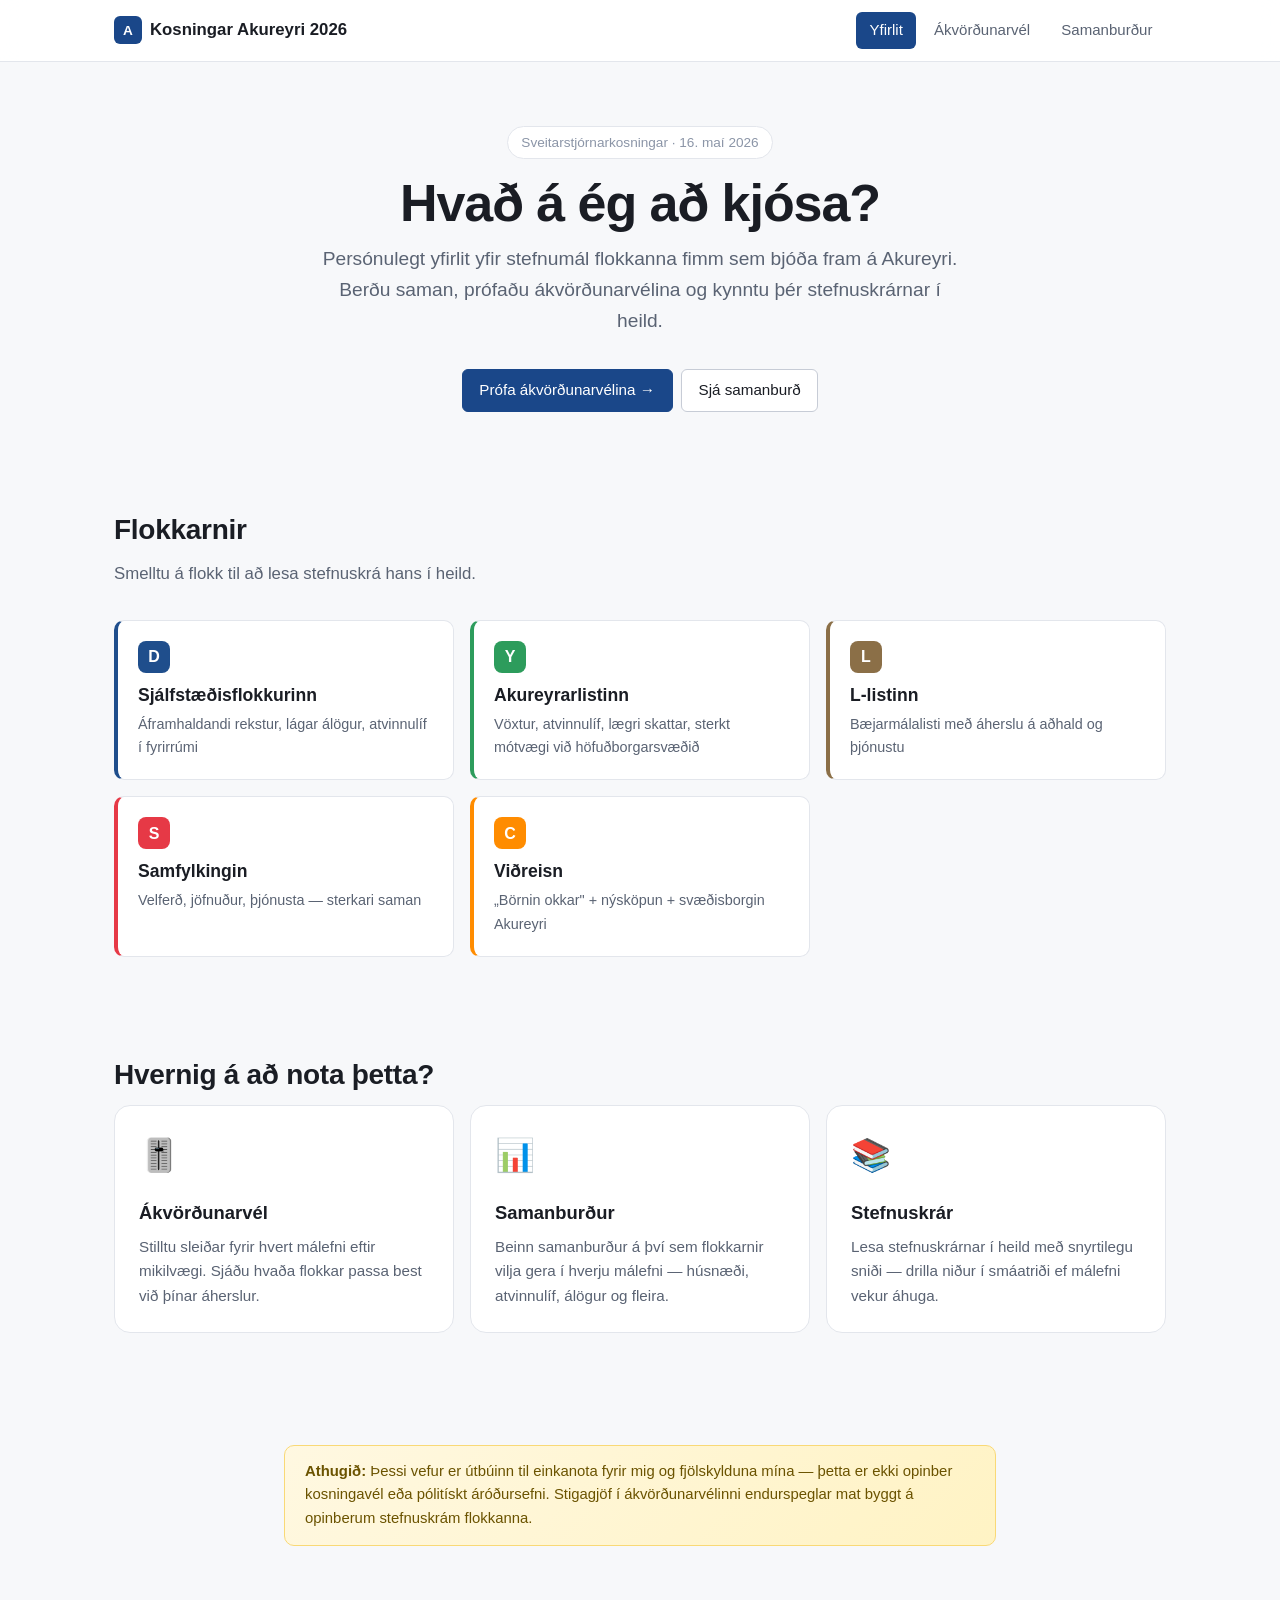
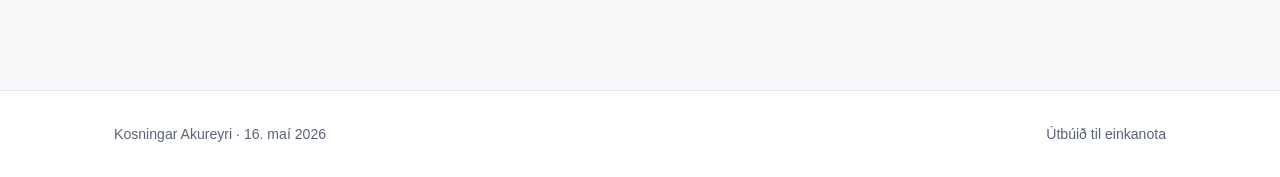
<file: index.html>
<!DOCTYPE html>
<html lang="is">
<head>
  <meta charset="UTF-8">
  <meta name="viewport" content="width=device-width, initial-scale=1.0">
  <title>Kosningar Akureyri 2026 — Yfirlit</title>
  <meta name="description" content="Persónulegt yfirlit yfir stefnumál flokka í sveitarstjórnarkosningum á Akureyri 16. maí 2026.">
  <link rel="stylesheet" href="assets/styles.css">
</head>
<body>
  <header class="site-header">
    <nav class="site-nav">
      <a href="index.html" class="site-logo">
        <span class="logo-mark">A</span>
        Kosningar Akureyri 2026
      </a>
      <div class="nav-links">
        <a href="index.html" class="active">Yfirlit</a>
        <a href="akvardanavel.html">Ákvörðunarvél</a>
        <a href="samanburdur.html">Samanburður</a>
      </div>
    </nav>
  </header>

  <main>
    <section class="hero">
      <div class="container-narrow">
        <span class="meta">Sveitarstjórnarkosningar · 16. maí 2026</span>
        <h1>Hvað á ég að kjósa?</h1>
        <p class="lead">
          Persónulegt yfirlit yfir stefnumál flokkanna fimm sem bjóða fram á Akureyri.
          Berðu saman, prófaðu ákvörðunarvélina og kynntu þér stefnuskrárnar í heild.
        </p>
        <div class="btn-group" style="justify-content: center;">
          <a href="akvardanavel.html" class="btn btn-primary">Prófa ákvörðunarvélina →</a>
          <a href="samanburdur.html" class="btn">Sjá samanburð</a>
        </div>
      </div>
    </section>

    <section class="section">
      <div class="container">
        <h2>Flokkarnir</h2>
        <p class="section-lead">Smelltu á flokk til að lesa stefnuskrá hans í heild.</p>
        <div class="card-grid" id="party-grid">
          <!-- Fylling kemur frá JS -->
        </div>
      </div>
    </section>

    <section class="section">
      <div class="container">
        <h2>Hvernig á að nota þetta?</h2>
        <div class="card-grid">
          <a href="akvardanavel.html" class="action-card">
            <span class="icon">🎚️</span>
            <h3>Ákvörðunarvél</h3>
            <p>Stilltu sleiðar fyrir hvert málefni eftir mikilvægi. Sjáðu hvaða flokkar passa best við þínar áherslur.</p>
          </a>
          <a href="samanburdur.html" class="action-card">
            <span class="icon">📊</span>
            <h3>Samanburður</h3>
            <p>Beinn samanburður á því sem flokkarnir vilja gera í hverju málefni — húsnæði, atvinnulíf, álögur og fleira.</p>
          </a>
          <a href="stefnuskra/sjalfstaedisflokkurinn-rekstur.html" class="action-card">
            <span class="icon">📚</span>
            <h3>Stefnuskrár</h3>
            <p>Lesa stefnuskrárnar í heild með snyrtilegu sniði — drilla niður í smáatriði ef málefni vekur áhuga.</p>
          </a>
        </div>
      </div>
    </section>

    <section class="section">
      <div class="container-narrow">
        <div class="disclaimer-banner">
          <strong>Athugið:</strong> Þessi vefur er útbúinn til einkanota fyrir mig og fjölskylduna mína —
          þetta er ekki opinber kosningavél eða pólitískt áróðursefni. Stigagjöf í ákvörðunarvélinni
          endurspeglar mat byggt á opinberum stefnuskrám flokkanna.
        </div>
      </div>
    </section>
  </main>

  <footer class="site-footer">
    <div class="container">
      <div class="footer-content">
        <span>Kosningar Akureyri · 16. maí 2026</span>
        <span class="text-muted">Útbúið til einkanota</span>
      </div>
    </div>
  </footer>

  <script src="assets/data.js"></script>
  <script>
    const grid = document.getElementById('party-grid');
    PARTIES.forEach(party => {
      const card = document.createElement('a');
      card.className = 'party-card';
      card.href = party.manifestoUrl;
      card.style.setProperty('--party-color', party.color);
      card.innerHTML = `
        <div class="party-letter">${party.listLetter}</div>
        <h3>${party.name}</h3>
        <p>${party.tagline}</p>
      `;
      grid.appendChild(card);
    });
  </script>
</body>
</html>
</file>
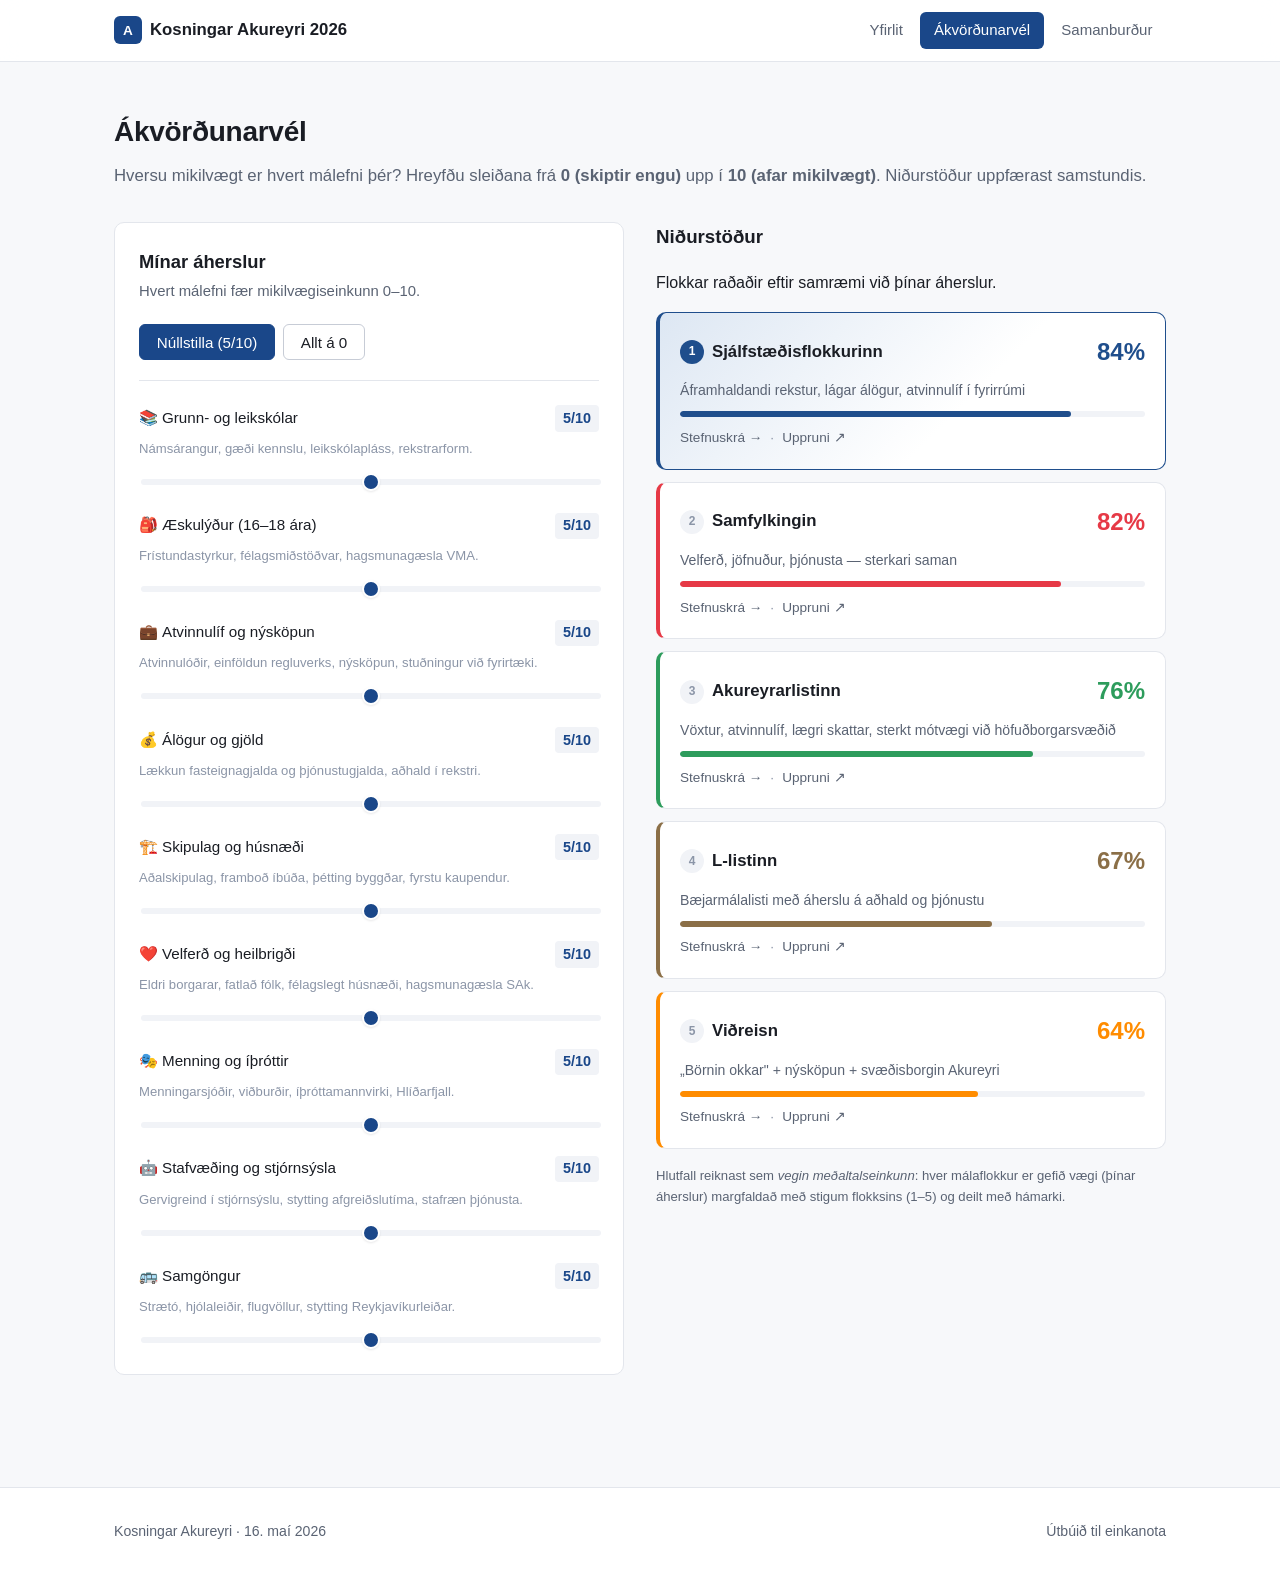
<file: akvardanavel.html>
<!DOCTYPE html>
<html lang="is">
<head>
  <meta charset="UTF-8">
  <meta name="viewport" content="width=device-width, initial-scale=1.0">
  <title>Ákvörðunarvél — Kosningar Akureyri 2026</title>
  <meta name="description" content="Stilltu sleiðar fyrir hvert málefni og sjáðu hvaða flokkur passar best við þínar áherslur.">
  <link rel="stylesheet" href="assets/styles.css">
</head>
<body>
  <header class="site-header">
    <nav class="site-nav">
      <a href="index.html" class="site-logo">
        <span class="logo-mark">A</span>
        Kosningar Akureyri 2026
      </a>
      <div class="nav-links">
        <a href="index.html">Yfirlit</a>
        <a href="akvardanavel.html" class="active">Ákvörðunarvél</a>
        <a href="samanburdur.html">Samanburður</a>
      </div>
    </nav>
  </header>

  <main>
    <section class="section">
      <div class="container">
        <h2>Ákvörðunarvél</h2>
        <p class="section-lead">
          Hversu mikilvægt er hvert málefni þér? Hreyfðu sleiðana frá <strong>0 (skiptir engu)</strong>
          upp í <strong>10 (afar mikilvægt)</strong>. Niðurstöður uppfærast samstundis.
        </p>

        <div class="matrix-grid">
          <div class="sliders-panel">
            <h3>Mínar áherslur</h3>
            <p class="panel-lead">Hvert málefni fær mikilvægiseinkunn 0–10.</p>

            <div class="preset-buttons">
              <button class="btn btn-primary" id="preset-neutral">Núllstilla (5/10)</button>
              <button class="btn" id="preset-zero">Allt á 0</button>
            </div>

            <div id="sliders">
              <!-- Sliders koma frá JS -->
            </div>
          </div>

          <div class="results-panel">
            <h3 style="margin-top: 0;">Niðurstöður</h3>
            <p class="panel-lead">Flokkar raðaðir eftir samræmi við þínar áherslur.</p>
            <div id="results">
              <!-- Niðurstöður koma frá JS -->
            </div>
            <p class="text-muted" style="font-size: 0.82rem; margin-top: 1rem;">
              Hlutfall reiknast sem <em>vegin meðaltalseinkunn</em>: hver málaflokkur er gefið
              vægi (þínar áherslur) margfaldað með stigum flokksins (1–5) og deilt með hámarki.
            </p>
          </div>
        </div>
      </div>
    </section>
  </main>

  <footer class="site-footer">
    <div class="container">
      <div class="footer-content">
        <span>Kosningar Akureyri · 16. maí 2026</span>
        <span class="text-muted">Útbúið til einkanota</span>
      </div>
    </div>
  </footer>

  <script src="assets/data.js"></script>
  <script>
    const slidersContainer = document.getElementById('sliders');
    const resultsContainer = document.getElementById('results');

    // State
    let importance = { ...NEUTRAL_PRESET };

    function buildSliders() {
      slidersContainer.innerHTML = '';
      TOPICS.forEach(topic => {
        const row = document.createElement('div');
        row.className = 'slider-row';
        row.innerHTML = `
          <div class="slider-label">
            <span class="label-text"><span class="label-icon">${topic.icon}</span>${topic.name}</span>
            <span class="label-value" id="val-${topic.id}">${importance[topic.id]}/10</span>
          </div>
          <p class="topic-desc">${topic.description}</p>
          <input type="range" id="slider-${topic.id}" min="0" max="10" step="1" value="${importance[topic.id]}">
        `;
        slidersContainer.appendChild(row);

        const slider = row.querySelector(`#slider-${topic.id}`);
        const valSpan = row.querySelector(`#val-${topic.id}`);
        slider.addEventListener('input', (e) => {
          importance[topic.id] = parseInt(e.target.value, 10);
          valSpan.textContent = `${importance[topic.id]}/10`;
          renderResults();
        });
      });
    }

    function renderResults() {
      const ranked = rankParties(importance);
      const total = Object.values(importance).reduce((a, b) => a + b, 0);

      if (total === 0) {
        resultsContainer.innerHTML = `
          <div class="text-muted" style="padding: 2rem; text-align: center; background: var(--surface); border: 1px solid var(--border); border-radius: var(--radius-md);">
            Stilltu inn að minnsta kosti eitt málefni á hærra en 0 til að sjá niðurstöður.
          </div>`;
        return;
      }

      resultsContainer.innerHTML = '';
      ranked.forEach((entry, idx) => {
        const { party, match } = entry;
        const card = document.createElement('div');
        card.className = `match-card rank-${idx + 1}`;
        card.style.setProperty('--party-color', party.color);
        card.style.setProperty('--party-color-light', party.colorLight);
        card.innerHTML = `
          <div class="match-header">
            <span class="match-name">
              <span class="rank-badge">${idx + 1}</span>
              ${party.name}
            </span>
            <span class="match-percent">${match}%</span>
          </div>
          <p class="match-tagline">${party.tagline}</p>
          <div class="match-bar">
            <div class="match-bar-fill" style="width: ${match}%;"></div>
          </div>
          <div class="match-actions">
            <a href="${party.manifestoUrl}">Stefnuskrá →</a>
            <span style="color: var(--text-faint);">·</span>
            <a href="${party.url}" target="_blank" rel="noopener">Uppruni ↗</a>
          </div>
        `;
        resultsContainer.appendChild(card);
      });
    }

    function applyPreset(preset) {
      importance = { ...preset };
      TOPICS.forEach(topic => {
        const slider = document.getElementById(`slider-${topic.id}`);
        const valSpan = document.getElementById(`val-${topic.id}`);
        slider.value = importance[topic.id];
        valSpan.textContent = `${importance[topic.id]}/10`;
      });
      renderResults();
    }

    document.getElementById('preset-neutral').addEventListener('click', () => applyPreset(NEUTRAL_PRESET));
    document.getElementById('preset-zero').addEventListener('click', () => applyPreset(Object.fromEntries(TOPICS.map(t => [t.id, 0]))));

    buildSliders();
    renderResults();
  </script>
</body>
</html>
</file>
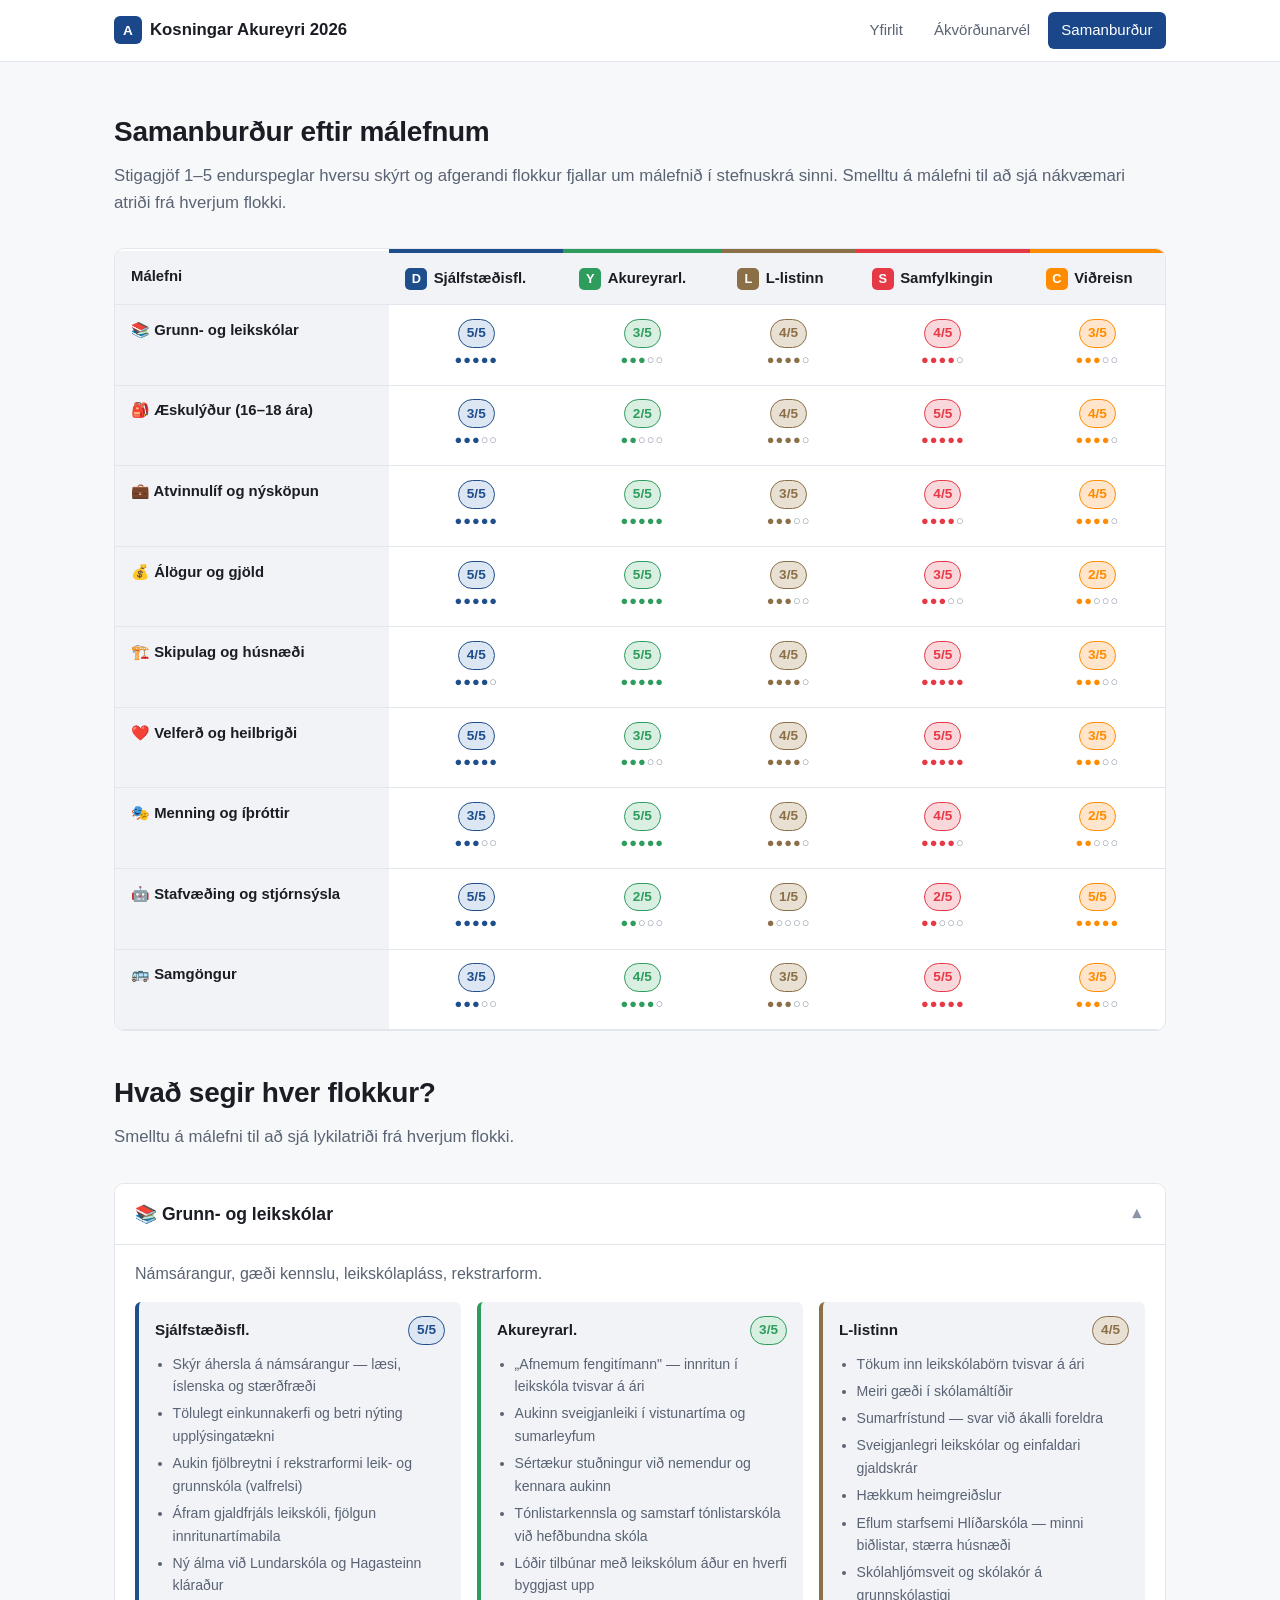
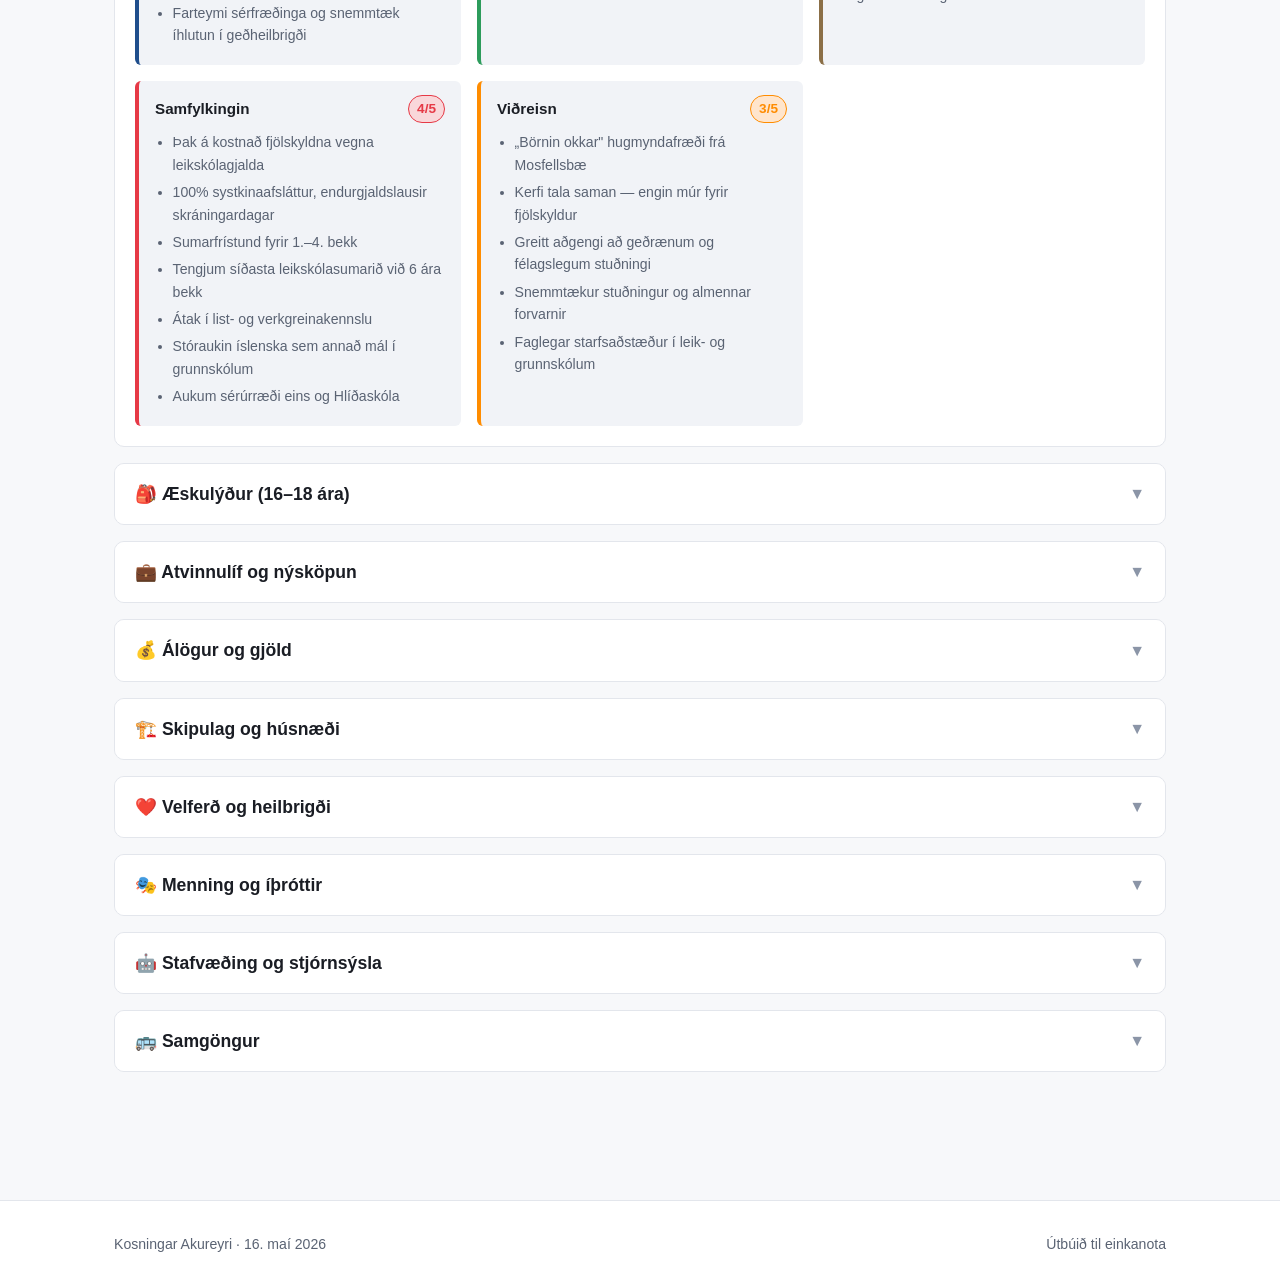
<file: samanburdur.html>
<!DOCTYPE html>
<html lang="is">
<head>
  <meta charset="UTF-8">
  <meta name="viewport" content="width=device-width, initial-scale=1.0">
  <title>Samanburður — Kosningar Akureyri 2026</title>
  <meta name="description" content="Beinn samanburður á stefnumálum flokkanna á Akureyri eftir málefnum.">
  <link rel="stylesheet" href="assets/styles.css">
</head>
<body>
  <header class="site-header">
    <nav class="site-nav">
      <a href="index.html" class="site-logo">
        <span class="logo-mark">A</span>
        Kosningar Akureyri 2026
      </a>
      <div class="nav-links">
        <a href="index.html">Yfirlit</a>
        <a href="akvardanavel.html">Ákvörðunarvél</a>
        <a href="samanburdur.html" class="active">Samanburður</a>
      </div>
    </nav>
  </header>

  <main>
    <section class="section">
      <div class="container">
        <h2>Samanburður eftir málefnum</h2>
        <p class="section-lead">
          Stigagjöf 1–5 endurspeglar hversu skýrt og afgerandi flokkur fjallar um málefnið í stefnuskrá sinni.
          Smelltu á málefni til að sjá nákvæmari atriði frá hverjum flokki.
        </p>

        <div class="comparison-table-wrap" style="margin-bottom: 2.5rem;">
          <table class="comparison-table">
            <thead>
              <tr id="header-row">
                <th>Málefni</th>
                <!-- Flokkar koma frá JS -->
              </tr>
            </thead>
            <tbody id="comparison-tbody">
              <!-- Raðir koma frá JS -->
            </tbody>
          </table>
        </div>

        <h2>Hvað segir hver flokkur?</h2>
        <p class="section-lead">Smelltu á málefni til að sjá lykilatriði frá hverjum flokki.</p>
        <div id="topic-sections">
          <!-- Topic sections koma frá JS -->
        </div>
      </div>
    </section>
  </main>

  <footer class="site-footer">
    <div class="container">
      <div class="footer-content">
        <span>Kosningar Akureyri · 16. maí 2026</span>
        <span class="text-muted">Útbúið til einkanota</span>
      </div>
    </div>
  </footer>

  <script src="assets/data.js"></script>
  <script>
    // Byggja upp dálka í haus
    const headerRow = document.getElementById('header-row');
    PARTIES.forEach(party => {
      const th = document.createElement('th');
      th.className = 'party-th';
      th.style.setProperty('--party-color', party.color);
      th.innerHTML = `<span class="party-th-letter">${party.listLetter}</span>${party.shortName}`;
      headerRow.appendChild(th);
    });

    // Byggja upp matrix
    const tbody = document.getElementById('comparison-tbody');
    TOPICS.forEach(topic => {
      const tr = document.createElement('tr');
      const topicCell = document.createElement('td');
      topicCell.className = 'topic-cell';
      topicCell.innerHTML = `${topic.icon} ${topic.name}`;
      tr.appendChild(topicCell);

      PARTIES.forEach(party => {
        const td = document.createElement('td');
        td.className = 'score-cell';
        const score = party.scores[topic.id] || 0;
        const filled = '●'.repeat(score);
        const empty = '○'.repeat(5 - score);
        td.innerHTML = `<span class="score-pill" style="--party-color: ${party.color}; --party-color-light: ${party.colorLight};">${score}/5</span><br><span style="color: ${party.color}; letter-spacing: 1px; font-size: 0.8rem;">${filled}<span style="color: var(--text-faint);">${empty}</span></span>`;
        tr.appendChild(td);
      });

      tbody.appendChild(tr);
    });

    // Topic detail sections
    const topicSections = document.getElementById('topic-sections');
    TOPICS.forEach((topic, idx) => {
      const section = document.createElement('div');
      section.className = 'topic-section' + (idx === 0 ? ' open' : '');

      const header = document.createElement('div');
      header.className = 'topic-section-header';
      header.innerHTML = `
        <h3>${topic.icon} ${topic.name}</h3>
        <span class="chevron">▼</span>
      `;
      header.addEventListener('click', () => section.classList.toggle('open'));

      const body = document.createElement('div');
      body.className = 'topic-section-body';

      let bodyContent = `<p class="text-muted" style="margin-top: 1rem;">${topic.description}</p>`;
      bodyContent += '<div class="party-points">';

      PARTIES.forEach(party => {
        const points = party.keyPoints[topic.id] || [];
        const score = party.scores[topic.id] || 0;
        bodyContent += `
          <div class="party-points-card" style="--party-color: ${party.color};">
            <h4>
              <span>${party.shortName}</span>
              <span class="score-pill" style="--party-color: ${party.color}; --party-color-light: ${party.colorLight};">${score}/5</span>
            </h4>
            <ul>${points.map(p => `<li>${p}</li>`).join('')}</ul>
          </div>
        `;
      });

      bodyContent += '</div>';
      body.innerHTML = bodyContent;

      section.appendChild(header);
      section.appendChild(body);
      topicSections.appendChild(section);
    });
  </script>
</body>
</html>
</file>
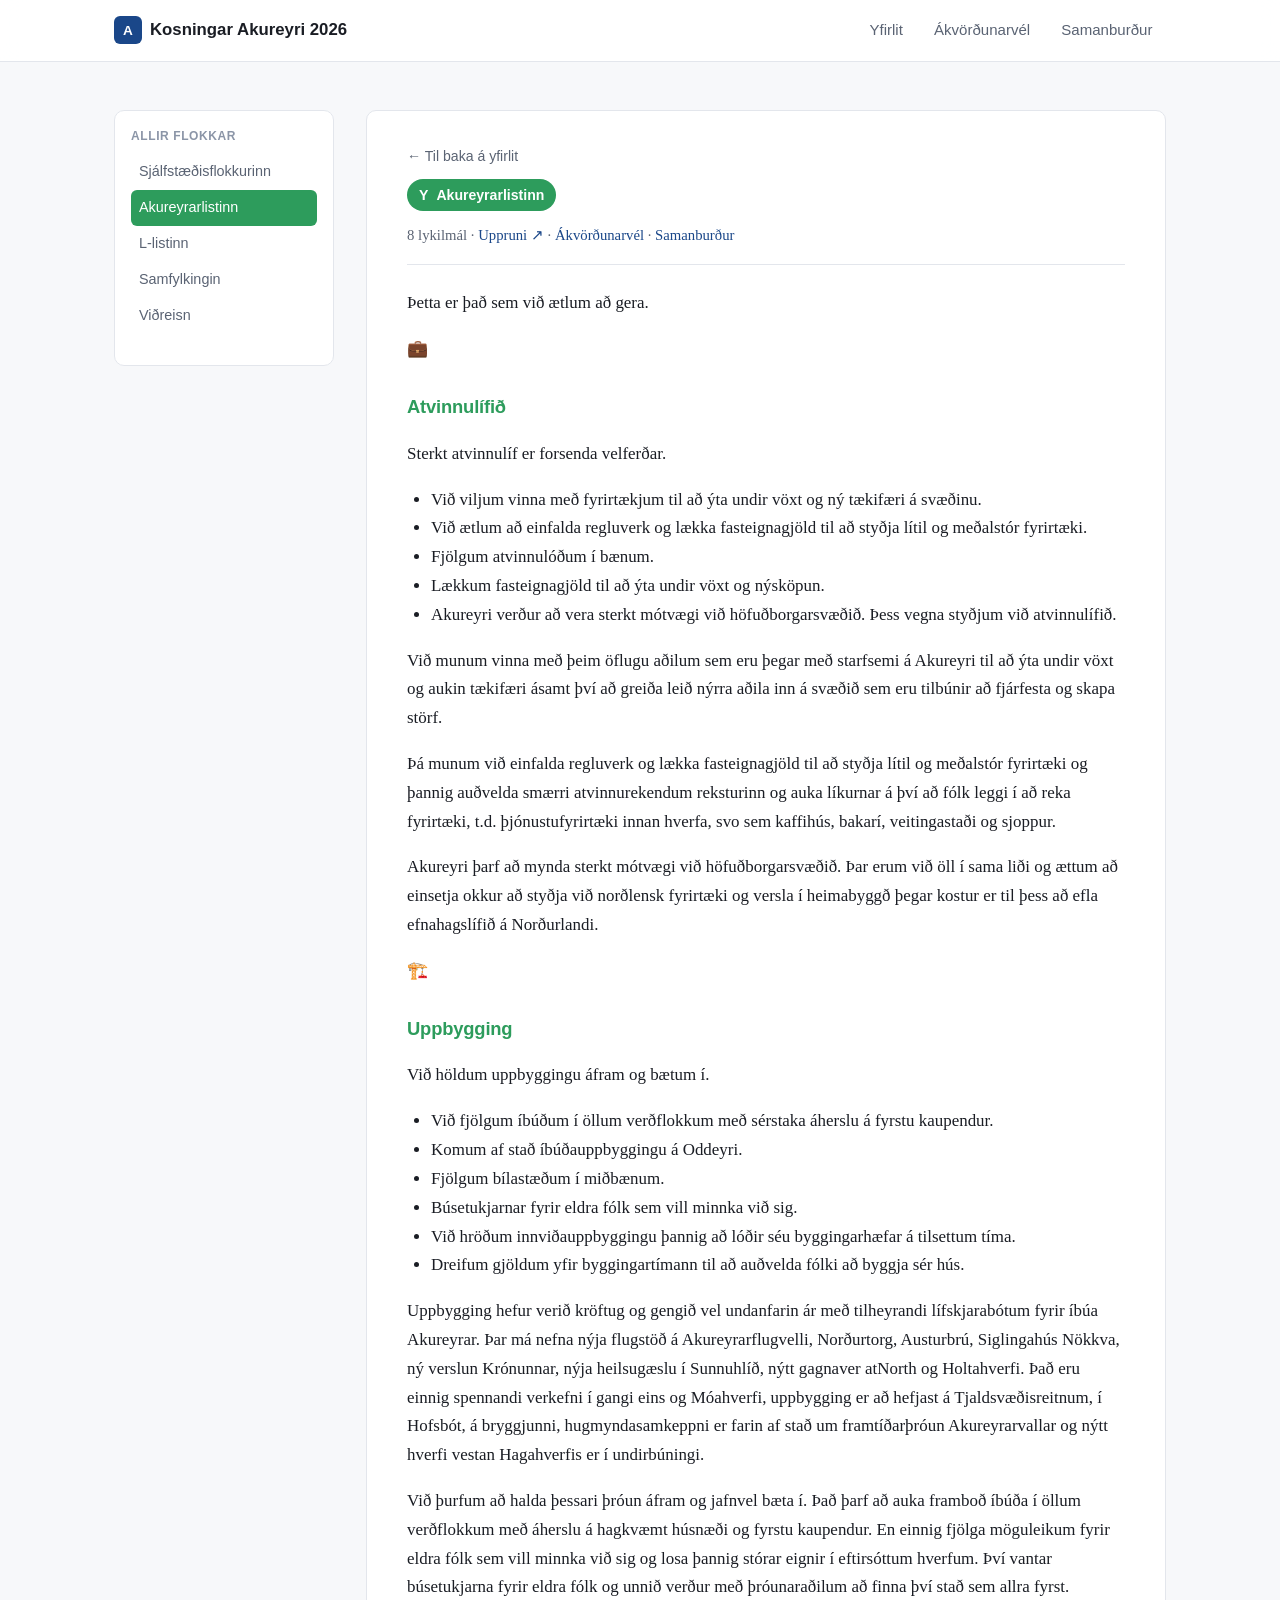
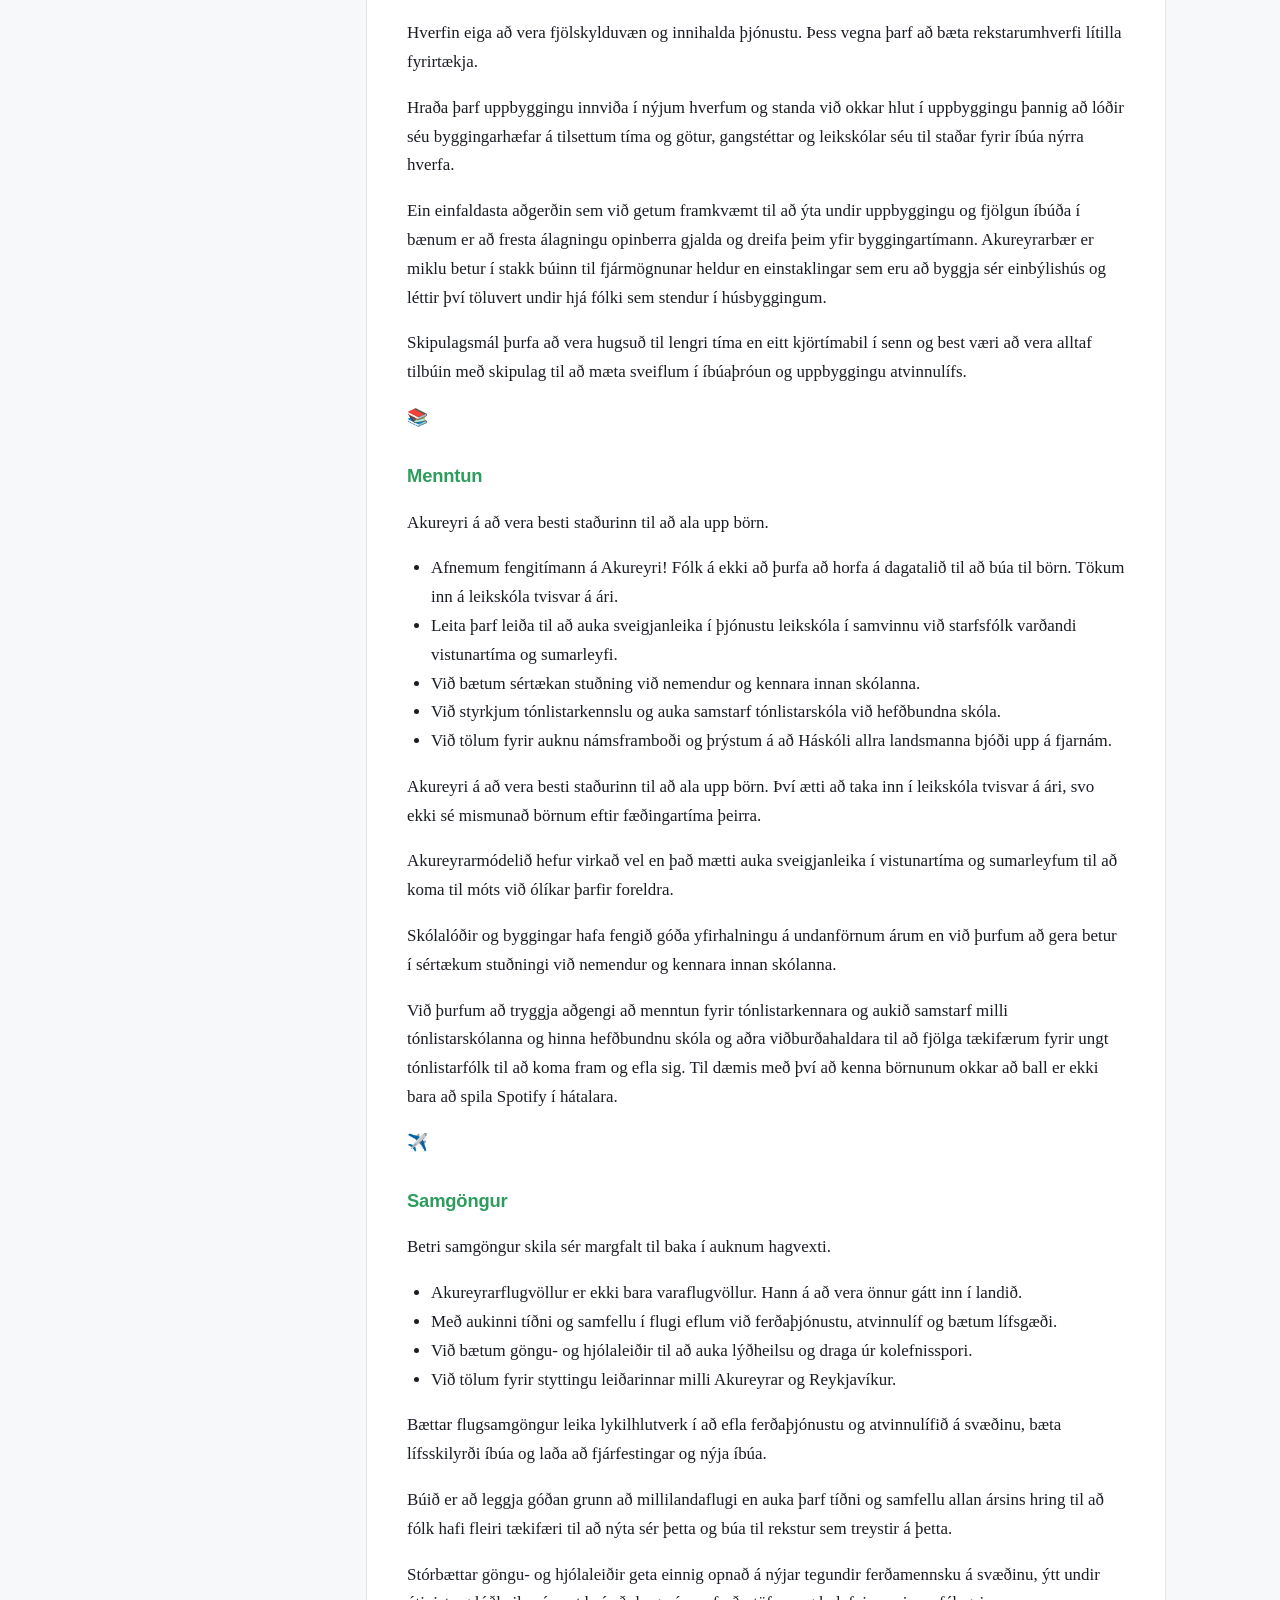
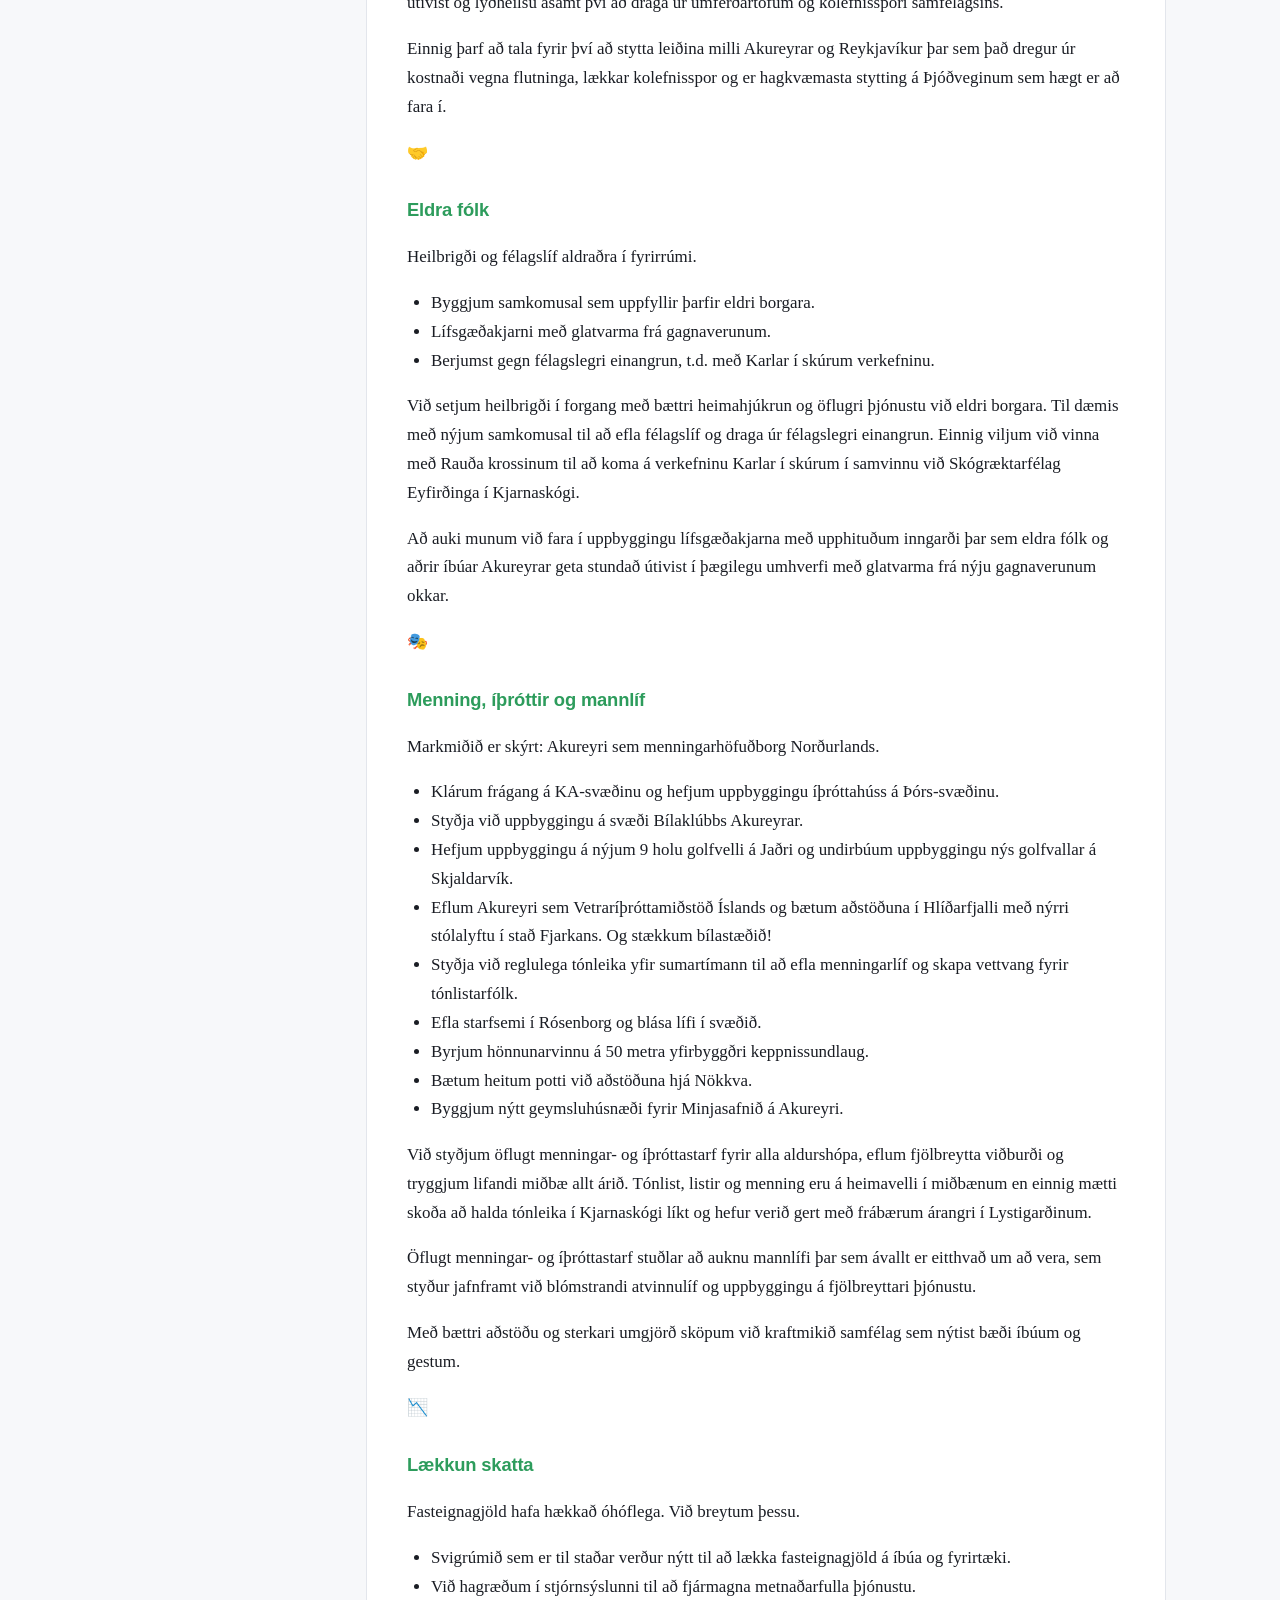
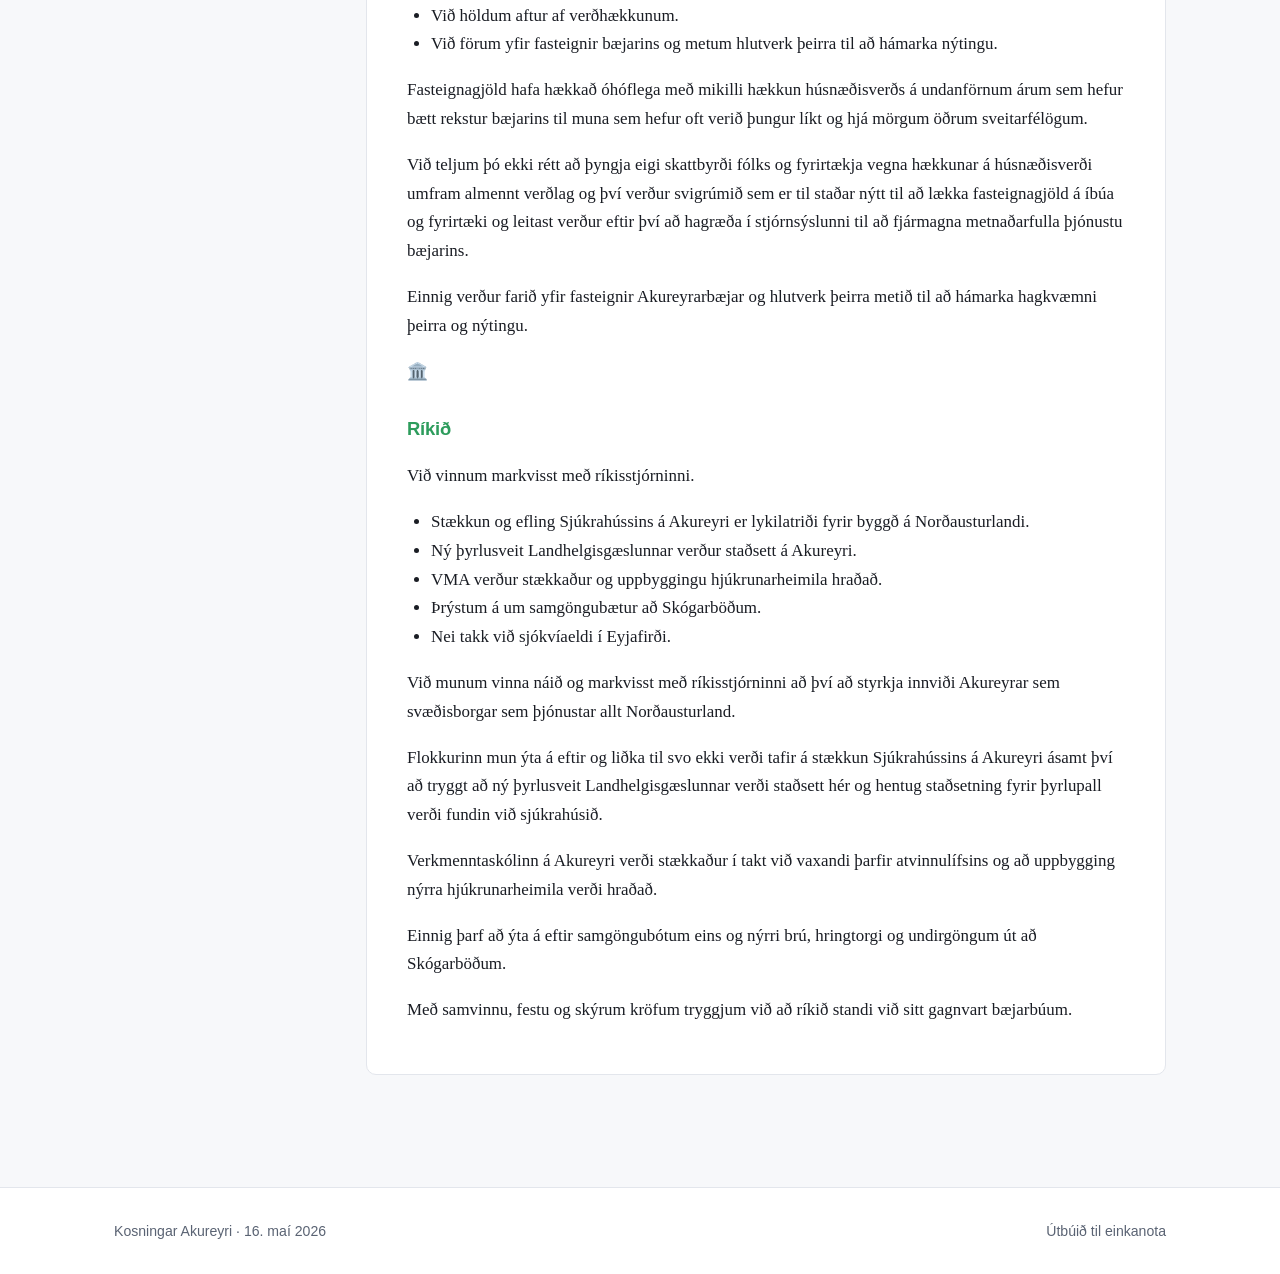
<file: stefnuskra/akureyrarlistinn.html>
<!DOCTYPE html>
<html lang="is">
<head>
  <meta charset="UTF-8">
  <meta name="viewport" content="width=device-width, initial-scale=1.0">
  <title>8 lykilmál — Akureyrarlistinn · Kosningar Akureyri 2026</title>
  <meta name="description" content="Stefnuskrá Akureyrarlistinn — Kosningar Akureyri 2026.">
  <link rel="stylesheet" href="../assets/styles.css">
</head>
<body>
  <header class="site-header">
    <nav class="site-nav">
      <a href="../index.html" class="site-logo">
        <span class="logo-mark">A</span>
        Kosningar Akureyri 2026
      </a>
      <div class="nav-links">
        <a href="../index.html">Yfirlit</a>
        <a href="../akvardanavel.html">Ákvörðunarvél</a>
        <a href="../samanburdur.html">Samanburður</a>
      </div>
    </nav>
  </header>

  <main>
    <section class="section">
      <div class="container">
        <div class="viewer-layout">
          <aside class="viewer-sidebar" style="--party-color: #2D9C5C;">
          <h4>Allir flokkar</h4>
          <ul>
          <li><a href="sjalfstaedisflokkurinn-rekstur.html">Sjálfstæðisflokkurinn</a></li>
          <li><a href="akureyrarlistinn.html" class="active" style="--party-color: #2D9C5C;">Akureyrarlistinn</a></li>
          <li><a href="l-listinn.html">L-listinn</a></li>
          <li><a href="samfylkingin.html">Samfylkingin</a></li>
          <li><a href="vidreisn.html">Viðreisn</a></li>
          </ul>
          </aside>
          <article class="viewer-content" style="--party-color: #2D9C5C;">
            <div class="viewer-header">
              <a href="../index.html" class="back-link">← Til baka á yfirlit</a>
              <div>
                <span class="party-pill" style="--party-color: #2D9C5C; background: #2D9C5C;">
                  <strong>Y</strong> Akureyrarlistinn
                </span>
              </div>
              <p class="text-muted" style="margin: 0.25rem 0 0; font-size: 0.92rem;">
                8 lykilmál
                · <a href="https://akureyrarlistinn.is/stefna/" target="_blank" rel="noopener">Uppruni ↗</a>
                · <a href="../akvardanavel.html">Ákvörðunarvél</a>
                · <a href="../samanburdur.html">Samanburður</a>
              </p>
            </div>
            <p>Þetta er það sem við ætlum að gera.</p>
<p>💼</p>
<h3>Atvinnulífið</h3>
<p>Sterkt atvinnulíf er forsenda velferðar.</p>
<ul>
<li>Við viljum vinna með fyrirtækjum til að ýta undir vöxt og ný tækifæri á svæðinu.</li>
<li>Við ætlum að einfalda regluverk og lækka fasteignagjöld til að styðja lítil og meðalstór fyrirtæki.</li>
<li>Fjölgum atvinnulóðum í bænum.</li>
<li>Lækkum fasteignagjöld til að ýta undir vöxt og nýsköpun.</li>
<li>Akureyri verður að vera sterkt mótvægi við höfuðborgarsvæðið. Þess vegna styðjum við atvinnulífið.</li>
</ul>
<p>Við munum vinna með þeim öflugu aðilum sem eru þegar með starfsemi á Akureyri til að ýta undir vöxt og aukin tækifæri ásamt því að greiða leið nýrra aðila inn á svæðið sem eru tilbúnir að fjárfesta og skapa störf.</p>
<p>Þá munum við einfalda regluverk og lækka fasteignagjöld til að styðja lítil og meðalstór fyrirtæki og þannig auðvelda smærri atvinnurekendum reksturinn og auka líkurnar á því að fólk leggi í að reka fyrirtæki, t.d. þjónustufyrirtæki innan hverfa, svo sem kaffihús, bakarí, veitingastaði og sjoppur.</p>
<p>Akureyri þarf að mynda sterkt mótvægi við höfuðborgarsvæðið. Þar erum við öll í sama liði og ættum að einsetja okkur að styðja við norðlensk fyrirtæki og versla í heimabyggð þegar kostur er til þess að efla efnahagslífið á Norðurlandi.</p>
<p>🏗️</p>
<h3>Uppbygging</h3>
<p>Við höldum uppbyggingu áfram og bætum í.</p>
<ul>
<li>Við fjölgum íbúðum í öllum verðflokkum með sérstaka áherslu á fyrstu kaupendur.</li>
<li>Komum af stað íbúðauppbyggingu á Oddeyri.</li>
<li>Fjölgum bílastæðum í miðbænum.</li>
<li>Búsetukjarnar fyrir eldra fólk sem vill minnka við sig.</li>
<li>Við hröðum innviðauppbyggingu þannig að lóðir séu byggingarhæfar á tilsettum tíma.</li>
<li>Dreifum gjöldum yfir byggingartímann til að auðvelda fólki að byggja sér hús.</li>
</ul>
<p>Uppbygging hefur verið kröftug og gengið vel undanfarin ár með tilheyrandi lífskjarabótum fyrir íbúa Akureyrar. Þar má nefna nýja flugstöð á Akureyrarflugvelli, Norðurtorg, Austurbrú, Siglingahús Nökkva, ný verslun Krónunnar, nýja heilsugæslu í Sunnuhlíð, nýtt gagnaver atNorth og Holtahverfi. Það eru einnig spennandi verkefni í gangi eins og Móahverfi, uppbygging er að hefjast á Tjaldsvæðisreitnum, í Hofsbót, á bryggjunni, hugmyndasamkeppni er farin af stað um framtíðarþróun Akureyrarvallar og nýtt hverfi vestan Hagahverfis er í undirbúningi.</p>
<p>Við þurfum að halda þessari þróun áfram og jafnvel bæta í. Það þarf að auka framboð íbúða í öllum verðflokkum með áherslu á hagkvæmt húsnæði og fyrstu kaupendur. En einnig fjölga möguleikum fyrir eldra fólk sem vill minnka við sig og losa þannig stórar eignir í eftirsóttum hverfum. Því vantar búsetukjarna fyrir eldra fólk og unnið verður með þróunaraðilum að finna því stað sem allra fyrst.</p>
<p>Hverfin eiga að vera fjölskylduvæn og innihalda þjónustu. Þess vegna þarf að bæta rekstarumhverfi lítilla fyrirtækja.</p>
<p>Hraða þarf uppbyggingu innviða í nýjum hverfum og standa við okkar hlut í uppbyggingu þannig að lóðir séu byggingarhæfar á tilsettum tíma og götur, gangstéttar og leikskólar séu til staðar fyrir íbúa nýrra hverfa.</p>
<p>Ein einfaldasta aðgerðin sem við getum framkvæmt til að ýta undir uppbyggingu og fjölgun íbúða í bænum er að fresta álagningu opinberra gjalda og dreifa þeim yfir byggingartímann. Akureyrarbær er miklu betur í stakk búinn til fjármögnunar heldur en einstaklingar sem eru að byggja sér einbýlishús og léttir því töluvert undir hjá fólki sem stendur í húsbyggingum.</p>
<p>Skipulagsmál þurfa að vera hugsuð til lengri tíma en eitt kjörtímabil í senn og best væri að vera alltaf tilbúin með skipulag til að mæta sveiflum í íbúaþróun og uppbyggingu atvinnulífs.</p>
<p>📚</p>
<h3>Menntun</h3>
<p>Akureyri á að vera besti staðurinn til að ala upp börn.</p>
<ul>
<li>Afnemum fengitímann á Akureyri! Fólk á ekki að þurfa að horfa á dagatalið til að búa til börn. Tökum inn á leikskóla tvisvar á ári.</li>
<li>Leita þarf leiða til að auka sveigjanleika í þjónustu leikskóla í samvinnu við starfsfólk varðandi vistunartíma og sumarleyfi.</li>
<li>Við bætum sértækan stuðning við nemendur og kennara innan skólanna.</li>
<li>Við styrkjum tónlistarkennslu og auka samstarf tónlistarskóla við hefðbundna skóla.</li>
<li>Við tölum fyrir auknu námsframboði og þrýstum á að Háskóli allra landsmanna bjóði upp á fjarnám.</li>
</ul>
<p>Akureyri á að vera besti staðurinn til að ala upp börn. Því ætti að taka inn í leikskóla tvisvar á ári, svo ekki sé mismunað börnum eftir fæðingartíma þeirra.</p>
<p>Akureyrarmódelið hefur virkað vel en það mætti auka sveigjanleika í vistunartíma og sumarleyfum til að koma til móts við ólíkar þarfir foreldra.</p>
<p>Skólalóðir og byggingar hafa fengið góða yfirhalningu á undanförnum árum en við þurfum að gera betur í sértækum stuðningi við nemendur og kennara innan skólanna.</p>
<p>Við þurfum að tryggja aðgengi að menntun fyrir tónlistarkennara og aukið samstarf milli tónlistarskólanna og hinna hefðbundnu skóla og aðra viðburðahaldara til að fjölga tækifærum fyrir ungt tónlistarfólk til að koma fram og efla sig. Til dæmis með því að kenna börnunum okkar að ball er ekki bara að spila Spotify í hátalara.</p>
<p>✈️</p>
<h3>Samgöngur</h3>
<p>Betri samgöngur skila sér margfalt til baka í auknum hagvexti.</p>
<ul>
<li>Akureyrarflugvöllur er ekki bara varaflugvöllur. Hann á að vera önnur gátt inn í landið.</li>
<li>Með aukinni tíðni og samfellu í flugi eflum við ferðaþjónustu, atvinnulíf og bætum lífsgæði.</li>
<li>Við bætum göngu- og hjólaleiðir til að auka lýðheilsu og draga úr kolefnisspori.</li>
<li>Við tölum fyrir styttingu leiðarinnar milli Akureyrar og Reykjavíkur.</li>
</ul>
<p>Bættar flugsamgöngur leika lykilhlutverk í að efla ferðaþjónustu og atvinnulífið á svæðinu, bæta lífsskilyrði íbúa og laða að fjárfestingar og nýja íbúa.</p>
<p>Búið er að leggja góðan grunn að millilandaflugi en auka þarf tíðni og samfellu allan ársins hring til að fólk hafi fleiri tækifæri til að nýta sér þetta og búa til rekstur sem treystir á þetta.</p>
<p>Stórbættar göngu- og hjólaleiðir geta einnig opnað á nýjar tegundir ferðamennsku á svæðinu, ýtt undir útivist og lýðheilsu ásamt því að draga úr umferðartöfum og kolefnisspori samfélagsins.</p>
<p>Einnig þarf að tala fyrir því að stytta leiðina milli Akureyrar og Reykjavíkur þar sem það dregur úr kostnaði vegna flutninga, lækkar kolefnisspor og er hagkvæmasta stytting á Þjóðveginum sem hægt er að fara í.</p>
<p>🤝</p>
<h3>Eldra fólk</h3>
<p>Heilbrigði og félagslíf aldraðra í fyrirrúmi.</p>
<ul>
<li>Byggjum samkomusal sem uppfyllir þarfir eldri borgara.</li>
<li>Lífsgæðakjarni með glatvarma frá gagnaverunum.</li>
<li>Berjumst gegn félagslegri einangrun, t.d. með Karlar í skúrum verkefninu.</li>
</ul>
<p>Við setjum heilbrigði í forgang með bættri heimahjúkrun og öflugri þjónustu við eldri borgara. Til dæmis með nýjum samkomusal til að efla félagslíf og draga úr félagslegri einangrun. Einnig viljum við vinna með Rauða krossinum til að koma á verkefninu Karlar í skúrum í samvinnu við Skógræktarfélag Eyfirðinga í Kjarnaskógi.</p>
<p>Að auki munum við fara í uppbyggingu lífsgæðakjarna með upphituðum inngarði þar sem eldra fólk og aðrir íbúar Akureyrar geta stundað útivist í þægilegu umhverfi með glatvarma frá nýju gagnaverunum okkar.</p>
<p>🎭</p>
<h3>Menning, íþróttir og mannlíf</h3>
<p>Markmiðið er skýrt: Akureyri sem menningarhöfuðborg Norðurlands.</p>
<ul>
<li>Klárum frágang á KA-svæðinu og hefjum uppbyggingu íþróttahúss á Þórs-svæðinu.</li>
<li>Styðja við uppbyggingu á svæði Bílaklúbbs Akureyrar.</li>
<li>Hefjum uppbyggingu á nýjum 9 holu golfvelli á Jaðri og undirbúum uppbyggingu nýs golfvallar á Skjaldarvík.</li>
<li>Eflum Akureyri sem Vetraríþróttamiðstöð Íslands og bætum aðstöðuna í Hlíðarfjalli með nýrri stólalyftu í stað Fjarkans. Og stækkum bílastæðið!</li>
<li>Styðja við reglulega tónleika yfir sumartímann til að efla menningarlíf og skapa vettvang fyrir tónlistarfólk.</li>
<li>Efla starfsemi í Rósenborg og blása lífi í svæðið.</li>
<li>Byrjum hönnunarvinnu á 50 metra yfirbyggðri keppnissundlaug.</li>
<li>Bætum heitum potti við aðstöðuna hjá Nökkva.</li>
<li>Byggjum nýtt geymsluhúsnæði fyrir Minjasafnið á Akureyri.</li>
</ul>
<p>Við styðjum öflugt menningar- og íþróttastarf fyrir alla aldurshópa, eflum fjölbreytta viðburði og tryggjum lifandi miðbæ allt árið. Tónlist, listir og menning eru á heimavelli í miðbænum en einnig mætti skoða að halda tónleika í Kjarnaskógi líkt og hefur verið gert með frábærum árangri í Lystigarðinum.</p>
<p>Öflugt menningar- og íþróttastarf stuðlar að auknu mannlífi þar sem ávallt er eitthvað um að vera, sem styður jafnframt við blómstrandi atvinnulíf og uppbyggingu á fjölbreyttari þjónustu.</p>
<p>Með bættri aðstöðu og sterkari umgjörð sköpum við kraftmikið samfélag sem nýtist bæði íbúum og gestum.</p>
<p>📉</p>
<h3>Lækkun skatta</h3>
<p>Fasteignagjöld hafa hækkað óhóflega. Við breytum þessu.</p>
<ul>
<li>Svigrúmið sem er til staðar verður nýtt til að lækka fasteignagjöld á íbúa og fyrirtæki.</li>
<li>Við hagræðum í stjórnsýslunni til að fjármagna metnaðarfulla þjónustu.</li>
<li>Við höldum aftur af verðhækkunum.</li>
<li>Við förum yfir fasteignir bæjarins og metum hlutverk þeirra til að hámarka nýtingu.</li>
</ul>
<p>Fasteignagjöld hafa hækkað óhóflega með mikilli hækkun húsnæðisverðs á undanförnum árum sem hefur bætt rekstur bæjarins til muna sem hefur oft verið þungur líkt og hjá mörgum öðrum sveitarfélögum.</p>
<p>Við teljum þó ekki rétt að þyngja eigi skattbyrði fólks og fyrirtækja vegna hækkunar á húsnæðisverði umfram almennt verðlag og því verður svigrúmið sem er til staðar nýtt til að lækka fasteignagjöld á íbúa og fyrirtæki og leitast verður eftir því að hagræða í stjórnsýslunni til að fjármagna metnaðarfulla þjónustu bæjarins.</p>
<p>Einnig verður farið yfir fasteignir Akureyrarbæjar og hlutverk þeirra metið til að hámarka hagkvæmni þeirra og nýtingu.</p>
<p>🏛️</p>
<h3>Ríkið</h3>
<p>Við vinnum markvisst með ríkisstjórninni.</p>
<ul>
<li>Stækkun og efling Sjúkrahússins á Akureyri er lykilatriði fyrir byggð á Norðausturlandi.</li>
<li>Ný þyrlusveit Landhelgisgæslunnar verður staðsett á Akureyri.</li>
<li>VMA verður stækkaður og uppbyggingu hjúkrunarheimila hraðað.</li>
<li>Þrýstum á um samgöngubætur að Skógarböðum.</li>
<li>Nei takk við sjókvíaeldi í Eyjafirði.</li>
</ul>
<p>Við munum vinna náið og markvisst með ríkisstjórninni að því að styrkja innviði Akureyrar sem svæðisborgar sem þjónustar allt Norðausturland.</p>
<p>Flokkurinn mun ýta á eftir og liðka til svo ekki verði tafir á stækkun Sjúkrahússins á Akureyri ásamt því að tryggt að ný þyrlusveit Landhelgisgæslunnar verði staðsett hér og hentug staðsetning fyrir þyrlupall verði fundin við sjúkrahúsið.</p>
<p>Verkmenntaskólinn á Akureyri verði stækkaður í takt við vaxandi þarfir atvinnulífsins og að uppbygging nýrra hjúkrunarheimila verði hraðað.</p>
<p>Einnig þarf að ýta á eftir samgöngubótum eins og nýrri brú, hringtorgi og undirgöngum út að Skógarböðum.</p>
<p>Með samvinnu, festu og skýrum kröfum tryggjum við að ríkið standi við sitt gagnvart bæjarbúum.</p>
          </article>
        </div>
      </div>
    </section>
  </main>

  <footer class="site-footer">
    <div class="container">
      <div class="footer-content">
        <span>Kosningar Akureyri · 16. maí 2026</span>
        <span class="text-muted">Útbúið til einkanota</span>
      </div>
    </div>
  </footer>
</body>
</html>
</file>
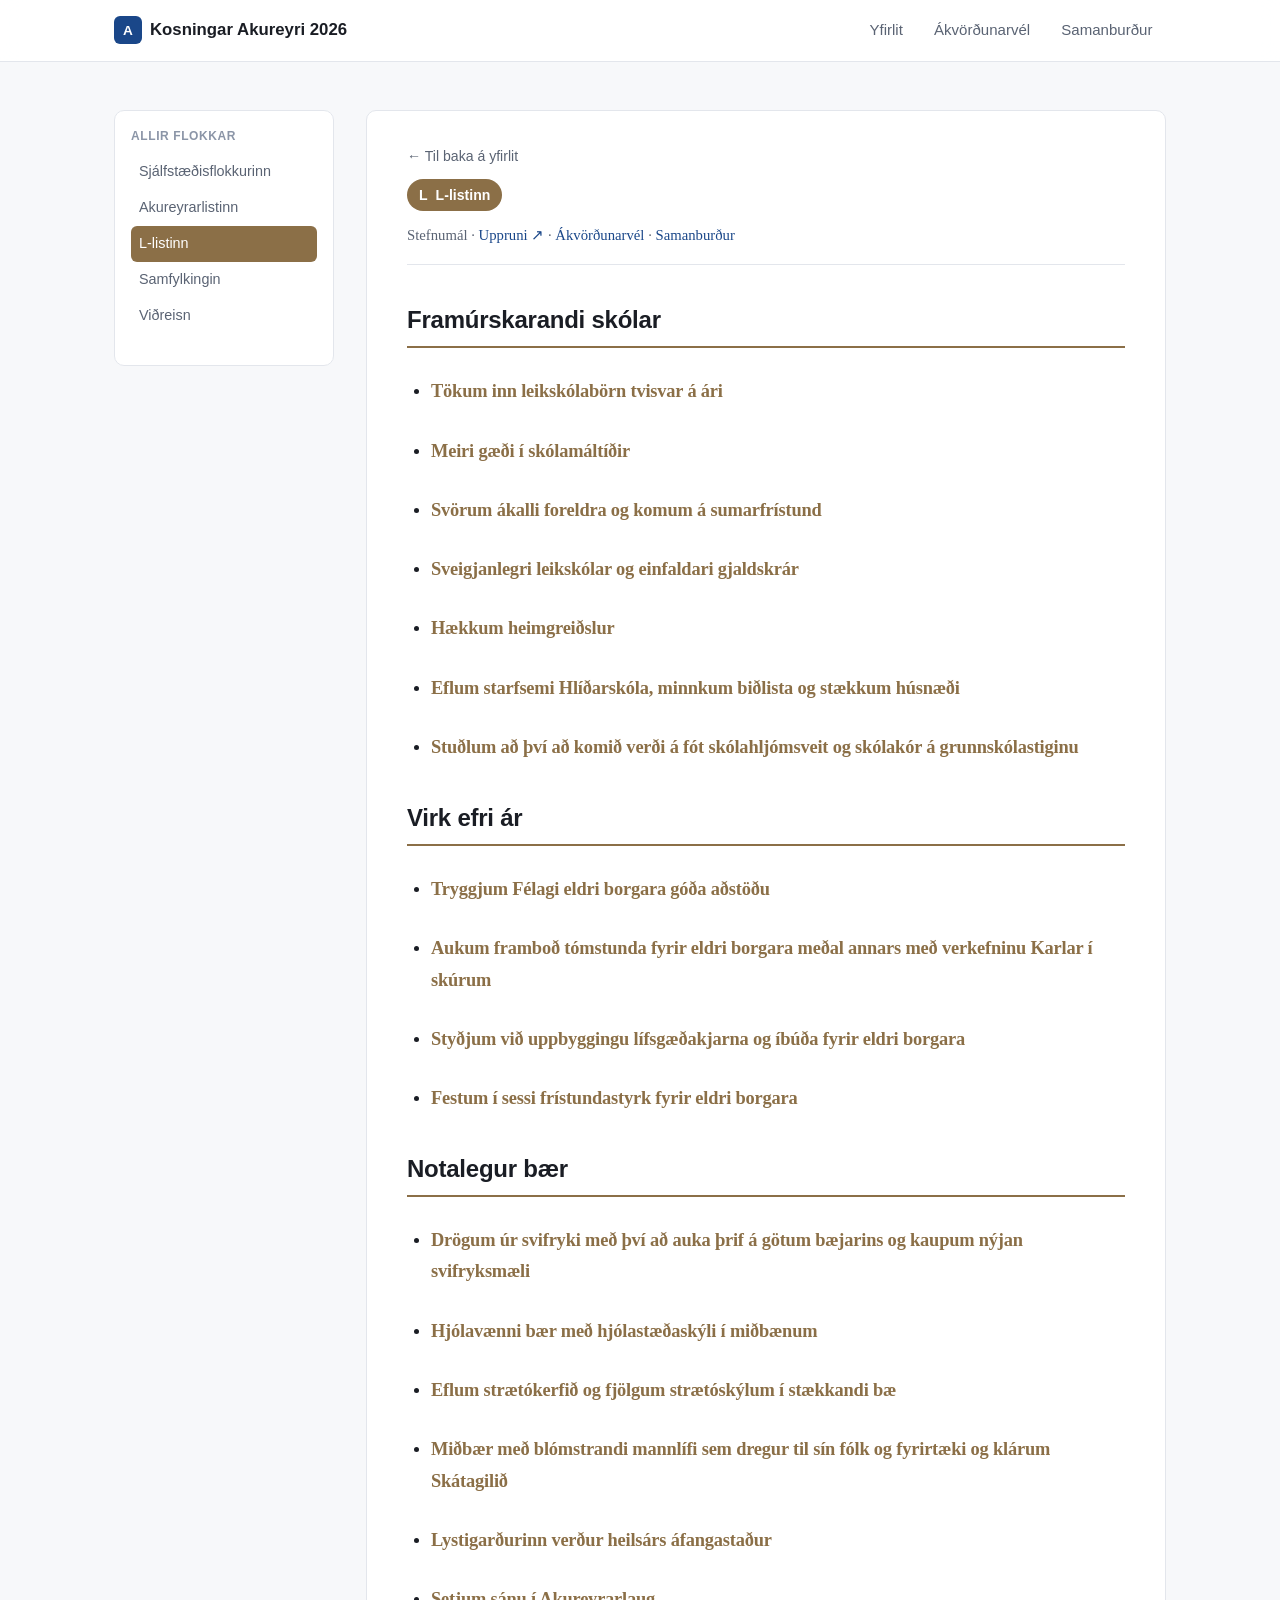
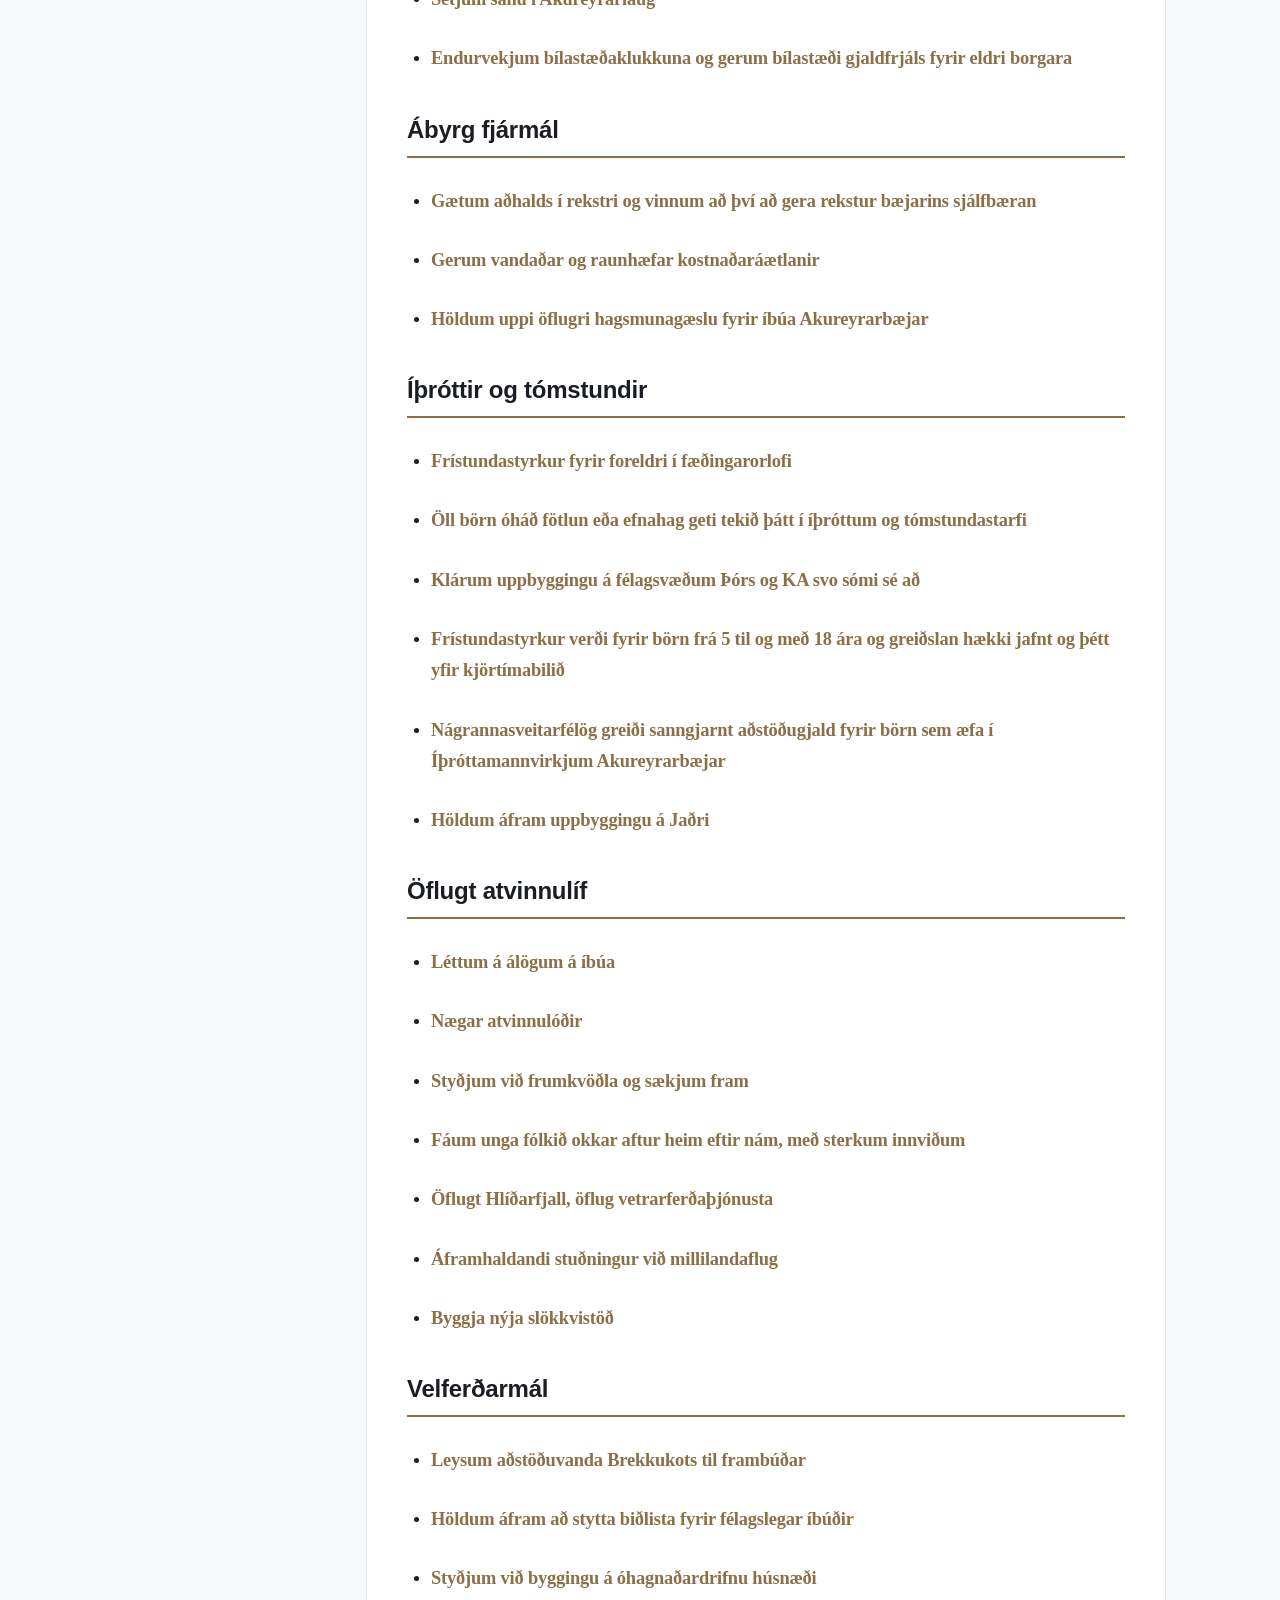
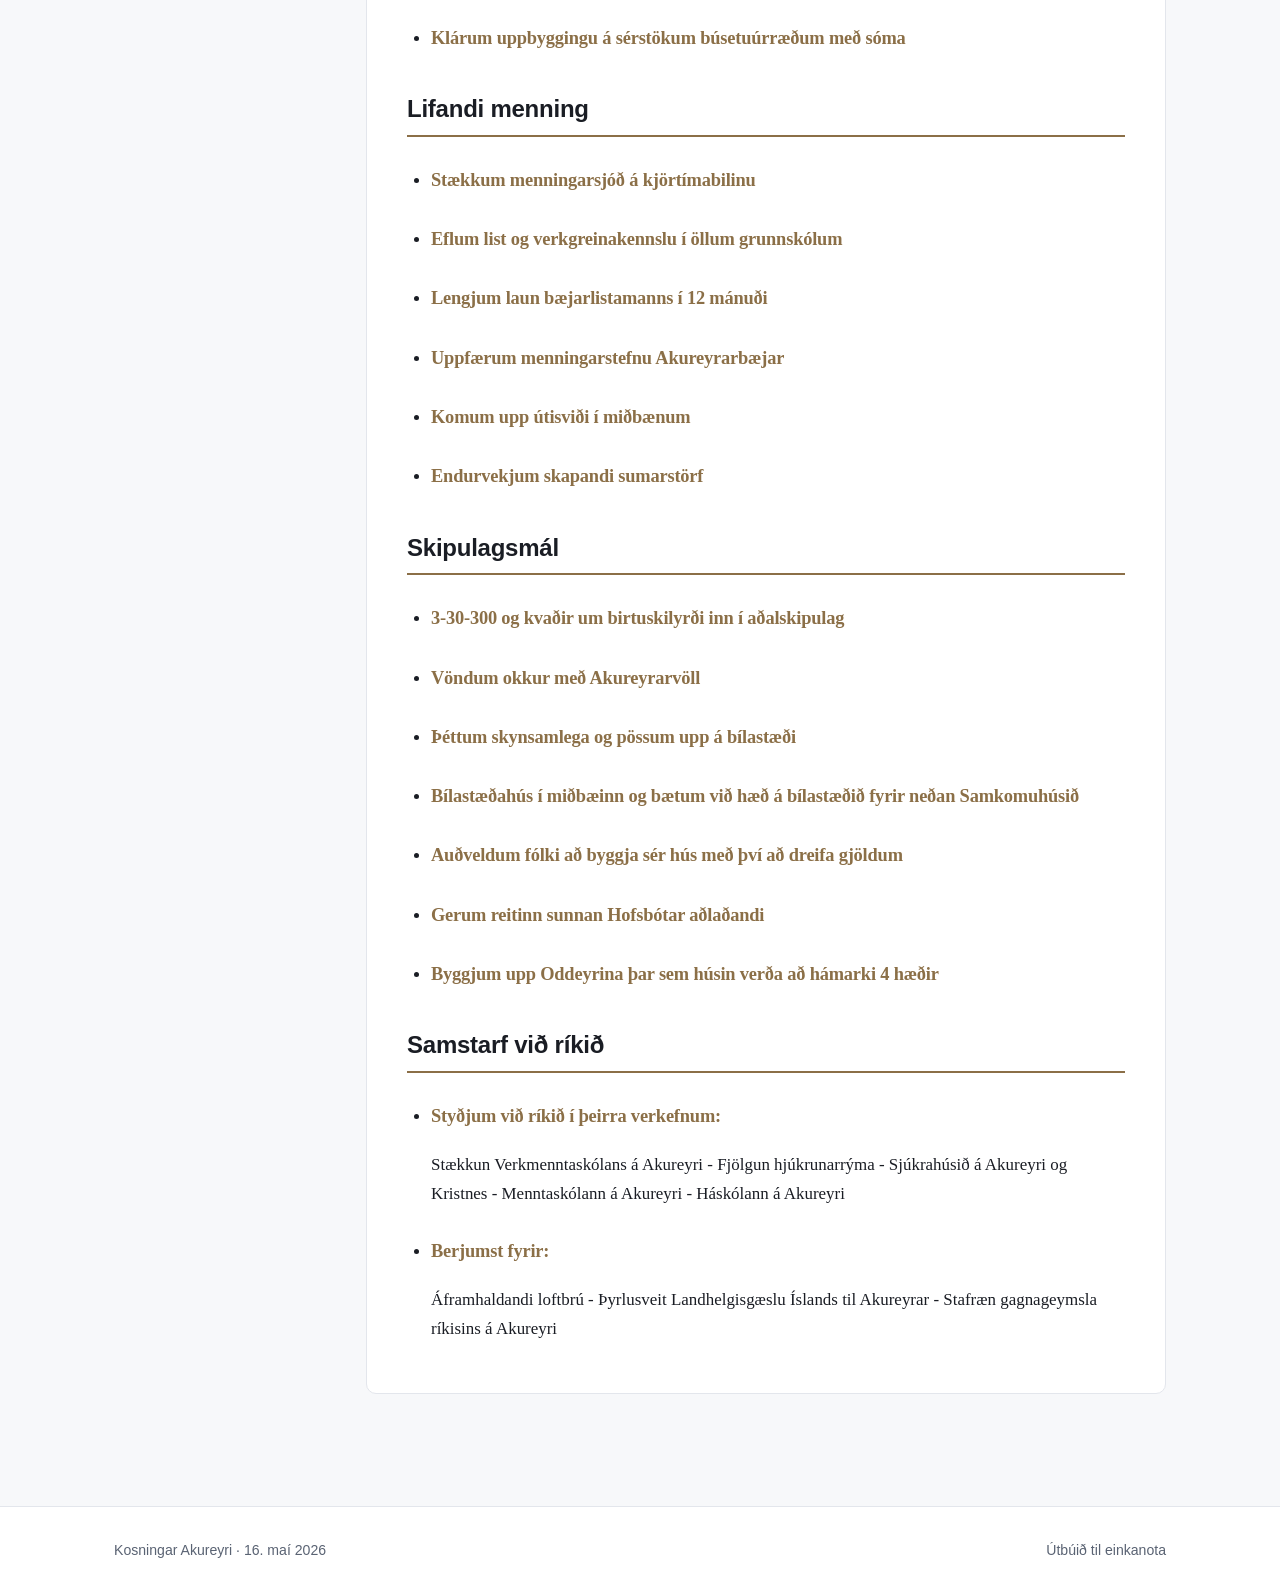
<file: stefnuskra/l-listinn.html>
<!DOCTYPE html>
<html lang="is">
<head>
  <meta charset="UTF-8">
  <meta name="viewport" content="width=device-width, initial-scale=1.0">
  <title>Stefnumál — L-listinn · Kosningar Akureyri 2026</title>
  <meta name="description" content="Stefnuskrá L-listinn — Kosningar Akureyri 2026.">
  <link rel="stylesheet" href="../assets/styles.css">
</head>
<body>
  <header class="site-header">
    <nav class="site-nav">
      <a href="../index.html" class="site-logo">
        <span class="logo-mark">A</span>
        Kosningar Akureyri 2026
      </a>
      <div class="nav-links">
        <a href="../index.html">Yfirlit</a>
        <a href="../akvardanavel.html">Ákvörðunarvél</a>
        <a href="../samanburdur.html">Samanburður</a>
      </div>
    </nav>
  </header>

  <main>
    <section class="section">
      <div class="container">
        <div class="viewer-layout">
          <aside class="viewer-sidebar" style="--party-color: #8B6F47;">
          <h4>Allir flokkar</h4>
          <ul>
          <li><a href="sjalfstaedisflokkurinn-rekstur.html">Sjálfstæðisflokkurinn</a></li>
          <li><a href="akureyrarlistinn.html">Akureyrarlistinn</a></li>
          <li><a href="l-listinn.html" class="active" style="--party-color: #8B6F47;">L-listinn</a></li>
          <li><a href="samfylkingin.html">Samfylkingin</a></li>
          <li><a href="vidreisn.html">Viðreisn</a></li>
          </ul>
          </aside>
          <article class="viewer-content" style="--party-color: #8B6F47;">
            <div class="viewer-header">
              <a href="../index.html" class="back-link">← Til baka á yfirlit</a>
              <div>
                <span class="party-pill" style="--party-color: #8B6F47; background: #8B6F47;">
                  <strong>L</strong> L-listinn
                </span>
              </div>
              <p class="text-muted" style="margin: 0.25rem 0 0; font-size: 0.92rem;">
                Stefnumál
                · <a href="https://www.l-listinn.is/is/stefnumal" target="_blank" rel="noopener">Uppruni ↗</a>
                · <a href="../akvardanavel.html">Ákvörðunarvél</a>
                · <a href="../samanburdur.html">Samanburður</a>
              </p>
            </div>
            <h2>Framúrskarandi skólar</h2>
<ul>
<li>
<h3>Tökum inn leikskólabörn tvisvar á ári</h3>
</li>
<li>
<h3>Meiri gæði í skólamáltíðir</h3>
</li>
<li>
<h3>Svörum ákalli foreldra og komum á sumarfrístund</h3>
</li>
<li>
<h3>Sveigjanlegri leikskólar og einfaldari gjaldskrár</h3>
</li>
<li>
<h3>Hækkum heimgreiðslur</h3>
</li>
<li>
<h3>Eflum starfsemi Hlíðarskóla, minnkum biðlista og stækkum húsnæði</h3>
</li>
<li>
<h3>Stuðlum að því að komið verði á fót skólahljómsveit og skólakór á grunnskólastiginu</h3>
</li>
</ul>
<h2>Virk efri ár</h2>
<ul>
<li>
<h3>Tryggjum Félagi eldri borgara góða aðstöðu</h3>
</li>
<li>
<h3>Aukum framboð tómstunda fyrir eldri borgara meðal annars með verkefninu Karlar í skúrum</h3>
</li>
<li>
<h3>Styðjum við uppbyggingu lífsgæðakjarna og íbúða fyrir eldri borgara</h3>
</li>
<li>
<h3>Festum í sessi frístundastyrk fyrir eldri borgara</h3>
</li>
</ul>
<h2>Notalegur bær</h2>
<ul>
<li>
<h3>Drögum úr svifryki með því að auka þrif á götum bæjarins og kaupum nýjan svifryksmæli</h3>
</li>
<li>
<h3>Hjólavænni bær með hjólastæðaskýli í miðbænum</h3>
</li>
<li>
<h3>Eflum strætókerfið og fjölgum strætóskýlum í stækkandi bæ</h3>
</li>
<li>
<h3>Miðbær með blómstrandi mannlífi sem dregur til sín fólk og fyrirtæki og klárum Skátagilið</h3>
</li>
<li>
<h3>Lystigarðurinn verður heilsárs áfangastaður</h3>
</li>
<li>
<h3>Setjum sánu í Akureyrarlaug</h3>
</li>
<li>
<h3>Endurvekjum bílastæðaklukkuna og gerum bílastæði gjaldfrjáls fyrir eldri borgara</h3>
</li>
</ul>
<h2>Ábyrg fjármál</h2>
<ul>
<li>
<h3>Gætum aðhalds í rekstri og vinnum að því að gera rekstur bæjarins sjálfbæran</h3>
</li>
<li>
<h3>Gerum vandaðar og raunhæfar kostnaðaráætlanir</h3>
</li>
<li>
<h3>Höldum uppi öflugri hagsmunagæslu fyrir íbúa Akureyrarbæjar</h3>
</li>
</ul>
<h2>Íþróttir og tómstundir</h2>
<ul>
<li>
<h3>Frístundastyrkur fyrir foreldri í fæðingarorlofi</h3>
</li>
<li>
<h3>Öll börn óháð fötlun eða efnahag geti tekið þátt í íþróttum og tómstundastarfi</h3>
</li>
<li>
<h3>Klárum uppbyggingu á félagsvæðum Þórs og KA svo sómi sé að</h3>
</li>
<li>
<h3>Frístundastyrkur verði fyrir börn frá 5 til og með 18 ára og greiðslan hækki jafnt og þétt yfir kjörtímabilið</h3>
</li>
<li>
<h3>Nágrannasveitarfélög greiði sanngjarnt aðstöðugjald fyrir börn sem æfa í Íþróttamannvirkjum Akureyrarbæjar</h3>
</li>
<li>
<h3>Höldum áfram uppbyggingu á Jaðri</h3>
</li>
</ul>
<h2>Öflugt atvinnulíf</h2>
<ul>
<li>
<h3>Léttum á álögum á íbúa</h3>
</li>
<li>
<h3>Nægar atvinnulóðir</h3>
</li>
<li>
<h3>Styðjum við frumkvöðla og sækjum fram</h3>
</li>
<li>
<h3>Fáum unga fólkið okkar aftur heim eftir nám, með sterkum innviðum</h3>
</li>
<li>
<h3>Öflugt Hlíðarfjall, öflug vetrarferðaþjónusta</h3>
</li>
<li>
<h3>Áframhaldandi stuðningur við millilandaflug</h3>
</li>
<li>
<h3>Byggja nýja slökkvistöð</h3>
</li>
</ul>
<h2>Velferðarmál</h2>
<ul>
<li>
<h3>Leysum aðstöðuvanda Brekkukots til frambúðar</h3>
</li>
<li>
<h3>Höldum áfram að stytta biðlista fyrir félagslegar íbúðir</h3>
</li>
<li>
<h3>Styðjum við byggingu á óhagnaðardrifnu húsnæði</h3>
</li>
<li>
<h3>Klárum uppbyggingu á sérstökum búsetuúrræðum með sóma</h3>
</li>
</ul>
<h2>Lifandi menning</h2>
<ul>
<li>
<h3>Stækkum menningarsjóð á kjörtímabilinu</h3>
</li>
<li>
<h3>Eflum list og verkgreinakennslu í öllum grunnskólum</h3>
</li>
<li>
<h3>Lengjum laun bæjarlistamanns í 12 mánuði</h3>
</li>
<li>
<h3>Uppfærum menningarstefnu Akureyrarbæjar</h3>
</li>
<li>
<h3>Komum upp útisviði í miðbænum</h3>
</li>
<li>
<h3>Endurvekjum skapandi sumarstörf</h3>
</li>
</ul>
<h2>Skipulagsmál</h2>
<ul>
<li>
<h3>3-30-300 og kvaðir um birtuskilyrði inn í aðalskipulag</h3>
</li>
<li>
<h3>Vöndum okkur með Akureyrarvöll</h3>
</li>
<li>
<h3>Þéttum skynsamlega og pössum upp á bílastæði</h3>
</li>
<li>
<h3>Bílastæðahús í miðbæinn og bætum við hæð á bílastæðið fyrir neðan Samkomuhúsið</h3>
</li>
<li>
<h3>Auðveldum fólki að byggja sér hús með því að dreifa gjöldum</h3>
</li>
<li>
<h3>Gerum reitinn sunnan Hofsbótar aðlaðandi</h3>
</li>
<li>
<h3>Byggjum upp Oddeyrina þar sem húsin verða að hámarki 4 hæðir</h3>
</li>
</ul>
<h2>Samstarf við ríkið</h2>
<ul>
<li>
<h3>Styðjum við ríkið í þeirra verkefnum:</h3>
<p>Stækkun Verkmenntaskólans á Akureyri - Fjölgun hjúkrunarrýma - Sjúkrahúsið á Akureyri og Kristnes - Menntaskólann á Akureyri - Háskólann á Akureyri</p>
</li>
<li>
<h3>Berjumst fyrir:</h3>
<p>Áframhaldandi loftbrú - Þyrlusveit Landhelgisgæslu Íslands til Akureyrar - Stafræn gagnageymsla ríkisins á Akureyri</p>
</li>
</ul>
          </article>
        </div>
      </div>
    </section>
  </main>

  <footer class="site-footer">
    <div class="container">
      <div class="footer-content">
        <span>Kosningar Akureyri · 16. maí 2026</span>
        <span class="text-muted">Útbúið til einkanota</span>
      </div>
    </div>
  </footer>
</body>
</html>
</file>
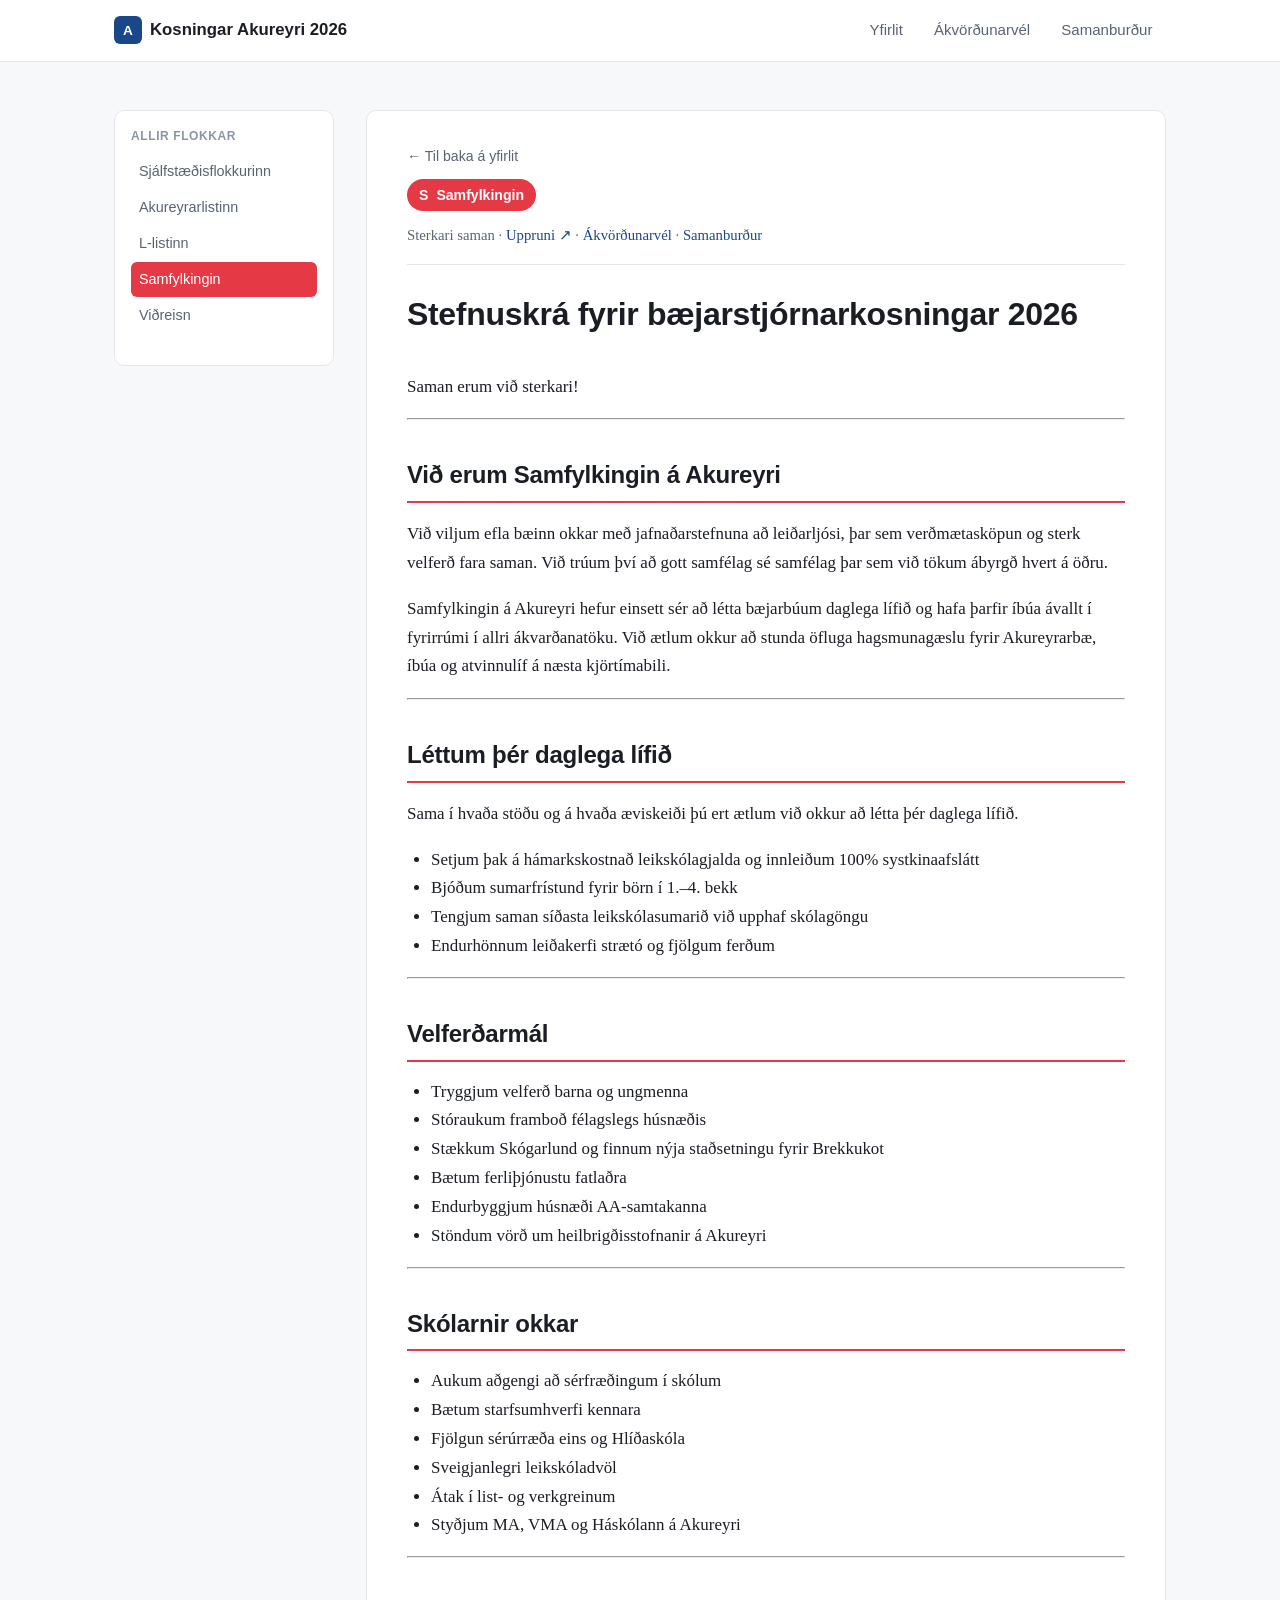
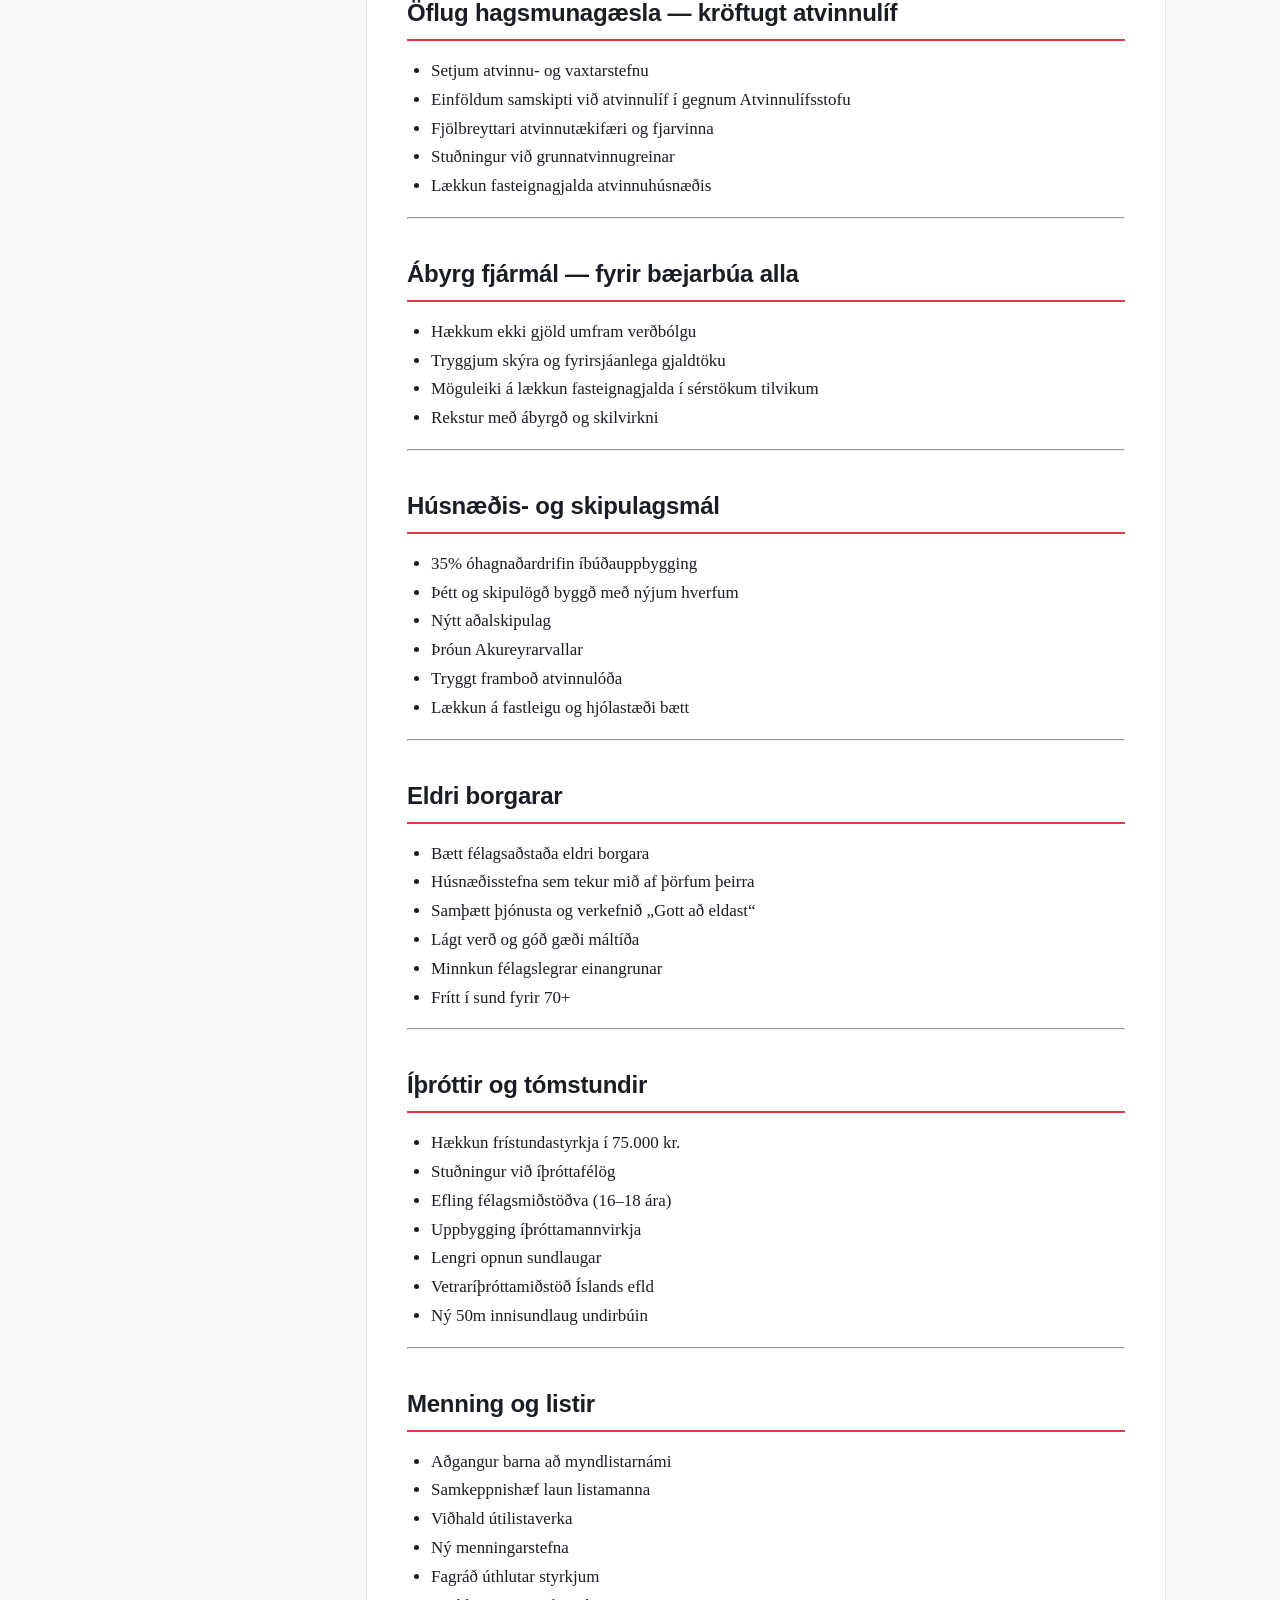
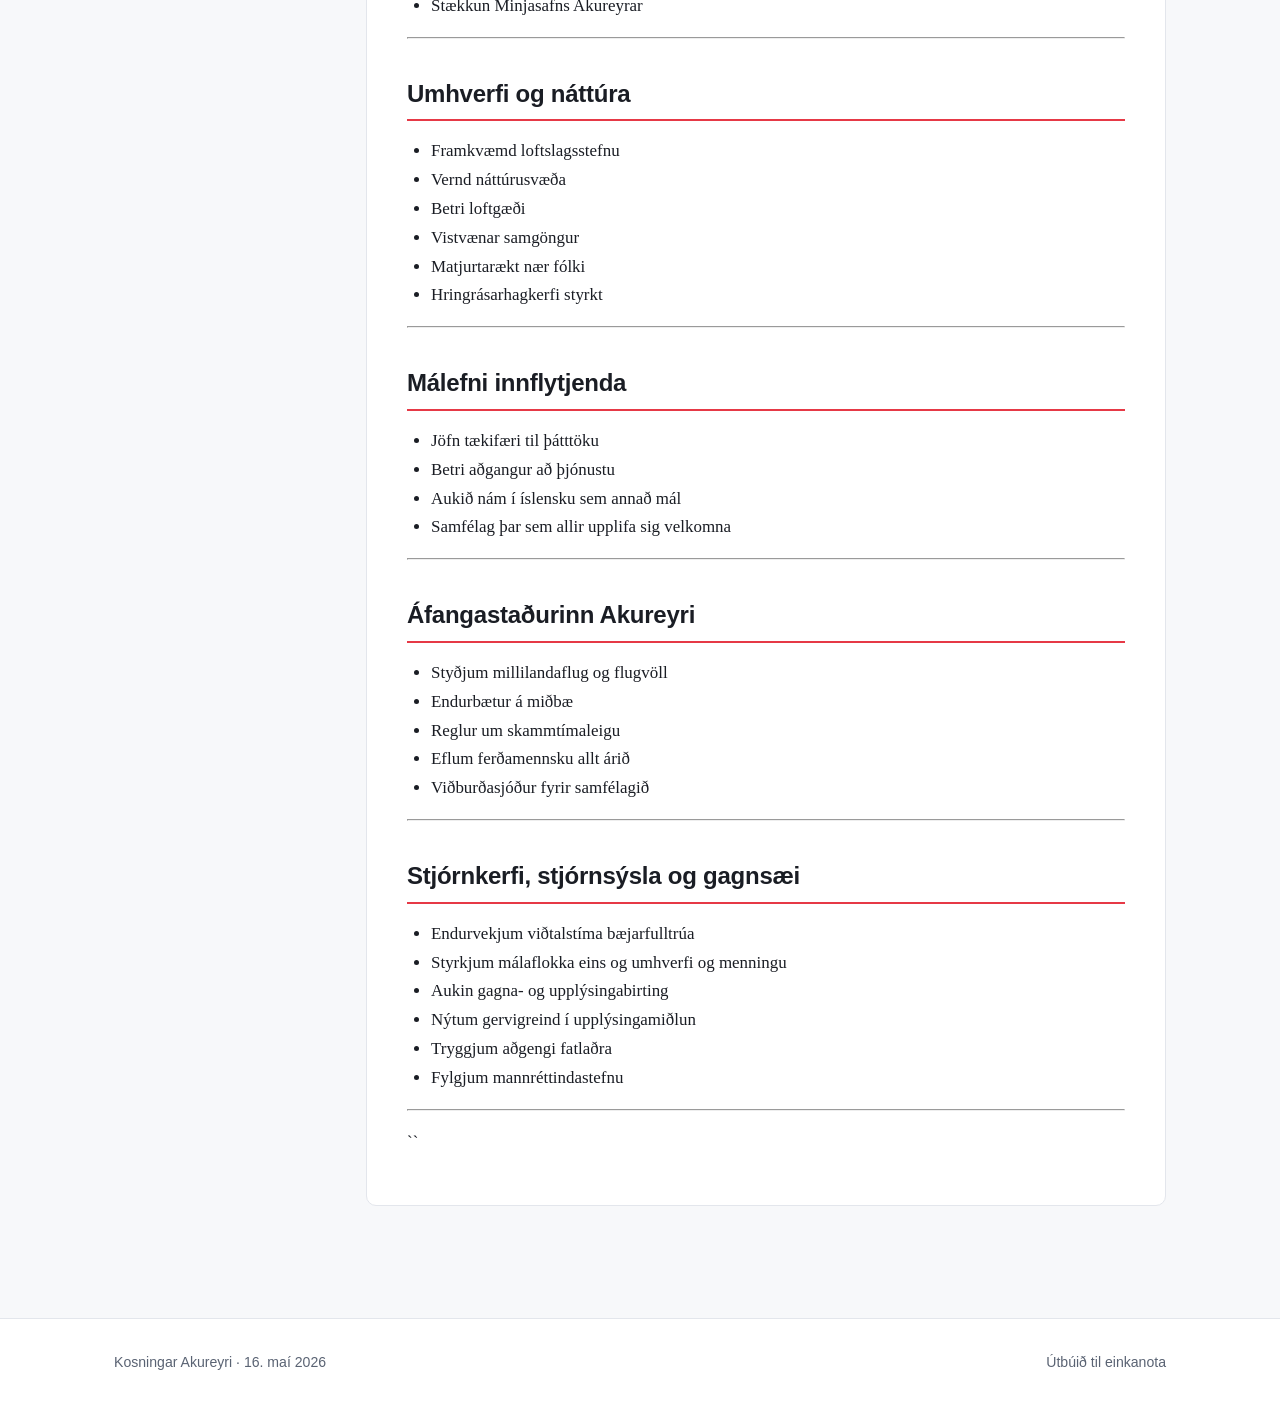
<file: stefnuskra/samfylkingin.html>
<!DOCTYPE html>
<html lang="is">
<head>
  <meta charset="UTF-8">
  <meta name="viewport" content="width=device-width, initial-scale=1.0">
  <title>Sterkari saman — Samfylkingin · Kosningar Akureyri 2026</title>
  <meta name="description" content="Stefnuskrá Samfylkingin — Kosningar Akureyri 2026.">
  <link rel="stylesheet" href="../assets/styles.css">
</head>
<body>
  <header class="site-header">
    <nav class="site-nav">
      <a href="../index.html" class="site-logo">
        <span class="logo-mark">A</span>
        Kosningar Akureyri 2026
      </a>
      <div class="nav-links">
        <a href="../index.html">Yfirlit</a>
        <a href="../akvardanavel.html">Ákvörðunarvél</a>
        <a href="../samanburdur.html">Samanburður</a>
      </div>
    </nav>
  </header>

  <main>
    <section class="section">
      <div class="container">
        <div class="viewer-layout">
          <aside class="viewer-sidebar" style="--party-color: #E63946;">
          <h4>Allir flokkar</h4>
          <ul>
          <li><a href="sjalfstaedisflokkurinn-rekstur.html">Sjálfstæðisflokkurinn</a></li>
          <li><a href="akureyrarlistinn.html">Akureyrarlistinn</a></li>
          <li><a href="l-listinn.html">L-listinn</a></li>
          <li><a href="samfylkingin.html" class="active" style="--party-color: #E63946;">Samfylkingin</a></li>
          <li><a href="vidreisn.html">Viðreisn</a></li>
          </ul>
          </aside>
          <article class="viewer-content" style="--party-color: #E63946;">
            <div class="viewer-header">
              <a href="../index.html" class="back-link">← Til baka á yfirlit</a>
              <div>
                <span class="party-pill" style="--party-color: #E63946; background: #E63946;">
                  <strong>S</strong> Samfylkingin
                </span>
              </div>
              <p class="text-muted" style="margin: 0.25rem 0 0; font-size: 0.92rem;">
                Sterkari saman
                · <a href="https://xs.is/sterkari-saman" target="_blank" rel="noopener">Uppruni ↗</a>
                · <a href="../akvardanavel.html">Ákvörðunarvél</a>
                · <a href="../samanburdur.html">Samanburður</a>
              </p>
            </div>
            <h1>Stefnuskrá fyrir bæjarstjórnarkosningar 2026</h1>
<p>Saman erum við sterkari!</p>
<hr />
<h2>Við erum Samfylkingin á Akureyri</h2>
<p>Við viljum efla bæinn okkar með jafnaðarstefnuna að leiðarljósi, þar sem verðmætasköpun og sterk velferð fara saman. Við trúum því að gott samfélag sé samfélag þar sem við tökum ábyrgð hvert á öðru.</p>
<p>Samfylkingin á Akureyri hefur einsett sér að létta bæjarbúum daglega lífið og hafa þarfir íbúa ávallt í fyrirrúmi í allri ákvarðanatöku. Við ætlum okkur að stunda öfluga hagsmunagæslu fyrir Akureyrarbæ, íbúa og atvinnulíf á næsta kjörtímabili.</p>
<hr />
<h2>Léttum þér daglega lífið</h2>
<p>Sama í hvaða stöðu og á hvaða æviskeiði þú ert ætlum við okkur að létta þér daglega lífið.</p>
<ul>
<li>Setjum þak á hámarkskostnað leikskólagjalda og innleiðum 100% systkinaafslátt  </li>
<li>Bjóðum sumarfrístund fyrir börn í 1.–4. bekk  </li>
<li>Tengjum saman síðasta leikskólasumarið við upphaf skólagöngu  </li>
<li>Endurhönnum leiðakerfi strætó og fjölgum ferðum  </li>
</ul>
<hr />
<h2>Velferðarmál</h2>
<ul>
<li>Tryggjum velferð barna og ungmenna  </li>
<li>Stóraukum framboð félagslegs húsnæðis  </li>
<li>Stækkum Skógarlund og finnum nýja staðsetningu fyrir Brekkukot  </li>
<li>Bætum ferliþjónustu fatlaðra  </li>
<li>Endurbyggjum húsnæði AA-samtakanna  </li>
<li>Stöndum vörð um heilbrigðisstofnanir á Akureyri  </li>
</ul>
<hr />
<h2>Skólarnir okkar</h2>
<ul>
<li>Aukum aðgengi að sérfræðingum í skólum  </li>
<li>Bætum starfsumhverfi kennara  </li>
<li>Fjölgun sérúrræða eins og Hlíðaskóla  </li>
<li>Sveigjanlegri leikskóladvöl  </li>
<li>Átak í list- og verkgreinum  </li>
<li>Styðjum MA, VMA og Háskólann á Akureyri  </li>
</ul>
<hr />
<h2>Öflug hagsmunagæsla — kröftugt atvinnulíf</h2>
<ul>
<li>Setjum atvinnu- og vaxtarstefnu  </li>
<li>Einföldum samskipti við atvinnulíf í gegnum Atvinnulífsstofu  </li>
<li>Fjölbreyttari atvinnutækifæri og fjarvinna  </li>
<li>Stuðningur við grunnatvinnugreinar  </li>
<li>Lækkun fasteignagjalda atvinnuhúsnæðis  </li>
</ul>
<hr />
<h2>Ábyrg fjármál — fyrir bæjarbúa alla</h2>
<ul>
<li>Hækkum ekki gjöld umfram verðbólgu  </li>
<li>Tryggjum skýra og fyrirsjáanlega gjaldtöku  </li>
<li>Möguleiki á lækkun fasteignagjalda í sérstökum tilvikum  </li>
<li>Rekstur með ábyrgð og skilvirkni  </li>
</ul>
<hr />
<h2>Húsnæðis- og skipulagsmál</h2>
<ul>
<li>35% óhagnaðardrifin íbúðauppbygging  </li>
<li>Þétt og skipulögð byggð með nýjum hverfum  </li>
<li>Nýtt aðalskipulag  </li>
<li>Þróun Akureyrarvallar  </li>
<li>Tryggt framboð atvinnulóða  </li>
<li>Lækkun á fastleigu og hjólastæði bætt  </li>
</ul>
<hr />
<h2>Eldri borgarar</h2>
<ul>
<li>Bætt félagsaðstaða eldri borgara  </li>
<li>Húsnæðisstefna sem tekur mið af þörfum þeirra  </li>
<li>Samþætt þjónusta og verkefnið „Gott að eldast“  </li>
<li>Lágt verð og góð gæði máltíða  </li>
<li>Minnkun félagslegrar einangrunar  </li>
<li>Frítt í sund fyrir 70+  </li>
</ul>
<hr />
<h2>Íþróttir og tómstundir</h2>
<ul>
<li>Hækkun frístundastyrkja í 75.000 kr.  </li>
<li>Stuðningur við íþróttafélög  </li>
<li>Efling félagsmiðstöðva (16–18 ára)  </li>
<li>Uppbygging íþróttamannvirkja  </li>
<li>Lengri opnun sundlaugar  </li>
<li>Vetraríþróttamiðstöð Íslands efld  </li>
<li>Ný 50m innisundlaug undirbúin  </li>
</ul>
<hr />
<h2>Menning og listir</h2>
<ul>
<li>Aðgangur barna að myndlistarnámi  </li>
<li>Samkeppnishæf laun listamanna  </li>
<li>Viðhald útilistaverka  </li>
<li>Ný menningarstefna  </li>
<li>Fagráð úthlutar styrkjum  </li>
<li>Stækkun Minjasafns Akureyrar  </li>
</ul>
<hr />
<h2>Umhverfi og náttúra</h2>
<ul>
<li>Framkvæmd loftslagsstefnu  </li>
<li>Vernd náttúrusvæða  </li>
<li>Betri loftgæði  </li>
<li>Vistvænar samgöngur  </li>
<li>Matjurtarækt nær fólki  </li>
<li>Hringrásarhagkerfi styrkt  </li>
</ul>
<hr />
<h2>Málefni innflytjenda</h2>
<ul>
<li>Jöfn tækifæri til þátttöku  </li>
<li>Betri aðgangur að þjónustu  </li>
<li>Aukið nám í íslensku sem annað mál  </li>
<li>Samfélag þar sem allir upplifa sig velkomna  </li>
</ul>
<hr />
<h2>Áfangastaðurinn Akureyri</h2>
<ul>
<li>Styðjum millilandaflug og flugvöll  </li>
<li>Endurbætur á miðbæ  </li>
<li>Reglur um skammtímaleigu  </li>
<li>Eflum ferðamennsku allt árið  </li>
<li>Viðburðasjóður fyrir samfélagið  </li>
</ul>
<hr />
<h2>Stjórnkerfi, stjórnsýsla og gagnsæi</h2>
<ul>
<li>Endurvekjum viðtalstíma bæjarfulltrúa  </li>
<li>Styrkjum málaflokka eins og umhverfi og menningu  </li>
<li>Aukin gagna- og upplýsingabirting  </li>
<li>Nýtum gervigreind í upplýsingamiðlun  </li>
<li>Tryggjum aðgengi fatlaðra  </li>
<li>Fylgjum mannréttindastefnu  </li>
</ul>
<hr />
<p>``</p>
          </article>
        </div>
      </div>
    </section>
  </main>

  <footer class="site-footer">
    <div class="container">
      <div class="footer-content">
        <span>Kosningar Akureyri · 16. maí 2026</span>
        <span class="text-muted">Útbúið til einkanota</span>
      </div>
    </div>
  </footer>
</body>
</html>
</file>
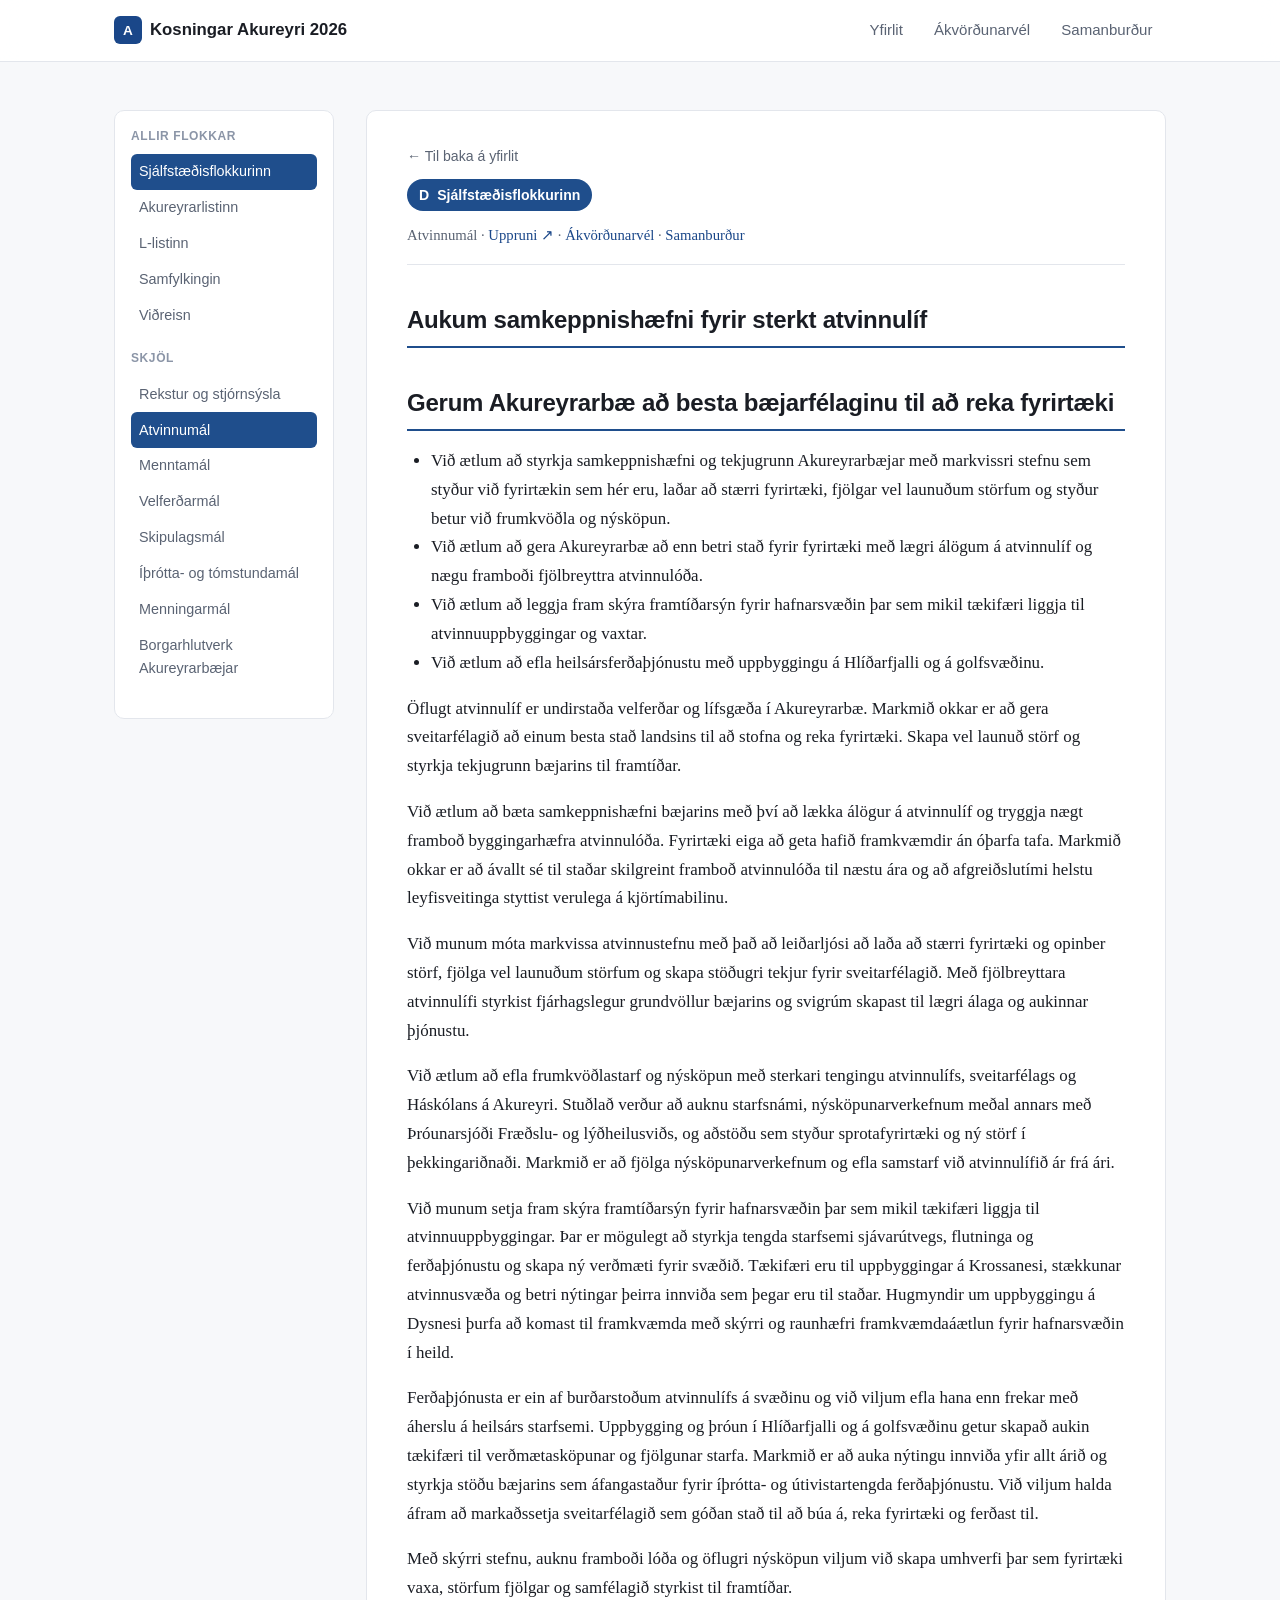
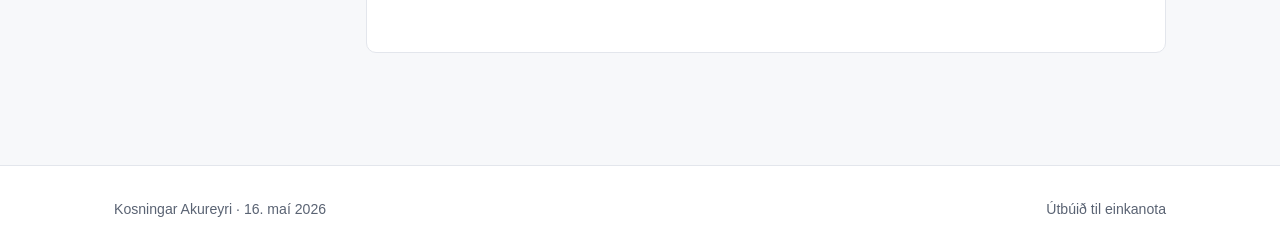
<file: stefnuskra/sjalfstaedisflokkurinn-atvinna.html>
<!DOCTYPE html>
<html lang="is">
<head>
  <meta charset="UTF-8">
  <meta name="viewport" content="width=device-width, initial-scale=1.0">
  <title>Atvinnumál — Sjálfstæðisflokkurinn · Kosningar Akureyri 2026</title>
  <meta name="description" content="Stefnuskrá Sjálfstæðisflokkurinn — Kosningar Akureyri 2026.">
  <link rel="stylesheet" href="../assets/styles.css">
</head>
<body>
  <header class="site-header">
    <nav class="site-nav">
      <a href="../index.html" class="site-logo">
        <span class="logo-mark">A</span>
        Kosningar Akureyri 2026
      </a>
      <div class="nav-links">
        <a href="../index.html">Yfirlit</a>
        <a href="../akvardanavel.html">Ákvörðunarvél</a>
        <a href="../samanburdur.html">Samanburður</a>
      </div>
    </nav>
  </header>

  <main>
    <section class="section">
      <div class="container">
        <div class="viewer-layout">
          <aside class="viewer-sidebar" style="--party-color: #1F4E8C;">
          <h4>Allir flokkar</h4>
          <ul>
          <li><a href="sjalfstaedisflokkurinn-rekstur.html" class="active" style="--party-color: #1F4E8C;">Sjálfstæðisflokkurinn</a></li>
          <li><a href="akureyrarlistinn.html">Akureyrarlistinn</a></li>
          <li><a href="l-listinn.html">L-listinn</a></li>
          <li><a href="samfylkingin.html">Samfylkingin</a></li>
          <li><a href="vidreisn.html">Viðreisn</a></li>
          </ul>
          <h4>Skjöl</h4>
          <ul>
          <li><a href="sjalfstaedisflokkurinn-rekstur.html">Rekstur og stjórnsýsla</a></li>
          <li><a href="sjalfstaedisflokkurinn-atvinna.html" class="active" style="--party-color: #1F4E8C;">Atvinnumál</a></li>
          <li><a href="sjalfstaedisflokkurinn-menntamal.html">Menntamál</a></li>
          <li><a href="sjalfstaedisflokkurinn-velferd.html">Velferðarmál</a></li>
          <li><a href="sjalfstaedisflokkurinn-skipulag.html">Skipulagsmál</a></li>
          <li><a href="sjalfstaedisflokkurinn-ithrott.html">Íþrótta- og tómstundamál</a></li>
          <li><a href="sjalfstaedisflokkurinn-menning.html">Menningarmál</a></li>
          <li><a href="sjalfstaedisflokkurinn-borgarhlutverk.html">Borgarhlutverk Akureyrarbæjar</a></li>
          </ul>
          </aside>
          <article class="viewer-content" style="--party-color: #1F4E8C;">
            <div class="viewer-header">
              <a href="../index.html" class="back-link">← Til baka á yfirlit</a>
              <div>
                <span class="party-pill" style="--party-color: #1F4E8C; background: #1F4E8C;">
                  <strong>D</strong> Sjálfstæðisflokkurinn
                </span>
              </div>
              <p class="text-muted" style="margin: 0.25rem 0 0; font-size: 0.92rem;">
                Atvinnumál
                · <a href="https://www.islendingur.is/" target="_blank" rel="noopener">Uppruni ↗</a>
                · <a href="../akvardanavel.html">Ákvörðunarvél</a>
                · <a href="../samanburdur.html">Samanburður</a>
              </p>
            </div>
            <h2>Aukum samkeppnishæfni fyrir sterkt atvinnulíf</h2>
<h2>Gerum Akureyrarbæ að besta bæjarfélaginu til að reka fyrirtæki</h2>
<ul>
<li>Við ætlum að styrkja samkeppnishæfni og tekjugrunn Akureyrarbæjar með markvissri stefnu sem styður við fyrirtækin sem hér eru, laðar að stærri fyrirtæki, fjölgar vel launuðum störfum og styður betur við frumkvöðla og nýsköpun.</li>
<li>Við ætlum að gera Akureyrarbæ að enn betri stað fyrir fyrirtæki með lægri álögum á atvinnulíf og nægu framboði fjölbreyttra atvinnulóða.</li>
<li>Við ætlum að leggja fram skýra framtíðarsýn fyrir hafnarsvæðin þar sem mikil tækifæri liggja til atvinnuuppbyggingar og vaxtar.</li>
<li>Við ætlum að efla heilsársferðaþjónustu með uppbyggingu á Hlíðarfjalli og á golfsvæðinu.</li>
</ul>
<p>Öflugt atvinnulíf er undirstaða velferðar og lífsgæða í Akureyrarbæ. Markmið okkar er að gera sveitarfélagið að einum besta stað landsins til að stofna og reka fyrirtæki. Skapa vel launuð störf og styrkja tekjugrunn bæjarins til framtíðar.</p>
<p>Við ætlum að bæta samkeppnishæfni bæjarins með því að lækka álögur á atvinnulíf og tryggja nægt framboð byggingarhæfra atvinnulóða. Fyrirtæki eiga að geta hafið framkvæmdir án óþarfa tafa. Markmið okkar er að ávallt sé til staðar skilgreint framboð atvinnulóða til næstu ára og að afgreiðslutími helstu leyfisveitinga styttist verulega á kjörtímabilinu.</p>
<p>Við munum móta markvissa atvinnustefnu með það að leiðarljósi að laða að stærri fyrirtæki og opinber störf, fjölga vel launuðum störfum og skapa stöðugri tekjur fyrir sveitarfélagið. Með fjölbreyttara atvinnulífi styrkist fjárhagslegur grundvöllur bæjarins og svigrúm skapast til lægri álaga og aukinnar þjónustu.</p>
<p>Við ætlum að efla frumkvöðlastarf og nýsköpun með sterkari tengingu atvinnulífs, sveitarfélags og Háskólans á Akureyri. Stuðlað verður að auknu starfsnámi, nýsköpunarverkefnum meðal annars með Þróunarsjóði Fræðslu- og lýðheilusviðs, og aðstöðu sem styður sprotafyrirtæki og ný störf í þekkingariðnaði. Markmið er að fjölga nýsköpunarverkefnum og efla samstarf við atvinnulífið ár frá ári.</p>
<p>Við munum setja fram skýra framtíðarsýn fyrir hafnarsvæðin þar sem mikil tækifæri liggja til atvinnuuppbyggingar. Þar er mögulegt að styrkja tengda starfsemi sjávarútvegs, flutninga og ferðaþjónustu og skapa ný verðmæti fyrir svæðið. Tækifæri eru til uppbyggingar á Krossanesi, stækkunar atvinnusvæða og betri nýtingar þeirra innviða sem þegar eru til staðar. Hugmyndir um uppbyggingu á Dysnesi þurfa að komast til framkvæmda með skýrri og raunhæfri framkvæmdaáætlun fyrir hafnarsvæðin í heild.</p>
<p>Ferðaþjónusta er ein af burðarstoðum atvinnulífs á svæðinu og við viljum efla hana enn frekar með áherslu á heilsárs starfsemi. Uppbygging og þróun í Hlíðarfjalli og á golfsvæðinu getur skapað aukin tækifæri til verðmætasköpunar og fjölgunar starfa. Markmið er að auka nýtingu innviða yfir allt árið og styrkja stöðu bæjarins sem áfangastaður fyrir íþrótta- og útivistartengda ferðaþjónustu. Við viljum halda áfram að markaðssetja sveitarfélagið sem góðan stað til að búa á, reka fyrirtæki og ferðast til.</p>
<p>Með skýrri stefnu, auknu framboði lóða og öflugri nýsköpun viljum við skapa umhverfi þar sem fyrirtæki vaxa, störfum fjölgar og samfélagið styrkist til framtíðar.</p>
          </article>
        </div>
      </div>
    </section>
  </main>

  <footer class="site-footer">
    <div class="container">
      <div class="footer-content">
        <span>Kosningar Akureyri · 16. maí 2026</span>
        <span class="text-muted">Útbúið til einkanota</span>
      </div>
    </div>
  </footer>
</body>
</html>
</file>
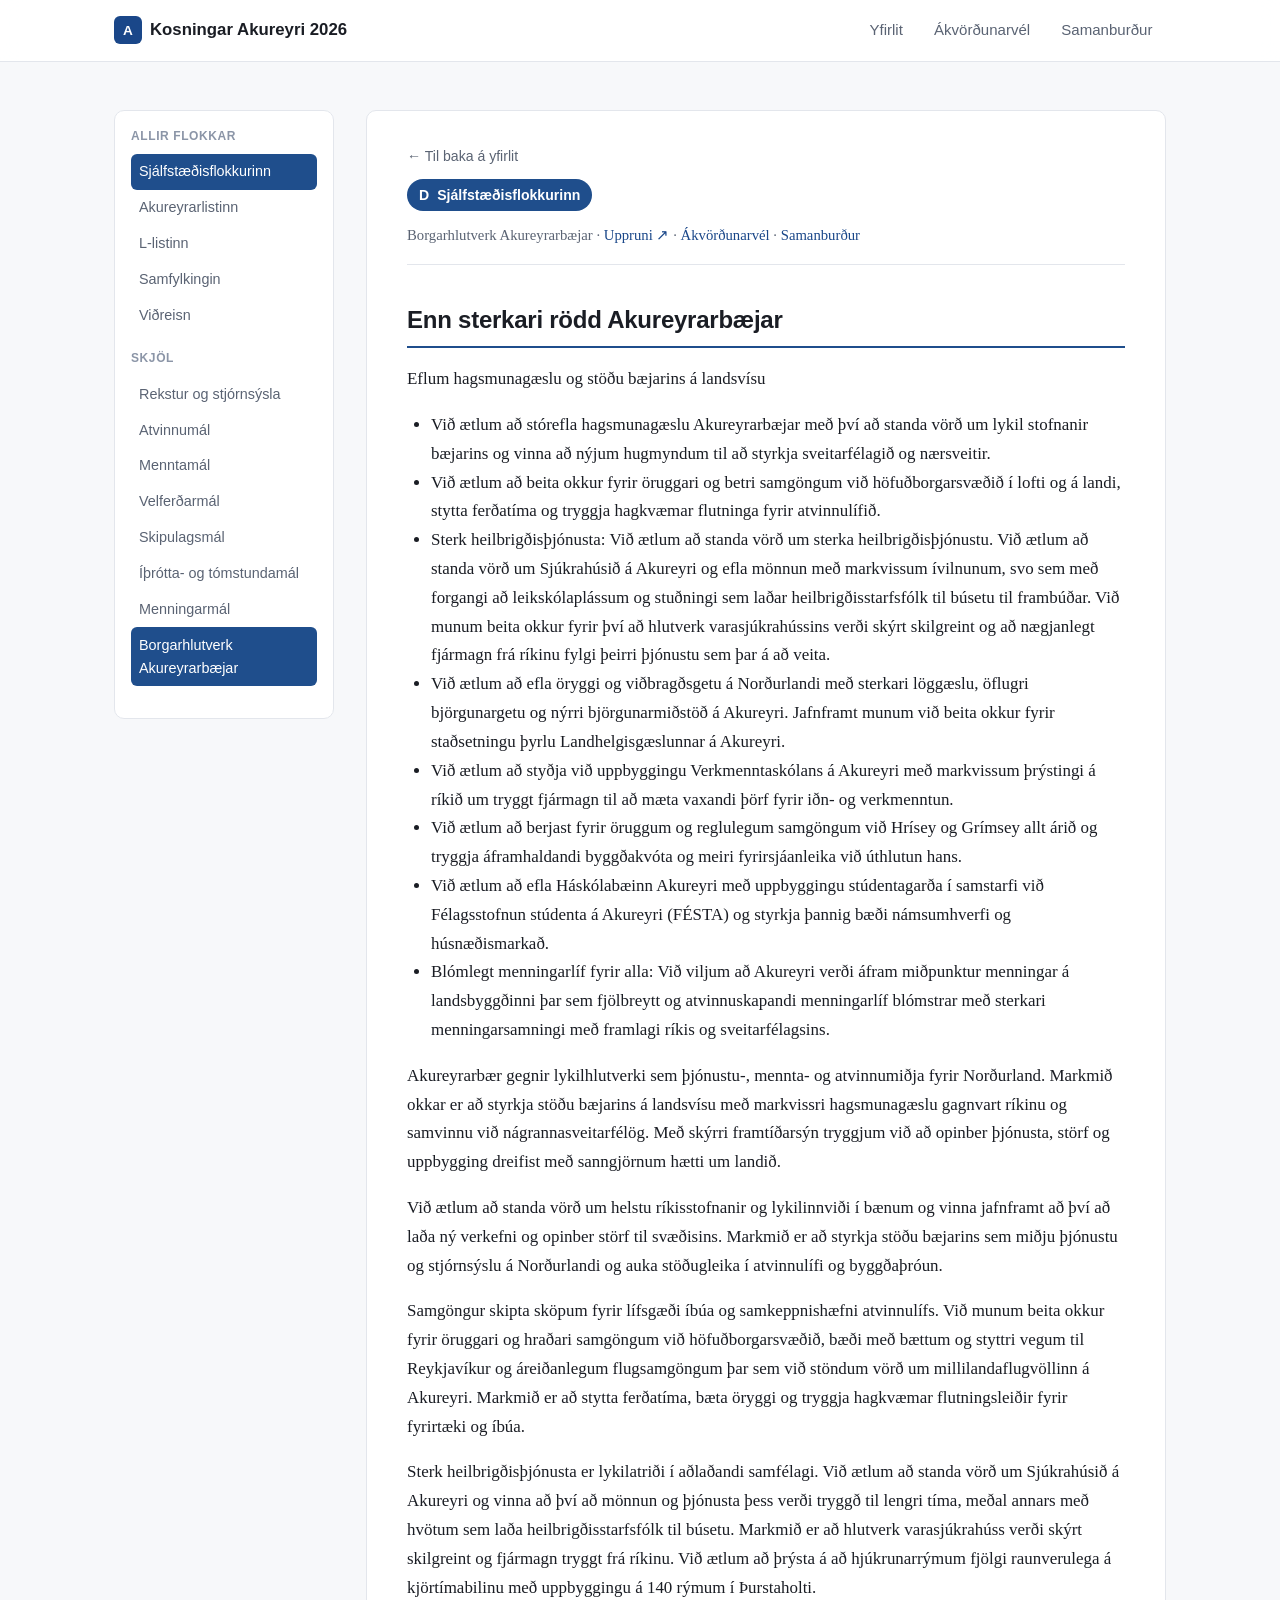
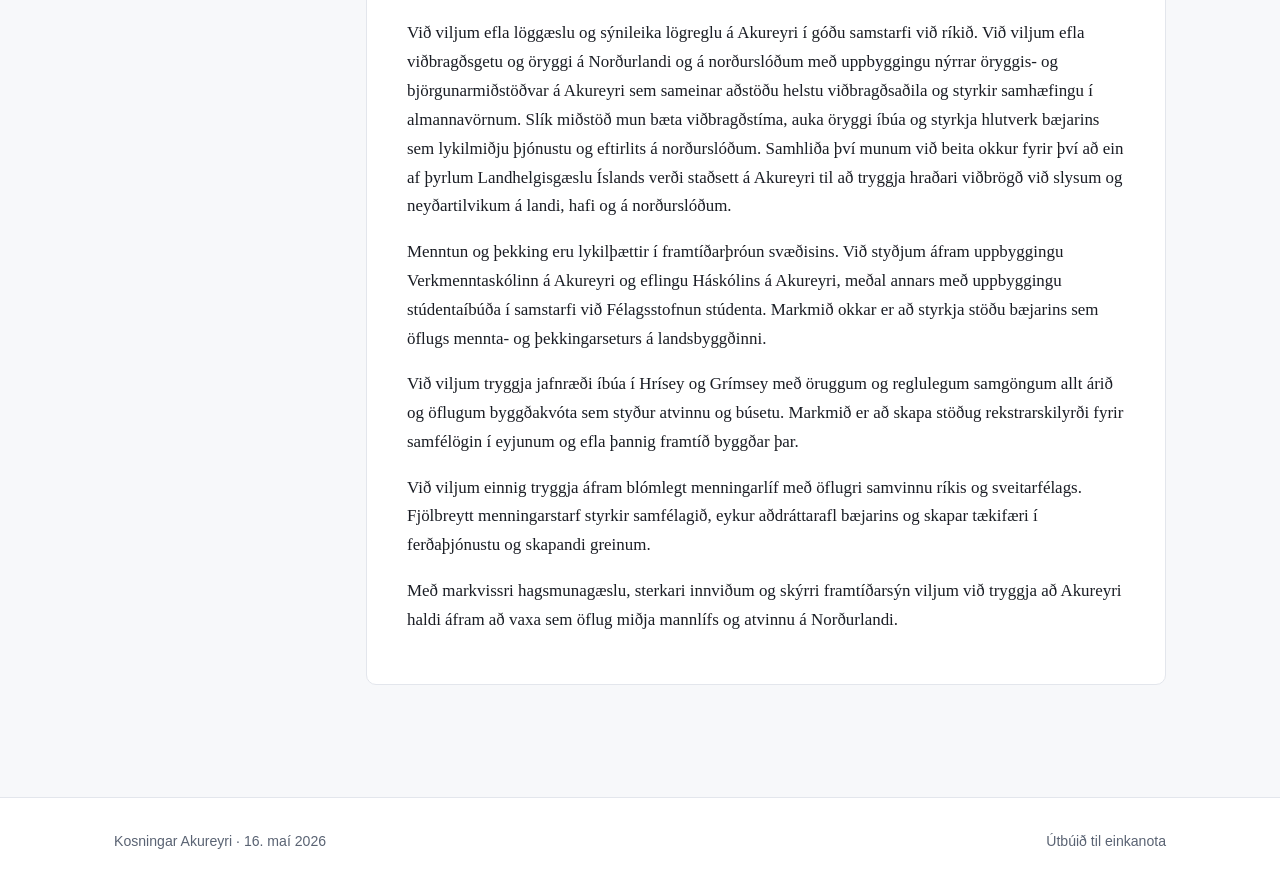
<file: stefnuskra/sjalfstaedisflokkurinn-borgarhlutverk.html>
<!DOCTYPE html>
<html lang="is">
<head>
  <meta charset="UTF-8">
  <meta name="viewport" content="width=device-width, initial-scale=1.0">
  <title>Borgarhlutverk Akureyrarbæjar — Sjálfstæðisflokkurinn · Kosningar Akureyri 2026</title>
  <meta name="description" content="Stefnuskrá Sjálfstæðisflokkurinn — Kosningar Akureyri 2026.">
  <link rel="stylesheet" href="../assets/styles.css">
</head>
<body>
  <header class="site-header">
    <nav class="site-nav">
      <a href="../index.html" class="site-logo">
        <span class="logo-mark">A</span>
        Kosningar Akureyri 2026
      </a>
      <div class="nav-links">
        <a href="../index.html">Yfirlit</a>
        <a href="../akvardanavel.html">Ákvörðunarvél</a>
        <a href="../samanburdur.html">Samanburður</a>
      </div>
    </nav>
  </header>

  <main>
    <section class="section">
      <div class="container">
        <div class="viewer-layout">
          <aside class="viewer-sidebar" style="--party-color: #1F4E8C;">
          <h4>Allir flokkar</h4>
          <ul>
          <li><a href="sjalfstaedisflokkurinn-rekstur.html" class="active" style="--party-color: #1F4E8C;">Sjálfstæðisflokkurinn</a></li>
          <li><a href="akureyrarlistinn.html">Akureyrarlistinn</a></li>
          <li><a href="l-listinn.html">L-listinn</a></li>
          <li><a href="samfylkingin.html">Samfylkingin</a></li>
          <li><a href="vidreisn.html">Viðreisn</a></li>
          </ul>
          <h4>Skjöl</h4>
          <ul>
          <li><a href="sjalfstaedisflokkurinn-rekstur.html">Rekstur og stjórnsýsla</a></li>
          <li><a href="sjalfstaedisflokkurinn-atvinna.html">Atvinnumál</a></li>
          <li><a href="sjalfstaedisflokkurinn-menntamal.html">Menntamál</a></li>
          <li><a href="sjalfstaedisflokkurinn-velferd.html">Velferðarmál</a></li>
          <li><a href="sjalfstaedisflokkurinn-skipulag.html">Skipulagsmál</a></li>
          <li><a href="sjalfstaedisflokkurinn-ithrott.html">Íþrótta- og tómstundamál</a></li>
          <li><a href="sjalfstaedisflokkurinn-menning.html">Menningarmál</a></li>
          <li><a href="sjalfstaedisflokkurinn-borgarhlutverk.html" class="active" style="--party-color: #1F4E8C;">Borgarhlutverk Akureyrarbæjar</a></li>
          </ul>
          </aside>
          <article class="viewer-content" style="--party-color: #1F4E8C;">
            <div class="viewer-header">
              <a href="../index.html" class="back-link">← Til baka á yfirlit</a>
              <div>
                <span class="party-pill" style="--party-color: #1F4E8C; background: #1F4E8C;">
                  <strong>D</strong> Sjálfstæðisflokkurinn
                </span>
              </div>
              <p class="text-muted" style="margin: 0.25rem 0 0; font-size: 0.92rem;">
                Borgarhlutverk Akureyrarbæjar
                · <a href="https://www.islendingur.is/" target="_blank" rel="noopener">Uppruni ↗</a>
                · <a href="../akvardanavel.html">Ákvörðunarvél</a>
                · <a href="../samanburdur.html">Samanburður</a>
              </p>
            </div>
            <h2>Enn sterkari rödd Akureyrarbæjar</h2>
<p>Eflum hagsmunagæslu og stöðu bæjarins á landsvísu</p>
<ul>
<li>Við ætlum að stórefla hagsmunagæslu Akureyrarbæjar með því að standa vörð um lykil stofnanir bæjarins og vinna að nýjum hugmyndum til að styrkja sveitarfélagið og nærsveitir.</li>
<li>Við ætlum að beita okkur fyrir öruggari og betri samgöngum við höfuðborgarsvæðið í lofti og á landi, stytta ferðatíma og tryggja hagkvæmar flutninga fyrir atvinnulífið.</li>
<li>Sterk heilbrigðisþjónusta: Við ætlum að standa vörð um sterka heilbrigðisþjónustu. Við ætlum að standa vörð um Sjúkrahúsið á Akureyri og efla mönnun með markvissum ívilnunum, svo sem með forgangi að leikskólaplássum og stuðningi sem laðar heilbrigðisstarfsfólk til búsetu til frambúðar. Við munum beita okkur fyrir því að hlutverk varasjúkrahússins verði skýrt skilgreint og að nægjanlegt fjármagn frá ríkinu fylgi þeirri þjónustu sem þar á að veita.</li>
<li>Við ætlum að efla öryggi og viðbragðsgetu á Norðurlandi með sterkari löggæslu, öflugri björgunargetu og nýrri björgunarmiðstöð á Akureyri. Jafnframt munum við beita okkur fyrir staðsetningu þyrlu Landhelgisgæslunnar á Akureyri.</li>
<li>Við ætlum að styðja við uppbyggingu Verkmenntaskólans á Akureyri með markvissum þrýstingi á ríkið um tryggt fjármagn til að mæta vaxandi þörf fyrir iðn- og verkmenntun.</li>
<li>Við ætlum að berjast fyrir öruggum og reglulegum samgöngum við Hrísey og Grímsey allt árið og tryggja áframhaldandi byggðakvóta og meiri fyrirsjáanleika við úthlutun hans.</li>
<li>Við ætlum að efla Háskólabæinn Akureyri með uppbyggingu stúdentagarða í samstarfi við Félagsstofnun stúdenta á Akureyri (FÉSTA) og styrkja þannig bæði námsumhverfi og húsnæðismarkað.</li>
<li>Blómlegt menningarlíf fyrir alla: Við viljum að Akureyri verði áfram miðpunktur menningar á landsbyggðinni þar sem fjölbreytt og atvinnuskapandi menningarlíf blómstrar með sterkari menningarsamningi með framlagi ríkis og sveitarfélagsins.</li>
</ul>
<p>Akureyrarbær gegnir lykilhlutverki sem þjónustu-, mennta- og atvinnumiðja fyrir Norðurland. Markmið okkar er að styrkja stöðu bæjarins á landsvísu með markvissri hagsmunagæslu gagnvart ríkinu og samvinnu við nágrannasveitarfélög. Með skýrri framtíðarsýn tryggjum við að opinber þjónusta, störf og uppbygging dreifist með sanngjörnum hætti um landið.</p>
<p>Við ætlum að standa vörð um helstu ríkisstofnanir og lykilinnviði í bænum og vinna jafnframt að því að laða ný verkefni og opinber störf til svæðisins. Markmið er að styrkja stöðu bæjarins sem miðju þjónustu og stjórnsýslu á Norðurlandi og auka stöðugleika í atvinnulífi og byggðaþróun.</p>
<p>Samgöngur skipta sköpum fyrir lífsgæði íbúa og samkeppnishæfni atvinnulífs. Við munum beita okkur fyrir öruggari og hraðari samgöngum við höfuðborgarsvæðið, bæði með bættum og styttri vegum til Reykjavíkur og áreiðanlegum flugsamgöngum þar sem við stöndum vörð um millilandaflugvöllinn á Akureyri. Markmið er að stytta ferðatíma, bæta öryggi og tryggja hagkvæmar flutningsleiðir fyrir fyrirtæki og íbúa.</p>
<p>Sterk heilbrigðisþjónusta er lykilatriði í aðlaðandi samfélagi. Við ætlum að standa vörð um Sjúkrahúsið á Akureyri og vinna að því að mönnun og þjónusta þess verði tryggð til lengri tíma, meðal annars með hvötum sem laða heilbrigðisstarfsfólk til búsetu. Markmið er að hlutverk varasjúkrahúss verði skýrt skilgreint og fjármagn tryggt frá ríkinu. Við ætlum að þrýsta á að hjúkrunarrýmum fjölgi raunverulega á kjörtímabilinu með uppbyggingu á 140 rýmum í Þurstaholti.</p>
<p>Við viljum efla löggæslu og sýnileika lögreglu á Akureyri í góðu samstarfi við ríkið. Við viljum efla viðbragðsgetu og öryggi á Norðurlandi og á norðurslóðum með uppbyggingu nýrrar öryggis- og björgunarmiðstöðvar á Akureyri sem sameinar aðstöðu helstu viðbragðsaðila og styrkir samhæfingu í almannavörnum. Slík miðstöð mun bæta viðbragðstíma, auka öryggi íbúa og styrkja hlutverk bæjarins sem lykilmiðju þjónustu og eftirlits á norðurslóðum. Samhliða því munum við beita okkur fyrir því að ein af þyrlum Landhelgisgæslu Íslands verði staðsett á Akureyri til að tryggja hraðari viðbrögð við slysum og neyðartilvikum á landi, hafi og á norðurslóðum.</p>
<p>Menntun og þekking eru lykilþættir í framtíðarþróun svæðisins. Við styðjum áfram uppbyggingu Verkmenntaskólinn á Akureyri og eflingu Háskólins á Akureyri, meðal annars með uppbyggingu stúdentaíbúða í samstarfi við Félagsstofnun stúdenta. Markmið okkar er að styrkja stöðu bæjarins sem öflugs mennta- og þekkingarseturs á landsbyggðinni.</p>
<p>Við viljum tryggja jafnræði íbúa í Hrísey og Grímsey með öruggum og reglulegum samgöngum allt árið og öflugum byggðakvóta sem styður atvinnu og búsetu. Markmið er að skapa stöðug rekstrarskilyrði fyrir samfélögin í eyjunum og efla þannig framtíð byggðar þar.</p>
<p>Við viljum einnig tryggja áfram blómlegt menningarlíf með öflugri samvinnu ríkis og sveitarfélags. Fjölbreytt menningarstarf styrkir samfélagið, eykur aðdráttarafl bæjarins og skapar tækifæri í ferðaþjónustu og skapandi greinum.</p>
<p>Með markvissri hagsmunagæslu, sterkari innviðum og skýrri framtíðarsýn viljum við tryggja að Akureyri haldi áfram að vaxa sem öflug miðja mannlífs og atvinnu á Norðurlandi.</p>
          </article>
        </div>
      </div>
    </section>
  </main>

  <footer class="site-footer">
    <div class="container">
      <div class="footer-content">
        <span>Kosningar Akureyri · 16. maí 2026</span>
        <span class="text-muted">Útbúið til einkanota</span>
      </div>
    </div>
  </footer>
</body>
</html>
</file>
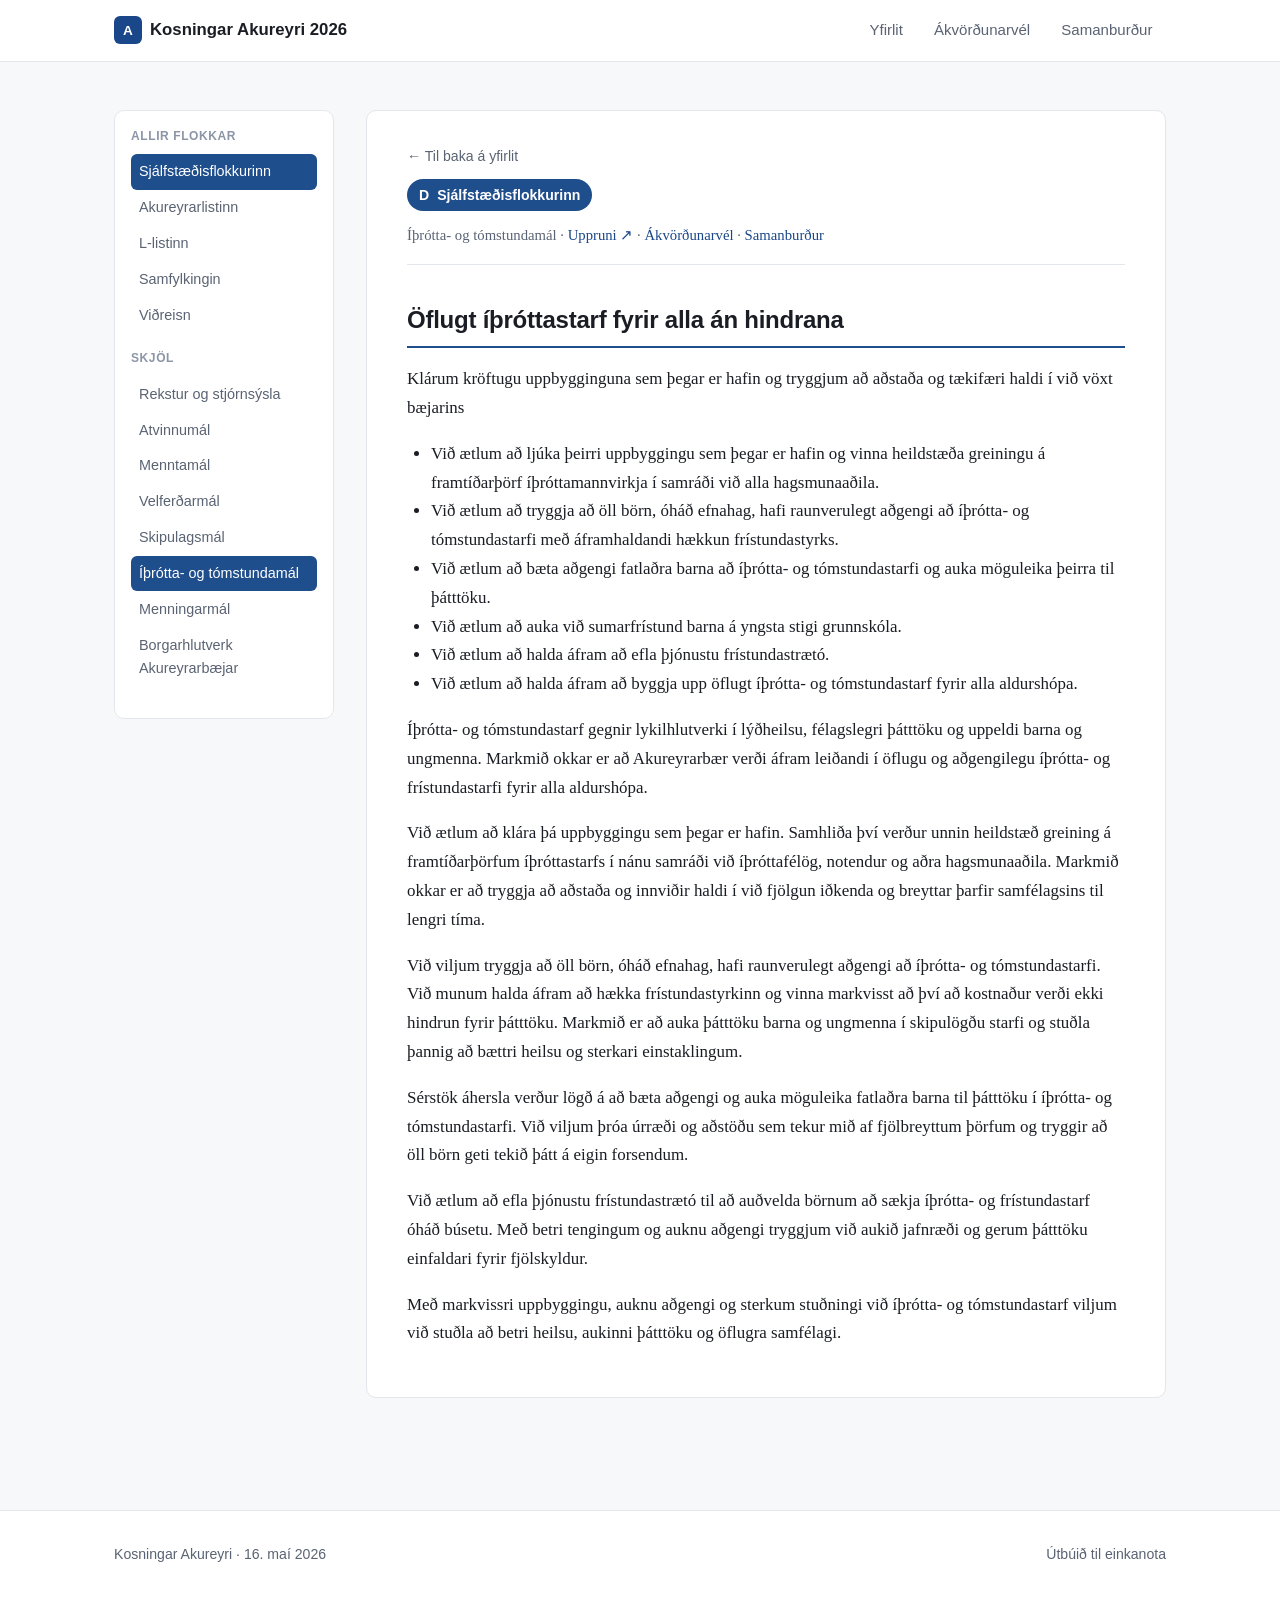
<file: stefnuskra/sjalfstaedisflokkurinn-ithrott.html>
<!DOCTYPE html>
<html lang="is">
<head>
  <meta charset="UTF-8">
  <meta name="viewport" content="width=device-width, initial-scale=1.0">
  <title>Íþrótta- og tómstundamál — Sjálfstæðisflokkurinn · Kosningar Akureyri 2026</title>
  <meta name="description" content="Stefnuskrá Sjálfstæðisflokkurinn — Kosningar Akureyri 2026.">
  <link rel="stylesheet" href="../assets/styles.css">
</head>
<body>
  <header class="site-header">
    <nav class="site-nav">
      <a href="../index.html" class="site-logo">
        <span class="logo-mark">A</span>
        Kosningar Akureyri 2026
      </a>
      <div class="nav-links">
        <a href="../index.html">Yfirlit</a>
        <a href="../akvardanavel.html">Ákvörðunarvél</a>
        <a href="../samanburdur.html">Samanburður</a>
      </div>
    </nav>
  </header>

  <main>
    <section class="section">
      <div class="container">
        <div class="viewer-layout">
          <aside class="viewer-sidebar" style="--party-color: #1F4E8C;">
          <h4>Allir flokkar</h4>
          <ul>
          <li><a href="sjalfstaedisflokkurinn-rekstur.html" class="active" style="--party-color: #1F4E8C;">Sjálfstæðisflokkurinn</a></li>
          <li><a href="akureyrarlistinn.html">Akureyrarlistinn</a></li>
          <li><a href="l-listinn.html">L-listinn</a></li>
          <li><a href="samfylkingin.html">Samfylkingin</a></li>
          <li><a href="vidreisn.html">Viðreisn</a></li>
          </ul>
          <h4>Skjöl</h4>
          <ul>
          <li><a href="sjalfstaedisflokkurinn-rekstur.html">Rekstur og stjórnsýsla</a></li>
          <li><a href="sjalfstaedisflokkurinn-atvinna.html">Atvinnumál</a></li>
          <li><a href="sjalfstaedisflokkurinn-menntamal.html">Menntamál</a></li>
          <li><a href="sjalfstaedisflokkurinn-velferd.html">Velferðarmál</a></li>
          <li><a href="sjalfstaedisflokkurinn-skipulag.html">Skipulagsmál</a></li>
          <li><a href="sjalfstaedisflokkurinn-ithrott.html" class="active" style="--party-color: #1F4E8C;">Íþrótta- og tómstundamál</a></li>
          <li><a href="sjalfstaedisflokkurinn-menning.html">Menningarmál</a></li>
          <li><a href="sjalfstaedisflokkurinn-borgarhlutverk.html">Borgarhlutverk Akureyrarbæjar</a></li>
          </ul>
          </aside>
          <article class="viewer-content" style="--party-color: #1F4E8C;">
            <div class="viewer-header">
              <a href="../index.html" class="back-link">← Til baka á yfirlit</a>
              <div>
                <span class="party-pill" style="--party-color: #1F4E8C; background: #1F4E8C;">
                  <strong>D</strong> Sjálfstæðisflokkurinn
                </span>
              </div>
              <p class="text-muted" style="margin: 0.25rem 0 0; font-size: 0.92rem;">
                Íþrótta- og tómstundamál
                · <a href="https://www.islendingur.is/" target="_blank" rel="noopener">Uppruni ↗</a>
                · <a href="../akvardanavel.html">Ákvörðunarvél</a>
                · <a href="../samanburdur.html">Samanburður</a>
              </p>
            </div>
            <h2>Öflugt íþróttastarf fyrir alla án hindrana</h2>
<p>Klárum kröftugu uppbygginguna sem þegar er hafin og tryggjum að aðstaða og tækifæri haldi í við vöxt bæjarins</p>
<ul>
<li>Við ætlum að ljúka þeirri uppbyggingu sem þegar er hafin og vinna heildstæða greiningu á framtíðarþörf íþróttamannvirkja í samráði við alla hagsmunaaðila.</li>
<li>Við ætlum að tryggja að öll börn, óháð efnahag, hafi raunverulegt aðgengi að íþrótta- og tómstundastarfi með áframhaldandi hækkun frístundastyrks.</li>
<li>Við ætlum að bæta aðgengi fatlaðra barna að íþrótta- og tómstundastarfi og auka möguleika þeirra til þátttöku.</li>
<li>Við ætlum að auka við sumarfrístund barna á yngsta stigi grunnskóla.</li>
<li>Við ætlum að halda áfram að efla þjónustu frístundastrætó.</li>
<li>Við ætlum að halda áfram að byggja upp öflugt íþrótta- og tómstundastarf fyrir alla aldurshópa.</li>
</ul>
<p>Íþrótta- og tómstundastarf gegnir lykilhlutverki í lýðheilsu, félagslegri þátttöku og uppeldi barna og ungmenna. Markmið okkar er að Akureyrarbær verði áfram leiðandi í öflugu og aðgengilegu íþrótta- og frístundastarfi fyrir alla aldurshópa.</p>
<p>Við ætlum að klára þá uppbyggingu sem þegar er hafin. Samhliða því verður unnin heildstæð greining á framtíðarþörfum íþróttastarfs í nánu samráði við íþróttafélög, notendur og aðra hagsmunaaðila. Markmið okkar er að tryggja að aðstaða og innviðir haldi í við fjölgun iðkenda og breyttar þarfir samfélagsins til lengri tíma.</p>
<p>Við viljum tryggja að öll börn, óháð efnahag, hafi raunverulegt aðgengi að íþrótta- og tómstundastarfi. Við munum halda áfram að hækka frístundastyrkinn og vinna markvisst að því að kostnaður verði ekki hindrun fyrir þátttöku. Markmið er að auka þátttöku barna og ungmenna í skipulögðu starfi og stuðla þannig að bættri heilsu og sterkari einstaklingum.</p>
<p>Sérstök áhersla verður lögð á að bæta aðgengi og auka möguleika fatlaðra barna til þátttöku í íþrótta- og tómstundastarfi. Við viljum þróa úrræði og aðstöðu sem tekur mið af fjölbreyttum þörfum og tryggir að öll börn geti tekið þátt á eigin forsendum.</p>
<p>Við ætlum að efla þjónustu frístundastrætó til að auðvelda börnum að sækja íþrótta- og frístundastarf óháð búsetu. Með betri tengingum og auknu aðgengi tryggjum við aukið jafnræði og gerum þátttöku einfaldari fyrir fjölskyldur.</p>
<p>Með markvissri uppbyggingu, auknu aðgengi og sterkum stuðningi við íþrótta- og tómstundastarf viljum við stuðla að betri heilsu, aukinni þátttöku og öflugra samfélagi.</p>
          </article>
        </div>
      </div>
    </section>
  </main>

  <footer class="site-footer">
    <div class="container">
      <div class="footer-content">
        <span>Kosningar Akureyri · 16. maí 2026</span>
        <span class="text-muted">Útbúið til einkanota</span>
      </div>
    </div>
  </footer>
</body>
</html>
</file>
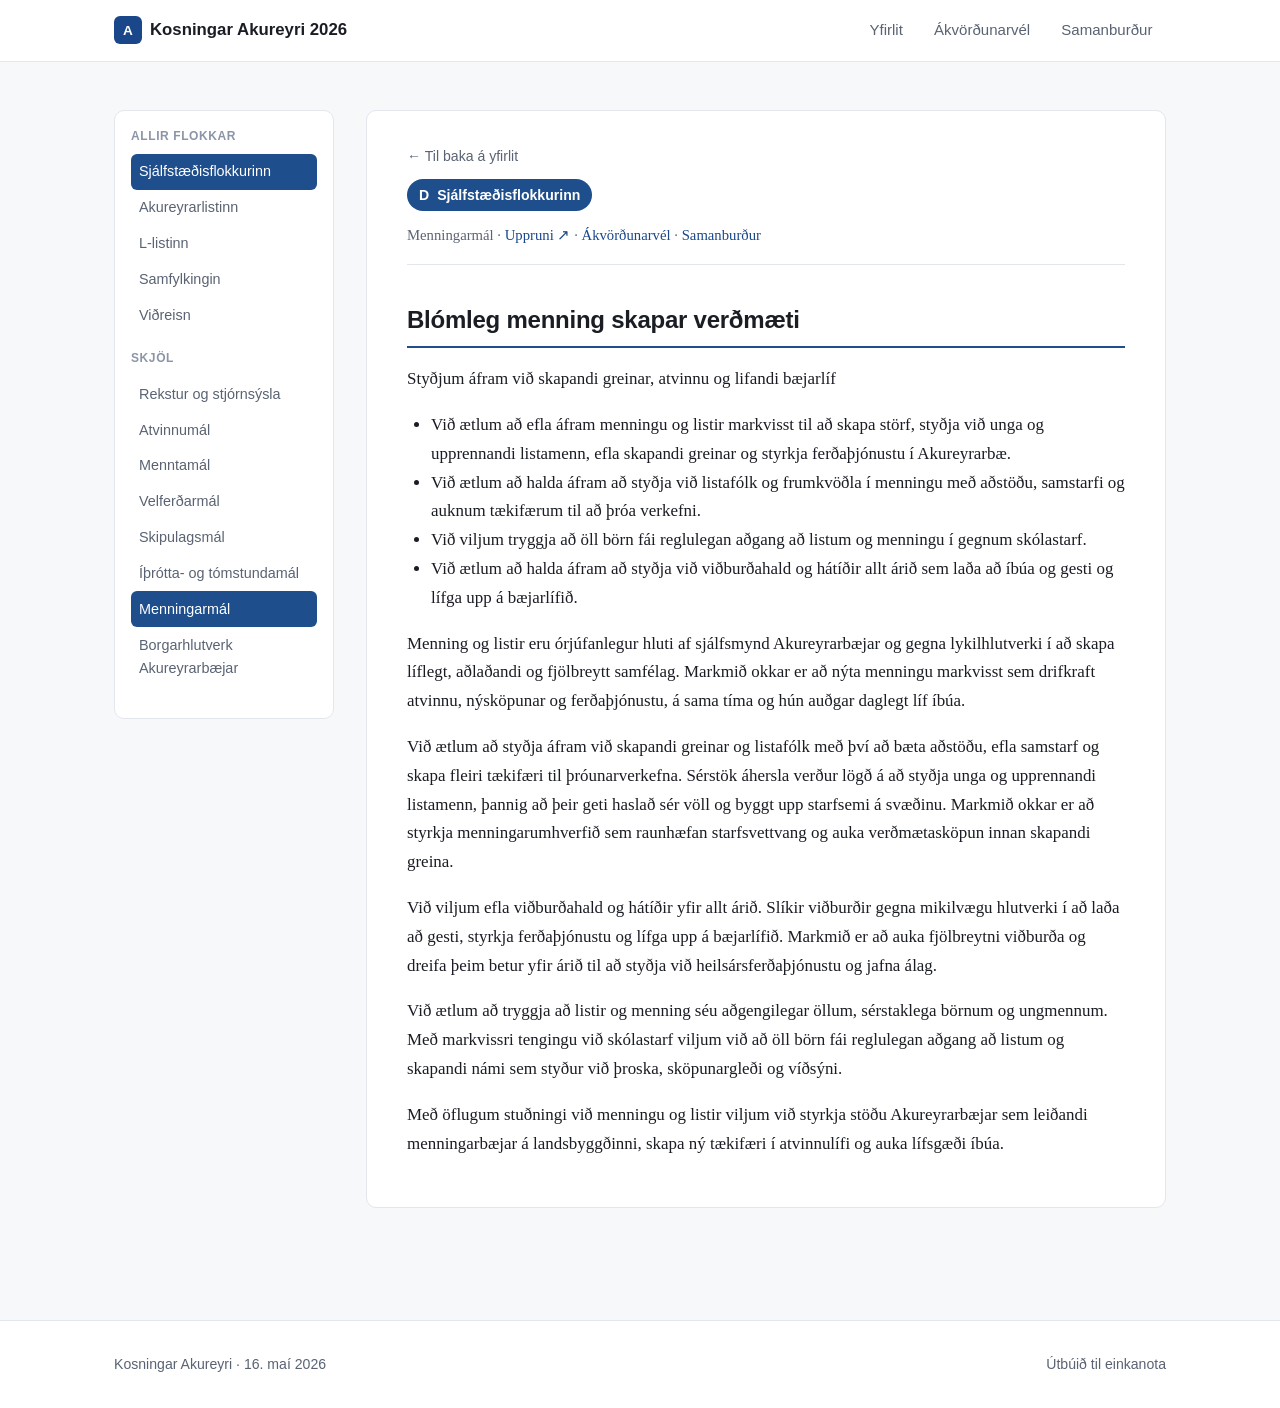
<file: stefnuskra/sjalfstaedisflokkurinn-menning.html>
<!DOCTYPE html>
<html lang="is">
<head>
  <meta charset="UTF-8">
  <meta name="viewport" content="width=device-width, initial-scale=1.0">
  <title>Menningarmál — Sjálfstæðisflokkurinn · Kosningar Akureyri 2026</title>
  <meta name="description" content="Stefnuskrá Sjálfstæðisflokkurinn — Kosningar Akureyri 2026.">
  <link rel="stylesheet" href="../assets/styles.css">
</head>
<body>
  <header class="site-header">
    <nav class="site-nav">
      <a href="../index.html" class="site-logo">
        <span class="logo-mark">A</span>
        Kosningar Akureyri 2026
      </a>
      <div class="nav-links">
        <a href="../index.html">Yfirlit</a>
        <a href="../akvardanavel.html">Ákvörðunarvél</a>
        <a href="../samanburdur.html">Samanburður</a>
      </div>
    </nav>
  </header>

  <main>
    <section class="section">
      <div class="container">
        <div class="viewer-layout">
          <aside class="viewer-sidebar" style="--party-color: #1F4E8C;">
          <h4>Allir flokkar</h4>
          <ul>
          <li><a href="sjalfstaedisflokkurinn-rekstur.html" class="active" style="--party-color: #1F4E8C;">Sjálfstæðisflokkurinn</a></li>
          <li><a href="akureyrarlistinn.html">Akureyrarlistinn</a></li>
          <li><a href="l-listinn.html">L-listinn</a></li>
          <li><a href="samfylkingin.html">Samfylkingin</a></li>
          <li><a href="vidreisn.html">Viðreisn</a></li>
          </ul>
          <h4>Skjöl</h4>
          <ul>
          <li><a href="sjalfstaedisflokkurinn-rekstur.html">Rekstur og stjórnsýsla</a></li>
          <li><a href="sjalfstaedisflokkurinn-atvinna.html">Atvinnumál</a></li>
          <li><a href="sjalfstaedisflokkurinn-menntamal.html">Menntamál</a></li>
          <li><a href="sjalfstaedisflokkurinn-velferd.html">Velferðarmál</a></li>
          <li><a href="sjalfstaedisflokkurinn-skipulag.html">Skipulagsmál</a></li>
          <li><a href="sjalfstaedisflokkurinn-ithrott.html">Íþrótta- og tómstundamál</a></li>
          <li><a href="sjalfstaedisflokkurinn-menning.html" class="active" style="--party-color: #1F4E8C;">Menningarmál</a></li>
          <li><a href="sjalfstaedisflokkurinn-borgarhlutverk.html">Borgarhlutverk Akureyrarbæjar</a></li>
          </ul>
          </aside>
          <article class="viewer-content" style="--party-color: #1F4E8C;">
            <div class="viewer-header">
              <a href="../index.html" class="back-link">← Til baka á yfirlit</a>
              <div>
                <span class="party-pill" style="--party-color: #1F4E8C; background: #1F4E8C;">
                  <strong>D</strong> Sjálfstæðisflokkurinn
                </span>
              </div>
              <p class="text-muted" style="margin: 0.25rem 0 0; font-size: 0.92rem;">
                Menningarmál
                · <a href="https://www.islendingur.is/" target="_blank" rel="noopener">Uppruni ↗</a>
                · <a href="../akvardanavel.html">Ákvörðunarvél</a>
                · <a href="../samanburdur.html">Samanburður</a>
              </p>
            </div>
            <h2>Blómleg menning skapar verðmæti</h2>
<p>Styðjum áfram við skapandi greinar, atvinnu og lifandi bæjarlíf</p>
<ul>
<li>Við ætlum að efla áfram menningu og listir markvisst til að skapa störf, styðja við unga og upprennandi listamenn, efla skapandi greinar og styrkja ferðaþjónustu í Akureyrarbæ.</li>
<li>Við ætlum að halda áfram að styðja við listafólk og frumkvöðla í menningu með aðstöðu, samstarfi og auknum tækifærum til að þróa verkefni.</li>
<li>Við viljum tryggja að öll börn fái reglulegan aðgang að listum og menningu í gegnum skólastarf.</li>
<li>Við ætlum að halda áfram að styðja við viðburðahald og hátíðir allt árið sem laða að íbúa og gesti og lífga upp á bæjarlífið.</li>
</ul>
<p>Menning og listir eru órjúfanlegur hluti af sjálfsmynd Akureyrarbæjar og gegna lykilhlutverki í að skapa líflegt, aðlaðandi og fjölbreytt samfélag. Markmið okkar er að nýta menningu markvisst sem drifkraft atvinnu, nýsköpunar og ferðaþjónustu, á sama tíma og hún auðgar daglegt líf íbúa.</p>
<p>Við ætlum að styðja áfram við skapandi greinar og listafólk með því að bæta aðstöðu, efla samstarf og skapa fleiri tækifæri til þróunarverkefna. Sérstök áhersla verður lögð á að styðja unga og upprennandi listamenn, þannig að þeir geti haslað sér völl og byggt upp starfsemi á svæðinu. Markmið okkar er að styrkja menningarumhverfið sem raunhæfan starfsvettvang og auka verðmætasköpun innan skapandi greina.</p>
<p>Við viljum efla viðburðahald og hátíðir yfir allt árið. Slíkir viðburðir gegna mikilvægu hlutverki í að laða að gesti, styrkja ferðaþjónustu og lífga upp á bæjarlífið. Markmið er að auka fjölbreytni viðburða og dreifa þeim betur yfir árið til að styðja við heilsársferðaþjónustu og jafna álag.</p>
<p>Við ætlum að tryggja að listir og menning séu aðgengilegar öllum, sérstaklega börnum og ungmennum. Með markvissri tengingu við skólastarf viljum við að öll börn fái reglulegan aðgang að listum og skapandi námi sem styður við þroska, sköpunargleði og víðsýni.</p>
<p>Með öflugum stuðningi við menningu og listir viljum við styrkja stöðu Akureyrarbæjar sem leiðandi menningarbæjar á landsbyggðinni, skapa ný tækifæri í atvinnulífi og auka lífsgæði íbúa.</p>
          </article>
        </div>
      </div>
    </section>
  </main>

  <footer class="site-footer">
    <div class="container">
      <div class="footer-content">
        <span>Kosningar Akureyri · 16. maí 2026</span>
        <span class="text-muted">Útbúið til einkanota</span>
      </div>
    </div>
  </footer>
</body>
</html>
</file>
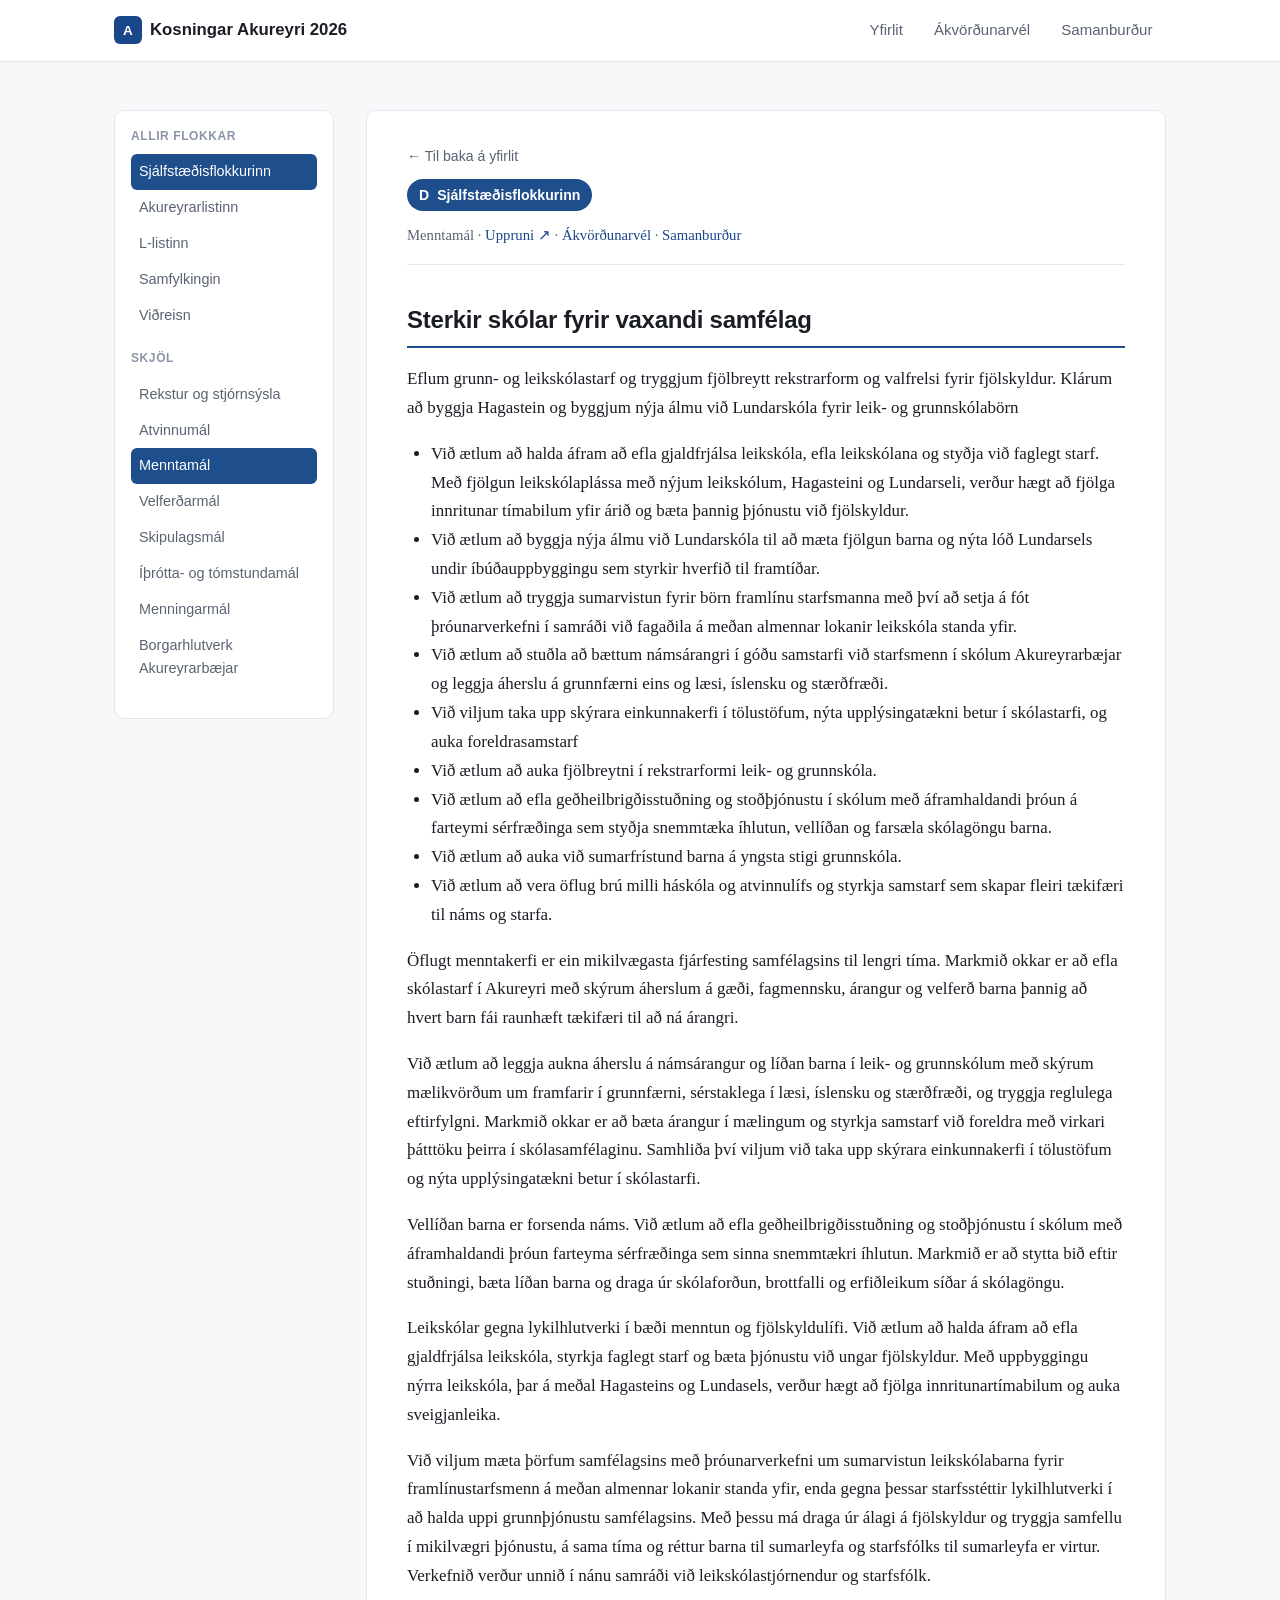
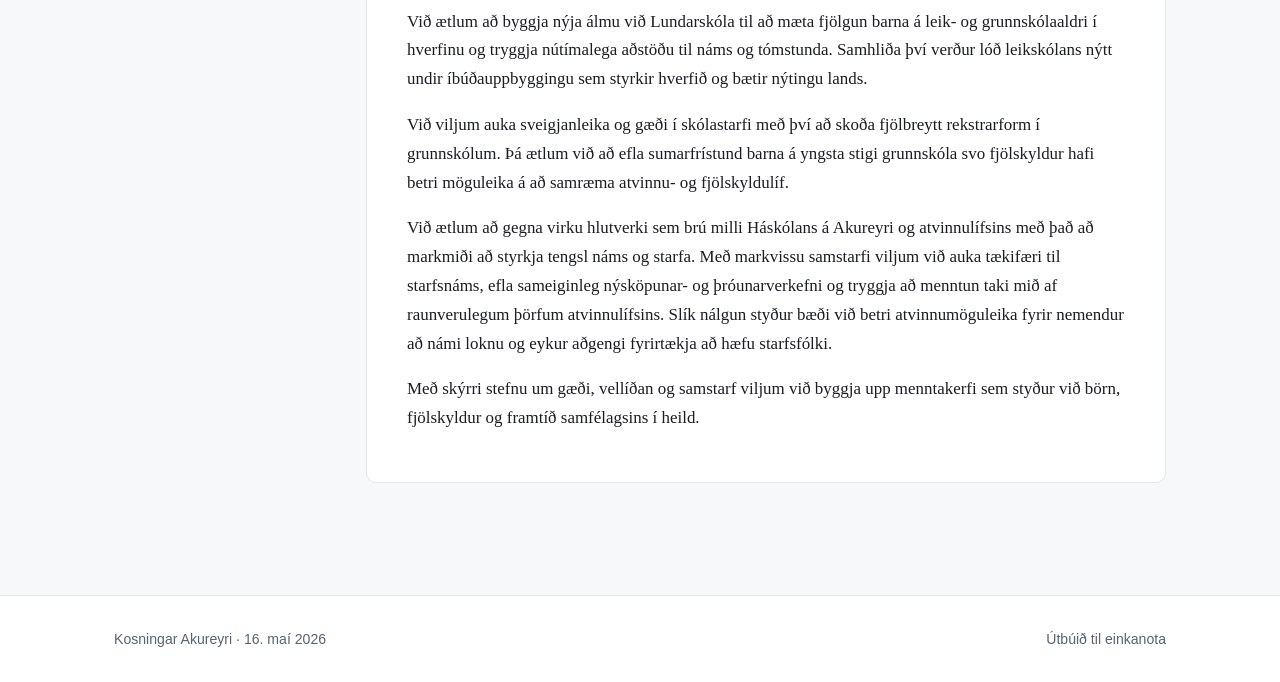
<file: stefnuskra/sjalfstaedisflokkurinn-menntamal.html>
<!DOCTYPE html>
<html lang="is">
<head>
  <meta charset="UTF-8">
  <meta name="viewport" content="width=device-width, initial-scale=1.0">
  <title>Menntamál — Sjálfstæðisflokkurinn · Kosningar Akureyri 2026</title>
  <meta name="description" content="Stefnuskrá Sjálfstæðisflokkurinn — Kosningar Akureyri 2026.">
  <link rel="stylesheet" href="../assets/styles.css">
</head>
<body>
  <header class="site-header">
    <nav class="site-nav">
      <a href="../index.html" class="site-logo">
        <span class="logo-mark">A</span>
        Kosningar Akureyri 2026
      </a>
      <div class="nav-links">
        <a href="../index.html">Yfirlit</a>
        <a href="../akvardanavel.html">Ákvörðunarvél</a>
        <a href="../samanburdur.html">Samanburður</a>
      </div>
    </nav>
  </header>

  <main>
    <section class="section">
      <div class="container">
        <div class="viewer-layout">
          <aside class="viewer-sidebar" style="--party-color: #1F4E8C;">
          <h4>Allir flokkar</h4>
          <ul>
          <li><a href="sjalfstaedisflokkurinn-rekstur.html" class="active" style="--party-color: #1F4E8C;">Sjálfstæðisflokkurinn</a></li>
          <li><a href="akureyrarlistinn.html">Akureyrarlistinn</a></li>
          <li><a href="l-listinn.html">L-listinn</a></li>
          <li><a href="samfylkingin.html">Samfylkingin</a></li>
          <li><a href="vidreisn.html">Viðreisn</a></li>
          </ul>
          <h4>Skjöl</h4>
          <ul>
          <li><a href="sjalfstaedisflokkurinn-rekstur.html">Rekstur og stjórnsýsla</a></li>
          <li><a href="sjalfstaedisflokkurinn-atvinna.html">Atvinnumál</a></li>
          <li><a href="sjalfstaedisflokkurinn-menntamal.html" class="active" style="--party-color: #1F4E8C;">Menntamál</a></li>
          <li><a href="sjalfstaedisflokkurinn-velferd.html">Velferðarmál</a></li>
          <li><a href="sjalfstaedisflokkurinn-skipulag.html">Skipulagsmál</a></li>
          <li><a href="sjalfstaedisflokkurinn-ithrott.html">Íþrótta- og tómstundamál</a></li>
          <li><a href="sjalfstaedisflokkurinn-menning.html">Menningarmál</a></li>
          <li><a href="sjalfstaedisflokkurinn-borgarhlutverk.html">Borgarhlutverk Akureyrarbæjar</a></li>
          </ul>
          </aside>
          <article class="viewer-content" style="--party-color: #1F4E8C;">
            <div class="viewer-header">
              <a href="../index.html" class="back-link">← Til baka á yfirlit</a>
              <div>
                <span class="party-pill" style="--party-color: #1F4E8C; background: #1F4E8C;">
                  <strong>D</strong> Sjálfstæðisflokkurinn
                </span>
              </div>
              <p class="text-muted" style="margin: 0.25rem 0 0; font-size: 0.92rem;">
                Menntamál
                · <a href="https://www.islendingur.is/" target="_blank" rel="noopener">Uppruni ↗</a>
                · <a href="../akvardanavel.html">Ákvörðunarvél</a>
                · <a href="../samanburdur.html">Samanburður</a>
              </p>
            </div>
            <h2>Sterkir skólar fyrir vaxandi samfélag</h2>
<p>Eflum grunn- og leikskólastarf og tryggjum fjölbreytt rekstrarform og valfrelsi fyrir fjölskyldur. Klárum að byggja Hagastein og byggjum nýja álmu við Lundarskóla fyrir leik- og grunnskólabörn</p>
<ul>
<li>Við ætlum að halda áfram að efla gjaldfrjálsa leikskóla, efla leikskólana og styðja við faglegt starf. Með fjölgun leikskólaplássa með nýjum leikskólum, Hagasteini og Lundarseli, verður hægt að fjölga innritunar tímabilum yfir árið og bæta þannig þjónustu við fjölskyldur.</li>
<li>Við ætlum að byggja nýja álmu við Lundarskóla til að mæta fjölgun barna og nýta lóð Lundarsels undir íbúðauppbyggingu sem styrkir hverfið til framtíðar.</li>
<li>Við ætlum að tryggja sumarvistun fyrir börn framlínu starfsmanna með því að setja á fót þróunarverkefni í samráði við fagaðila á meðan almennar lokanir leikskóla standa yfir.</li>
<li>Við ætlum að stuðla að bættum námsárangri í góðu samstarfi við starfsmenn í skólum Akureyrarbæjar og leggja áherslu á grunnfærni eins og læsi, íslensku og stærðfræði.</li>
<li>Við viljum taka upp skýrara einkunnakerfi í tölustöfum, nýta upplýsingatækni betur í skólastarfi, og auka foreldrasamstarf</li>
<li>Við ætlum að auka fjölbreytni í rekstrarformi leik- og grunnskóla.</li>
<li>Við ætlum að efla geðheilbrigðisstuðning og stoðþjónustu í skólum með áframhaldandi þróun á farteymi sérfræðinga sem styðja snemmtæka íhlutun, vellíðan og farsæla skólagöngu barna.</li>
<li>Við ætlum að auka við sumarfrístund barna á yngsta stigi grunnskóla.</li>
<li>Við ætlum að vera öflug brú milli háskóla og atvinnulífs og styrkja samstarf sem skapar fleiri tækifæri til náms og starfa.</li>
</ul>
<p>Öflugt menntakerfi er ein mikilvægasta fjárfesting samfélagsins til lengri tíma. Markmið okkar er að efla skólastarf í Akureyri með skýrum áherslum á gæði, fagmennsku, árangur og velferð barna þannig að hvert barn fái raunhæft tækifæri til að ná árangri.</p>
<p>Við ætlum að leggja aukna áherslu á námsárangur og líðan barna í leik- og grunnskólum með skýrum mælikvörðum um framfarir í grunnfærni, sérstaklega í læsi, íslensku og stærðfræði, og tryggja reglulega eftirfylgni. Markmið okkar er að bæta árangur í mælingum og styrkja samstarf við foreldra með virkari þátttöku þeirra í skólasamfélaginu. Samhliða því viljum við taka upp skýrara einkunnakerfi í tölustöfum og nýta upplýsingatækni betur í skólastarfi.</p>
<p>Vellíðan barna er forsenda náms. Við ætlum að efla geðheilbrigðisstuðning og stoðþjónustu í skólum með áframhaldandi þróun farteyma sérfræðinga sem sinna snemmtækri íhlutun. Markmið er að stytta bið eftir stuðningi, bæta líðan barna og draga úr skólaforðun, brottfalli og erfiðleikum síðar á skólagöngu.</p>
<p>Leikskólar gegna lykilhlutverki í bæði menntun og fjölskyldulífi. Við ætlum að halda áfram að efla gjaldfrjálsa leikskóla, styrkja faglegt starf og bæta þjónustu við ungar fjölskyldur. Með uppbyggingu nýrra leikskóla, þar á meðal Hagasteins og Lundasels, verður hægt að fjölga innritunartímabilum og auka sveigjanleika.</p>
<p>Við viljum mæta þörfum samfélagsins með þróunarverkefni um sumarvistun leikskólabarna fyrir framlínustarfsmenn á meðan almennar lokanir standa yfir, enda gegna þessar starfsstéttir lykilhlutverki í að halda uppi grunnþjónustu samfélagsins. Með þessu má draga úr álagi á fjölskyldur og tryggja samfellu í mikilvægri þjónustu, á sama tíma og réttur barna til sumarleyfa og starfsfólks til sumarleyfa er virtur. Verkefnið verður unnið í nánu samráði við leikskólastjórnendur og starfsfólk.</p>
<p>Við ætlum að byggja nýja álmu við Lundarskóla til að mæta fjölgun barna á leik- og grunnskólaaldri í hverfinu og tryggja nútímalega aðstöðu til náms og tómstunda. Samhliða því verður lóð leikskólans nýtt undir íbúðauppbyggingu sem styrkir hverfið og bætir nýtingu lands.</p>
<p>Við viljum auka sveigjanleika og gæði í skólastarfi með því að skoða fjölbreytt rekstrarform í grunnskólum. Þá ætlum við að efla sumarfrístund barna á yngsta stigi grunnskóla svo fjölskyldur hafi betri möguleika á að samræma atvinnu- og fjölskyldulíf.</p>
<p>Við ætlum að gegna virku hlutverki sem brú milli Háskólans á Akureyri og atvinnulífsins með það að markmiði að styrkja tengsl náms og starfa. Með markvissu samstarfi viljum við auka tækifæri til starfsnáms, efla sameiginleg nýsköpunar- og þróunarverkefni og tryggja að menntun taki mið af raunverulegum þörfum atvinnulífsins. Slík nálgun styður bæði við betri atvinnumöguleika fyrir nemendur að námi loknu og eykur aðgengi fyrirtækja að hæfu starfsfólki.</p>
<p>Með skýrri stefnu um gæði, vellíðan og samstarf viljum við byggja upp menntakerfi sem styður við börn, fjölskyldur og framtíð samfélagsins í heild.</p>
          </article>
        </div>
      </div>
    </section>
  </main>

  <footer class="site-footer">
    <div class="container">
      <div class="footer-content">
        <span>Kosningar Akureyri · 16. maí 2026</span>
        <span class="text-muted">Útbúið til einkanota</span>
      </div>
    </div>
  </footer>
</body>
</html>
</file>
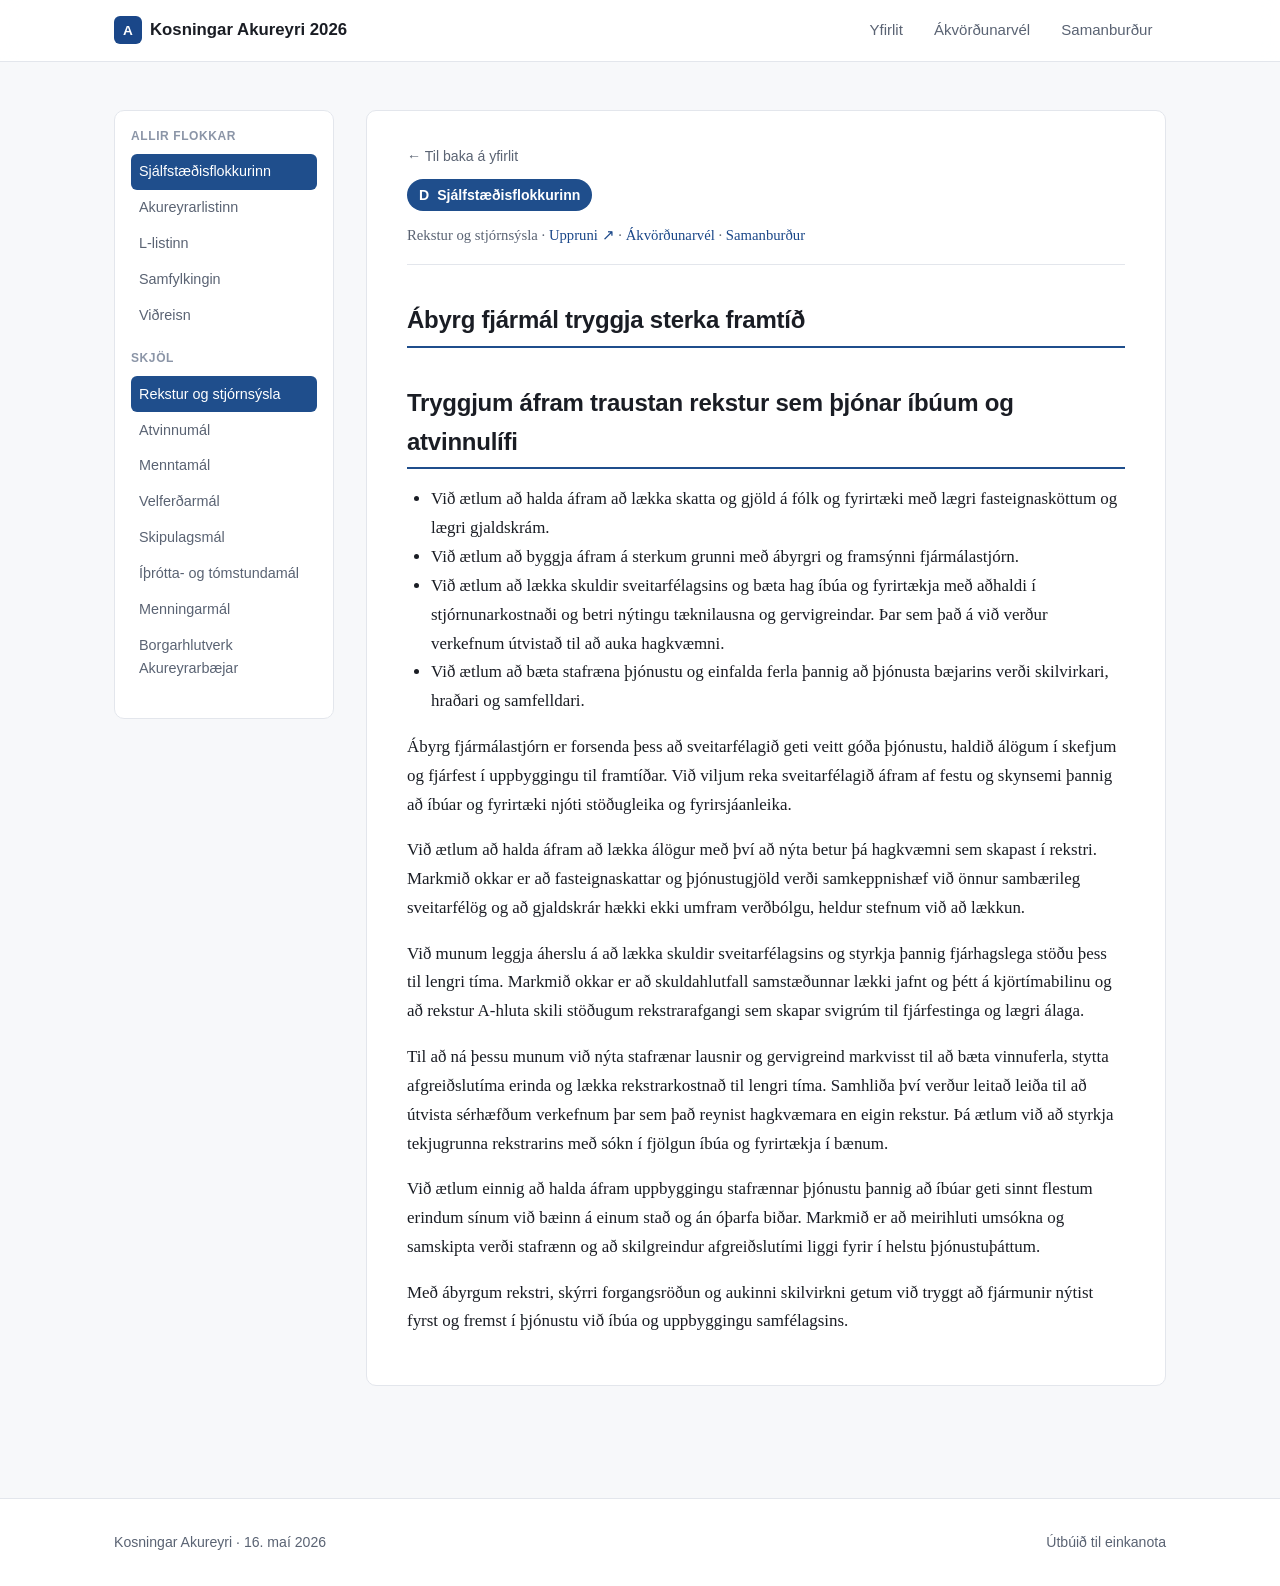
<file: stefnuskra/sjalfstaedisflokkurinn-rekstur.html>
<!DOCTYPE html>
<html lang="is">
<head>
  <meta charset="UTF-8">
  <meta name="viewport" content="width=device-width, initial-scale=1.0">
  <title>Rekstur og stjórnsýsla — Sjálfstæðisflokkurinn · Kosningar Akureyri 2026</title>
  <meta name="description" content="Stefnuskrá Sjálfstæðisflokkurinn — Kosningar Akureyri 2026.">
  <link rel="stylesheet" href="../assets/styles.css">
</head>
<body>
  <header class="site-header">
    <nav class="site-nav">
      <a href="../index.html" class="site-logo">
        <span class="logo-mark">A</span>
        Kosningar Akureyri 2026
      </a>
      <div class="nav-links">
        <a href="../index.html">Yfirlit</a>
        <a href="../akvardanavel.html">Ákvörðunarvél</a>
        <a href="../samanburdur.html">Samanburður</a>
      </div>
    </nav>
  </header>

  <main>
    <section class="section">
      <div class="container">
        <div class="viewer-layout">
          <aside class="viewer-sidebar" style="--party-color: #1F4E8C;">
          <h4>Allir flokkar</h4>
          <ul>
          <li><a href="sjalfstaedisflokkurinn-rekstur.html" class="active" style="--party-color: #1F4E8C;">Sjálfstæðisflokkurinn</a></li>
          <li><a href="akureyrarlistinn.html">Akureyrarlistinn</a></li>
          <li><a href="l-listinn.html">L-listinn</a></li>
          <li><a href="samfylkingin.html">Samfylkingin</a></li>
          <li><a href="vidreisn.html">Viðreisn</a></li>
          </ul>
          <h4>Skjöl</h4>
          <ul>
          <li><a href="sjalfstaedisflokkurinn-rekstur.html" class="active" style="--party-color: #1F4E8C;">Rekstur og stjórnsýsla</a></li>
          <li><a href="sjalfstaedisflokkurinn-atvinna.html">Atvinnumál</a></li>
          <li><a href="sjalfstaedisflokkurinn-menntamal.html">Menntamál</a></li>
          <li><a href="sjalfstaedisflokkurinn-velferd.html">Velferðarmál</a></li>
          <li><a href="sjalfstaedisflokkurinn-skipulag.html">Skipulagsmál</a></li>
          <li><a href="sjalfstaedisflokkurinn-ithrott.html">Íþrótta- og tómstundamál</a></li>
          <li><a href="sjalfstaedisflokkurinn-menning.html">Menningarmál</a></li>
          <li><a href="sjalfstaedisflokkurinn-borgarhlutverk.html">Borgarhlutverk Akureyrarbæjar</a></li>
          </ul>
          </aside>
          <article class="viewer-content" style="--party-color: #1F4E8C;">
            <div class="viewer-header">
              <a href="../index.html" class="back-link">← Til baka á yfirlit</a>
              <div>
                <span class="party-pill" style="--party-color: #1F4E8C; background: #1F4E8C;">
                  <strong>D</strong> Sjálfstæðisflokkurinn
                </span>
              </div>
              <p class="text-muted" style="margin: 0.25rem 0 0; font-size: 0.92rem;">
                Rekstur og stjórnsýsla
                · <a href="https://www.islendingur.is/" target="_blank" rel="noopener">Uppruni ↗</a>
                · <a href="../akvardanavel.html">Ákvörðunarvél</a>
                · <a href="../samanburdur.html">Samanburður</a>
              </p>
            </div>
            <h2>Ábyrg fjármál tryggja sterka framtíð</h2>
<h2>Tryggjum áfram traustan rekstur sem þjónar íbúum og atvinnulífi</h2>
<ul>
<li>Við ætlum að halda áfram að lækka skatta og gjöld á fólk og fyrirtæki með lægri fasteignasköttum og lægri gjaldskrám.</li>
<li>Við ætlum að byggja áfram á sterkum grunni með ábyrgri og framsýnni fjármálastjórn.</li>
<li>Við ætlum að lækka skuldir sveitarfélagsins og bæta hag íbúa og fyrirtækja með aðhaldi í stjórnunarkostnaði og betri nýtingu tæknilausna og gervigreindar. Þar sem það á við verður verkefnum útvistað til að auka hagkvæmni.</li>
<li>Við ætlum að bæta stafræna þjónustu og einfalda ferla þannig að þjónusta bæjarins verði skilvirkari, hraðari og samfelldari.</li>
</ul>
<p>Ábyrg fjármálastjórn er forsenda þess að sveitarfélagið geti veitt góða þjónustu, haldið álögum í skefjum og fjárfest í uppbyggingu til framtíðar. Við viljum reka sveitarfélagið áfram af festu og skynsemi þannig að íbúar og fyrirtæki njóti stöðugleika og fyrirsjáanleika.</p>
<p>Við ætlum að halda áfram að lækka álögur með því að nýta betur þá hagkvæmni sem skapast í rekstri. Markmið okkar er að fasteignaskattar og þjónustugjöld verði samkeppnishæf við önnur sambærileg sveitarfélög og að gjaldskrár hækki ekki umfram verðbólgu, heldur stefnum við að lækkun.</p>
<p>Við munum leggja áherslu á að lækka skuldir sveitarfélagsins og styrkja þannig fjárhagslega stöðu þess til lengri tíma. Markmið okkar er að skuldahlutfall samstæðunnar lækki jafnt og þétt á kjörtímabilinu og að rekstur A-hluta skili stöðugum rekstrarafgangi sem skapar svigrúm til fjárfestinga og lægri álaga.</p>
<p>Til að ná þessu munum við nýta stafrænar lausnir og gervigreind markvisst til að bæta vinnuferla, stytta afgreiðslutíma erinda og lækka rekstrarkostnað til lengri tíma. Samhliða því verður leitað leiða til að útvista sérhæfðum verkefnum þar sem það reynist hagkvæmara en eigin rekstur. Þá ætlum við að styrkja tekjugrunna rekstrarins með sókn í fjölgun íbúa og fyrirtækja í bænum.</p>
<p>Við ætlum einnig að halda áfram uppbyggingu stafrænnar þjónustu þannig að íbúar geti sinnt flestum erindum sínum við bæinn á einum stað og án óþarfa biðar. Markmið er að meirihluti umsókna og samskipta verði stafrænn og að skilgreindur afgreiðslutími liggi fyrir í helstu þjónustuþáttum.</p>
<p>Með ábyrgum rekstri, skýrri forgangsröðun og aukinni skilvirkni getum við tryggt að fjármunir nýtist fyrst og fremst í þjónustu við íbúa og uppbyggingu samfélagsins.</p>
          </article>
        </div>
      </div>
    </section>
  </main>

  <footer class="site-footer">
    <div class="container">
      <div class="footer-content">
        <span>Kosningar Akureyri · 16. maí 2026</span>
        <span class="text-muted">Útbúið til einkanota</span>
      </div>
    </div>
  </footer>
</body>
</html>
</file>
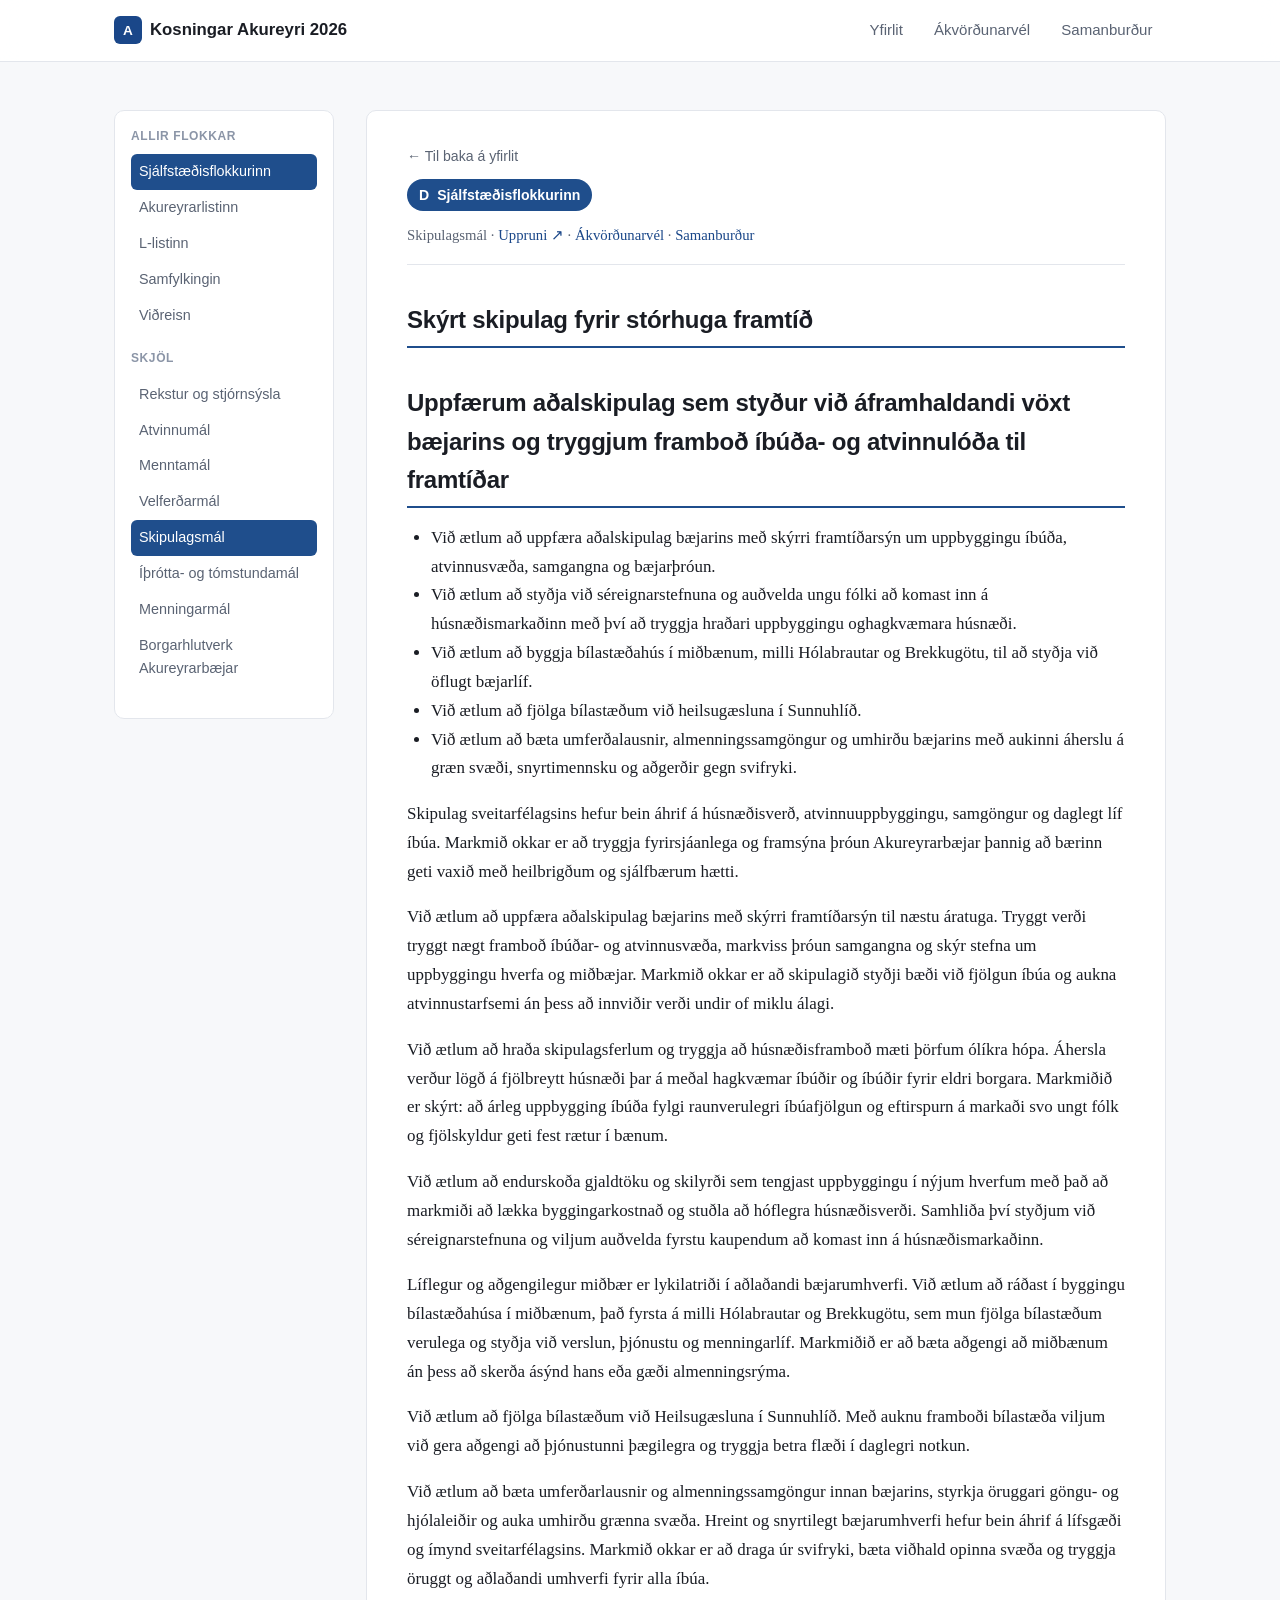
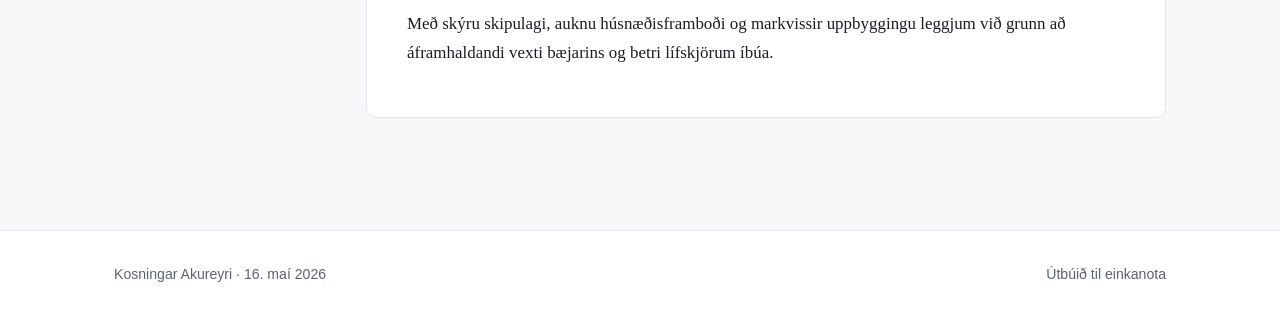
<file: stefnuskra/sjalfstaedisflokkurinn-skipulag.html>
<!DOCTYPE html>
<html lang="is">
<head>
  <meta charset="UTF-8">
  <meta name="viewport" content="width=device-width, initial-scale=1.0">
  <title>Skipulagsmál — Sjálfstæðisflokkurinn · Kosningar Akureyri 2026</title>
  <meta name="description" content="Stefnuskrá Sjálfstæðisflokkurinn — Kosningar Akureyri 2026.">
  <link rel="stylesheet" href="../assets/styles.css">
</head>
<body>
  <header class="site-header">
    <nav class="site-nav">
      <a href="../index.html" class="site-logo">
        <span class="logo-mark">A</span>
        Kosningar Akureyri 2026
      </a>
      <div class="nav-links">
        <a href="../index.html">Yfirlit</a>
        <a href="../akvardanavel.html">Ákvörðunarvél</a>
        <a href="../samanburdur.html">Samanburður</a>
      </div>
    </nav>
  </header>

  <main>
    <section class="section">
      <div class="container">
        <div class="viewer-layout">
          <aside class="viewer-sidebar" style="--party-color: #1F4E8C;">
          <h4>Allir flokkar</h4>
          <ul>
          <li><a href="sjalfstaedisflokkurinn-rekstur.html" class="active" style="--party-color: #1F4E8C;">Sjálfstæðisflokkurinn</a></li>
          <li><a href="akureyrarlistinn.html">Akureyrarlistinn</a></li>
          <li><a href="l-listinn.html">L-listinn</a></li>
          <li><a href="samfylkingin.html">Samfylkingin</a></li>
          <li><a href="vidreisn.html">Viðreisn</a></li>
          </ul>
          <h4>Skjöl</h4>
          <ul>
          <li><a href="sjalfstaedisflokkurinn-rekstur.html">Rekstur og stjórnsýsla</a></li>
          <li><a href="sjalfstaedisflokkurinn-atvinna.html">Atvinnumál</a></li>
          <li><a href="sjalfstaedisflokkurinn-menntamal.html">Menntamál</a></li>
          <li><a href="sjalfstaedisflokkurinn-velferd.html">Velferðarmál</a></li>
          <li><a href="sjalfstaedisflokkurinn-skipulag.html" class="active" style="--party-color: #1F4E8C;">Skipulagsmál</a></li>
          <li><a href="sjalfstaedisflokkurinn-ithrott.html">Íþrótta- og tómstundamál</a></li>
          <li><a href="sjalfstaedisflokkurinn-menning.html">Menningarmál</a></li>
          <li><a href="sjalfstaedisflokkurinn-borgarhlutverk.html">Borgarhlutverk Akureyrarbæjar</a></li>
          </ul>
          </aside>
          <article class="viewer-content" style="--party-color: #1F4E8C;">
            <div class="viewer-header">
              <a href="../index.html" class="back-link">← Til baka á yfirlit</a>
              <div>
                <span class="party-pill" style="--party-color: #1F4E8C; background: #1F4E8C;">
                  <strong>D</strong> Sjálfstæðisflokkurinn
                </span>
              </div>
              <p class="text-muted" style="margin: 0.25rem 0 0; font-size: 0.92rem;">
                Skipulagsmál
                · <a href="https://www.islendingur.is/" target="_blank" rel="noopener">Uppruni ↗</a>
                · <a href="../akvardanavel.html">Ákvörðunarvél</a>
                · <a href="../samanburdur.html">Samanburður</a>
              </p>
            </div>
            <h2>Skýrt skipulag fyrir stórhuga framtíð</h2>
<h2>Uppfærum aðalskipulag sem styður við áframhaldandi vöxt bæjarins og tryggjum framboð íbúða- og atvinnulóða til framtíðar</h2>
<ul>
<li>Við ætlum að uppfæra aðalskipulag bæjarins með skýrri framtíðarsýn um uppbyggingu íbúða, atvinnusvæða, samgangna og bæjarþróun.</li>
<li>Við ætlum að styðja við séreignarstefnuna og auðvelda ungu fólki að komast inn á húsnæðismarkaðinn með því að tryggja hraðari uppbyggingu oghagkvæmara húsnæði.</li>
<li>Við ætlum að byggja bílastæðahús í miðbænum, milli Hólabrautar og Brekkugötu, til að styðja við öflugt bæjarlíf.</li>
<li>Við ætlum að fjölga bílastæðum við heilsugæsluna í Sunnuhlíð.</li>
<li>Við ætlum að bæta umferðalausnir, almenningssamgöngur og umhirðu bæjarins með aukinni áherslu á græn svæði, snyrtimennsku og aðgerðir gegn svifryki.</li>
</ul>
<p>Skipulag sveitarfélagsins hefur bein áhrif á húsnæðisverð, atvinnuuppbyggingu, samgöngur og daglegt líf íbúa. Markmið okkar er að tryggja fyrirsjáanlega og framsýna þróun Akureyrarbæjar þannig að bærinn geti vaxið með heilbrigðum og sjálfbærum hætti.</p>
<p>Við ætlum að uppfæra aðalskipulag bæjarins með skýrri framtíðarsýn til næstu áratuga. Tryggt verði tryggt nægt framboð íbúðar- og atvinnusvæða, markviss þróun samgangna og skýr stefna um uppbyggingu hverfa og miðbæjar. Markmið okkar er að skipulagið styðji bæði við fjölgun íbúa og aukna atvinnustarfsemi án þess að innviðir verði undir of miklu álagi.</p>
<p>Við ætlum að hraða skipulagsferlum og tryggja að húsnæðisframboð mæti þörfum ólíkra hópa. Áhersla verður lögð á fjölbreytt húsnæði þar á meðal hagkvæmar íbúðir og íbúðir fyrir eldri borgara. Markmiðið er skýrt: að árleg uppbygging íbúða fylgi raunverulegri íbúafjölgun og eftirspurn á markaði svo ungt fólk og fjölskyldur geti fest rætur í bænum.</p>
<p>Við ætlum að endurskoða gjaldtöku og skilyrði sem tengjast uppbyggingu í nýjum hverfum með það að markmiði að lækka byggingarkostnað og stuðla að hóflegra húsnæðisverði. Samhliða því styðjum við séreignarstefnuna og viljum auðvelda fyrstu kaupendum að komast inn á húsnæðismarkaðinn.</p>
<p>Líflegur og aðgengilegur miðbær er lykilatriði í aðlaðandi bæjarumhverfi. Við ætlum að ráðast í byggingu bílastæðahúsa í miðbænum, það fyrsta á milli Hólabrautar og Brekkugötu, sem mun fjölga bílastæðum verulega og styðja við verslun, þjónustu og menningarlíf. Markmiðið er að bæta aðgengi að miðbænum án þess að skerða ásýnd hans eða gæði almenningsrýma.</p>
<p>Við ætlum að fjölga bílastæðum við Heilsugæsluna í Sunnuhlíð. Með auknu framboði bílastæða viljum við gera aðgengi að þjónustunni þægilegra og tryggja betra flæði í daglegri notkun.</p>
<p>Við ætlum að bæta umferðarlausnir og almenningssamgöngur innan bæjarins, styrkja öruggari göngu- og hjólaleiðir og auka umhirðu grænna svæða. Hreint og snyrtilegt bæjarumhverfi hefur bein áhrif á lífsgæði og ímynd sveitarfélagsins. Markmið okkar er að draga úr svifryki, bæta viðhald opinna svæða og tryggja öruggt og aðlaðandi umhverfi fyrir alla íbúa.</p>
<p>Með skýru skipulagi, auknu húsnæðisframboði og markvissir uppbyggingu leggjum við grunn að áframhaldandi vexti bæjarins og betri lífskjörum íbúa.</p>
          </article>
        </div>
      </div>
    </section>
  </main>

  <footer class="site-footer">
    <div class="container">
      <div class="footer-content">
        <span>Kosningar Akureyri · 16. maí 2026</span>
        <span class="text-muted">Útbúið til einkanota</span>
      </div>
    </div>
  </footer>
</body>
</html>
</file>
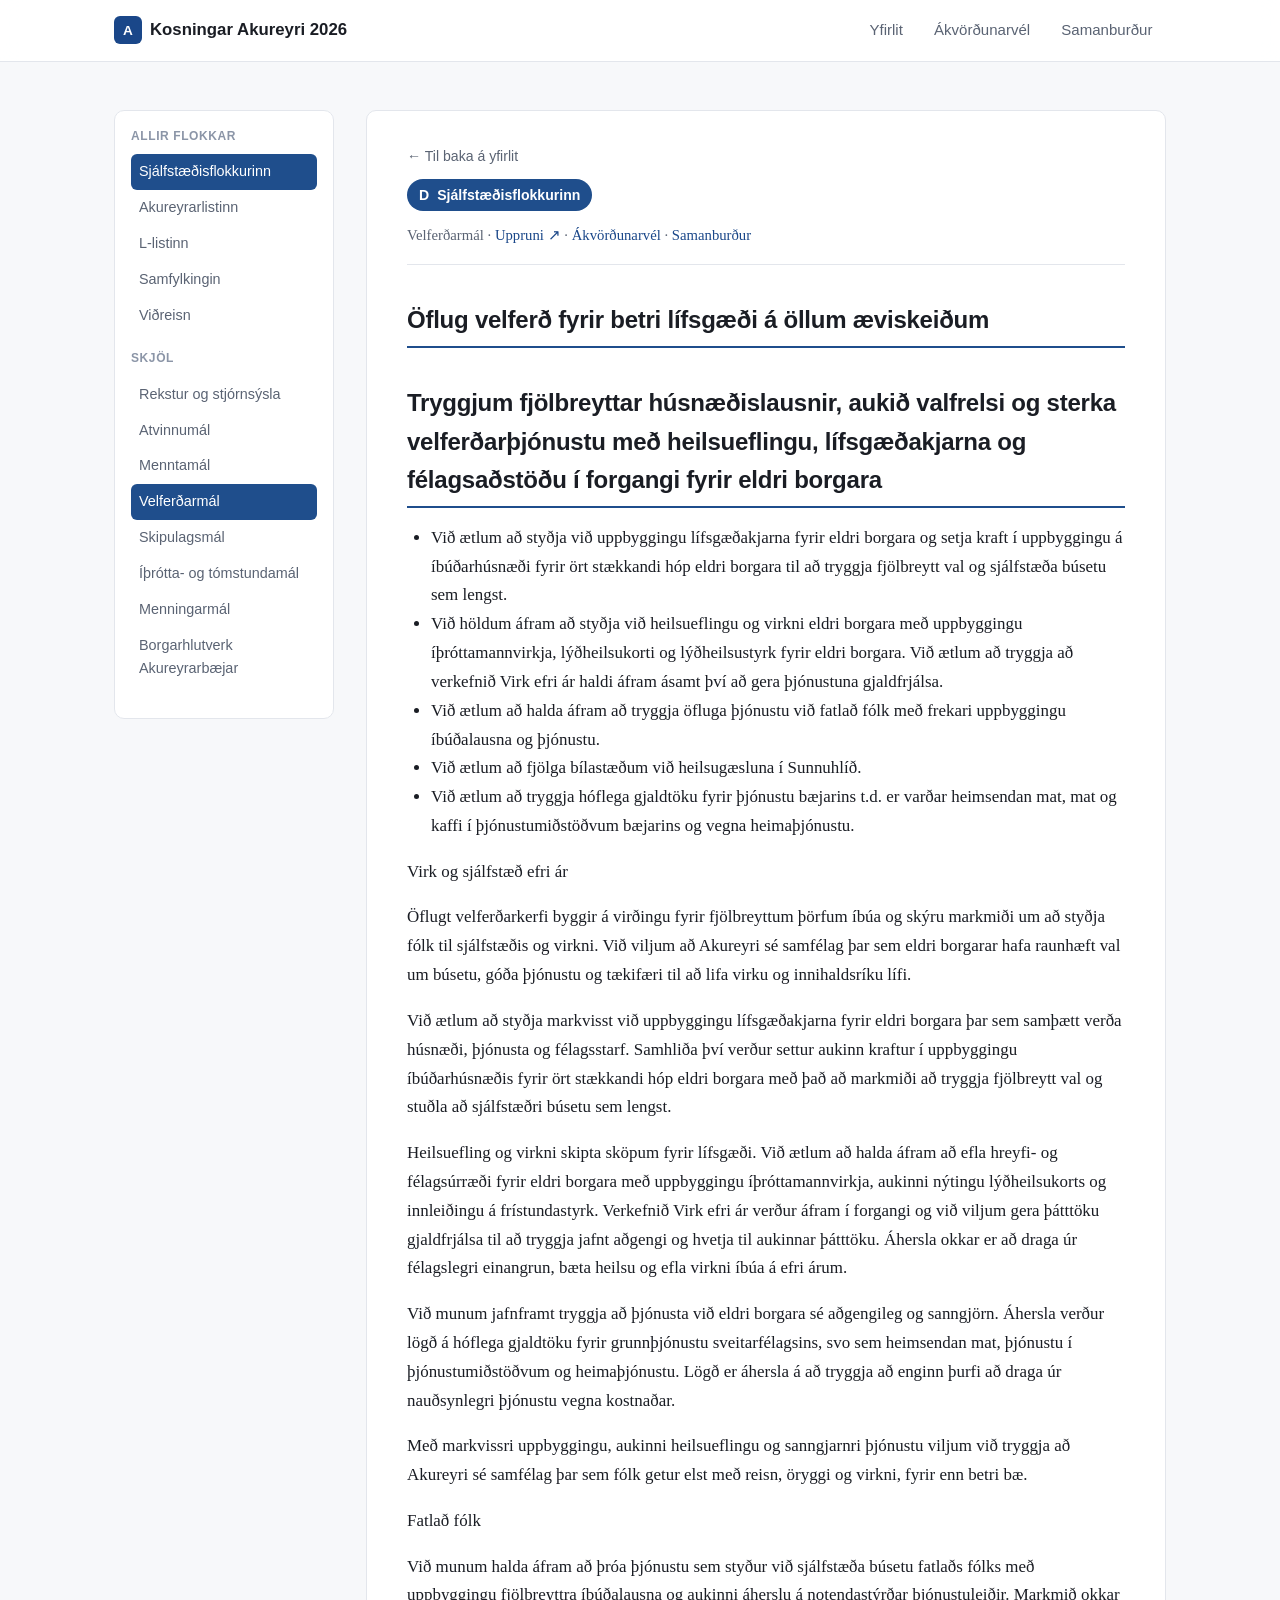
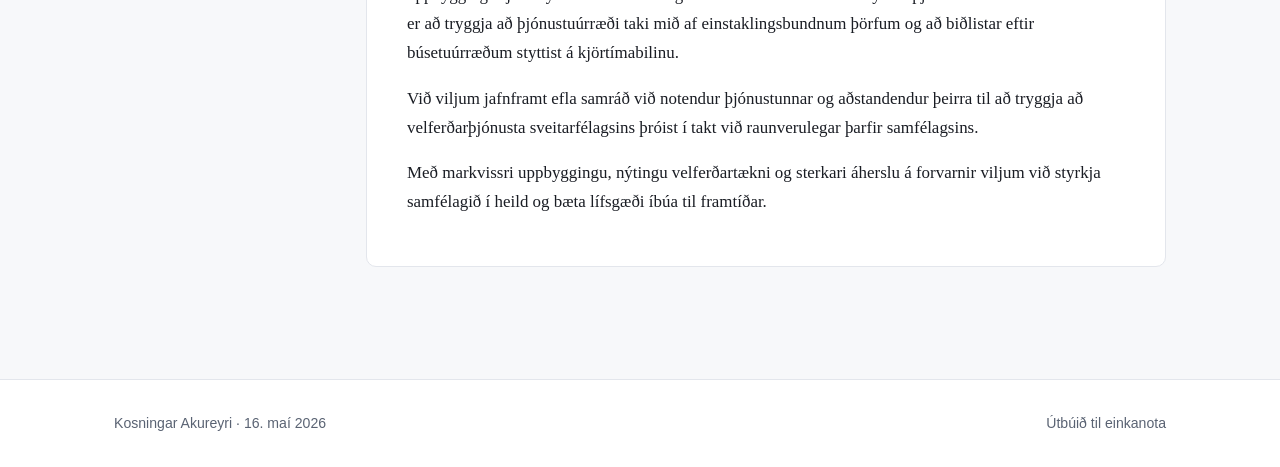
<file: stefnuskra/sjalfstaedisflokkurinn-velferd.html>
<!DOCTYPE html>
<html lang="is">
<head>
  <meta charset="UTF-8">
  <meta name="viewport" content="width=device-width, initial-scale=1.0">
  <title>Velferðarmál — Sjálfstæðisflokkurinn · Kosningar Akureyri 2026</title>
  <meta name="description" content="Stefnuskrá Sjálfstæðisflokkurinn — Kosningar Akureyri 2026.">
  <link rel="stylesheet" href="../assets/styles.css">
</head>
<body>
  <header class="site-header">
    <nav class="site-nav">
      <a href="../index.html" class="site-logo">
        <span class="logo-mark">A</span>
        Kosningar Akureyri 2026
      </a>
      <div class="nav-links">
        <a href="../index.html">Yfirlit</a>
        <a href="../akvardanavel.html">Ákvörðunarvél</a>
        <a href="../samanburdur.html">Samanburður</a>
      </div>
    </nav>
  </header>

  <main>
    <section class="section">
      <div class="container">
        <div class="viewer-layout">
          <aside class="viewer-sidebar" style="--party-color: #1F4E8C;">
          <h4>Allir flokkar</h4>
          <ul>
          <li><a href="sjalfstaedisflokkurinn-rekstur.html" class="active" style="--party-color: #1F4E8C;">Sjálfstæðisflokkurinn</a></li>
          <li><a href="akureyrarlistinn.html">Akureyrarlistinn</a></li>
          <li><a href="l-listinn.html">L-listinn</a></li>
          <li><a href="samfylkingin.html">Samfylkingin</a></li>
          <li><a href="vidreisn.html">Viðreisn</a></li>
          </ul>
          <h4>Skjöl</h4>
          <ul>
          <li><a href="sjalfstaedisflokkurinn-rekstur.html">Rekstur og stjórnsýsla</a></li>
          <li><a href="sjalfstaedisflokkurinn-atvinna.html">Atvinnumál</a></li>
          <li><a href="sjalfstaedisflokkurinn-menntamal.html">Menntamál</a></li>
          <li><a href="sjalfstaedisflokkurinn-velferd.html" class="active" style="--party-color: #1F4E8C;">Velferðarmál</a></li>
          <li><a href="sjalfstaedisflokkurinn-skipulag.html">Skipulagsmál</a></li>
          <li><a href="sjalfstaedisflokkurinn-ithrott.html">Íþrótta- og tómstundamál</a></li>
          <li><a href="sjalfstaedisflokkurinn-menning.html">Menningarmál</a></li>
          <li><a href="sjalfstaedisflokkurinn-borgarhlutverk.html">Borgarhlutverk Akureyrarbæjar</a></li>
          </ul>
          </aside>
          <article class="viewer-content" style="--party-color: #1F4E8C;">
            <div class="viewer-header">
              <a href="../index.html" class="back-link">← Til baka á yfirlit</a>
              <div>
                <span class="party-pill" style="--party-color: #1F4E8C; background: #1F4E8C;">
                  <strong>D</strong> Sjálfstæðisflokkurinn
                </span>
              </div>
              <p class="text-muted" style="margin: 0.25rem 0 0; font-size: 0.92rem;">
                Velferðarmál
                · <a href="https://www.islendingur.is/" target="_blank" rel="noopener">Uppruni ↗</a>
                · <a href="../akvardanavel.html">Ákvörðunarvél</a>
                · <a href="../samanburdur.html">Samanburður</a>
              </p>
            </div>
            <h2>Öflug velferð fyrir betri lífsgæði á öllum æviskeiðum</h2>
<h2>Tryggjum fjölbreyttar húsnæðislausnir, aukið valfrelsi og sterka velferðarþjónustu með heilsueflingu, lífsgæðakjarna og félagsaðstöðu í forgangi fyrir eldri borgara</h2>
<ul>
<li>Við ætlum að styðja við uppbyggingu lífsgæðakjarna fyrir eldri borgara og setja kraft í uppbyggingu á íbúðarhúsnæði fyrir ört stækkandi hóp eldri borgara til að tryggja fjölbreytt val og sjálfstæða búsetu sem lengst.</li>
<li>Við höldum áfram að styðja við heilsueflingu og virkni eldri borgara með uppbyggingu íþróttamannvirkja, lýðheilsukorti og lýðheilsustyrk fyrir eldri borgara. Við ætlum að tryggja að verkefnið Virk efri ár haldi áfram ásamt því að gera þjónustuna gjaldfrjálsa.</li>
<li>Við ætlum að halda áfram að tryggja öfluga þjónustu við fatlað fólk með frekari uppbyggingu íbúðalausna og þjónustu.</li>
<li>Við ætlum að fjölga bílastæðum við heilsugæsluna í Sunnuhlíð.</li>
<li>Við ætlum að tryggja hóflega gjaldtöku fyrir þjónustu bæjarins t.d. er varðar heimsendan mat, mat og kaffi í þjónustumiðstöðvum bæjarins og vegna heimaþjónustu.</li>
</ul>
<p>Virk og sjálfstæð efri ár</p>
<p>Öflugt velferðarkerfi byggir á virðingu fyrir fjölbreyttum þörfum íbúa og skýru markmiði um að styðja fólk til sjálfstæðis og virkni. Við viljum að Akureyri sé samfélag þar sem eldri borgarar hafa raunhæft val um búsetu, góða þjónustu og tækifæri til að lifa virku og innihaldsríku lífi.</p>
<p>Við ætlum að styðja markvisst við uppbyggingu lífsgæðakjarna fyrir eldri borgara þar sem samþætt verða húsnæði, þjónusta og félagsstarf. Samhliða því verður settur aukinn kraftur í uppbyggingu íbúðarhúsnæðis fyrir ört stækkandi hóp eldri borgara með það að markmiði að tryggja fjölbreytt val og stuðla að sjálfstæðri búsetu sem lengst.</p>
<p>Heilsuefling og virkni skipta sköpum fyrir lífsgæði. Við ætlum að halda áfram að efla hreyfi- og félagsúrræði fyrir eldri borgara með uppbyggingu íþróttamannvirkja, aukinni nýtingu lýðheilsukorts og innleiðingu á frístundastyrk. Verkefnið Virk efri ár verður áfram í forgangi og við viljum gera þátttöku gjaldfrjálsa til að tryggja jafnt aðgengi og hvetja til aukinnar þátttöku. Áhersla okkar er að draga úr félagslegri einangrun, bæta heilsu og efla virkni íbúa á efri árum.</p>
<p>Við munum jafnframt tryggja að þjónusta við eldri borgara sé aðgengileg og sanngjörn. Áhersla verður lögð á hóflega gjaldtöku fyrir grunnþjónustu sveitarfélagsins, svo sem heimsendan mat, þjónustu í þjónustumiðstöðvum og heimaþjónustu. Lögð er áhersla á að tryggja að enginn þurfi að draga úr nauðsynlegri þjónustu vegna kostnaðar.</p>
<p>Með markvissri uppbyggingu, aukinni heilsueflingu og sanngjarnri þjónustu viljum við tryggja að Akureyri sé samfélag þar sem fólk getur elst með reisn, öryggi og virkni, fyrir enn betri bæ.</p>
<p>Fatlað fólk</p>
<p>Við munum halda áfram að þróa þjónustu sem styður við sjálfstæða búsetu fatlaðs fólks með uppbyggingu fjölbreyttra íbúðalausna og aukinni áherslu á notendastýrðar þjónustuleiðir. Markmið okkar er að tryggja að þjónustuúrræði taki mið af einstaklingsbundnum þörfum og að biðlistar eftir búsetuúrræðum styttist á kjörtímabilinu.</p>
<p>Við viljum jafnframt efla samráð við notendur þjónustunnar og aðstandendur þeirra til að tryggja að velferðarþjónusta sveitarfélagsins þróist í takt við raunverulegar þarfir samfélagsins.</p>
<p>Með markvissri uppbyggingu, nýtingu velferðartækni og sterkari áherslu á forvarnir viljum við styrkja samfélagið í heild og bæta lífsgæði íbúa til framtíðar.</p>
          </article>
        </div>
      </div>
    </section>
  </main>

  <footer class="site-footer">
    <div class="container">
      <div class="footer-content">
        <span>Kosningar Akureyri · 16. maí 2026</span>
        <span class="text-muted">Útbúið til einkanota</span>
      </div>
    </div>
  </footer>
</body>
</html>
</file>
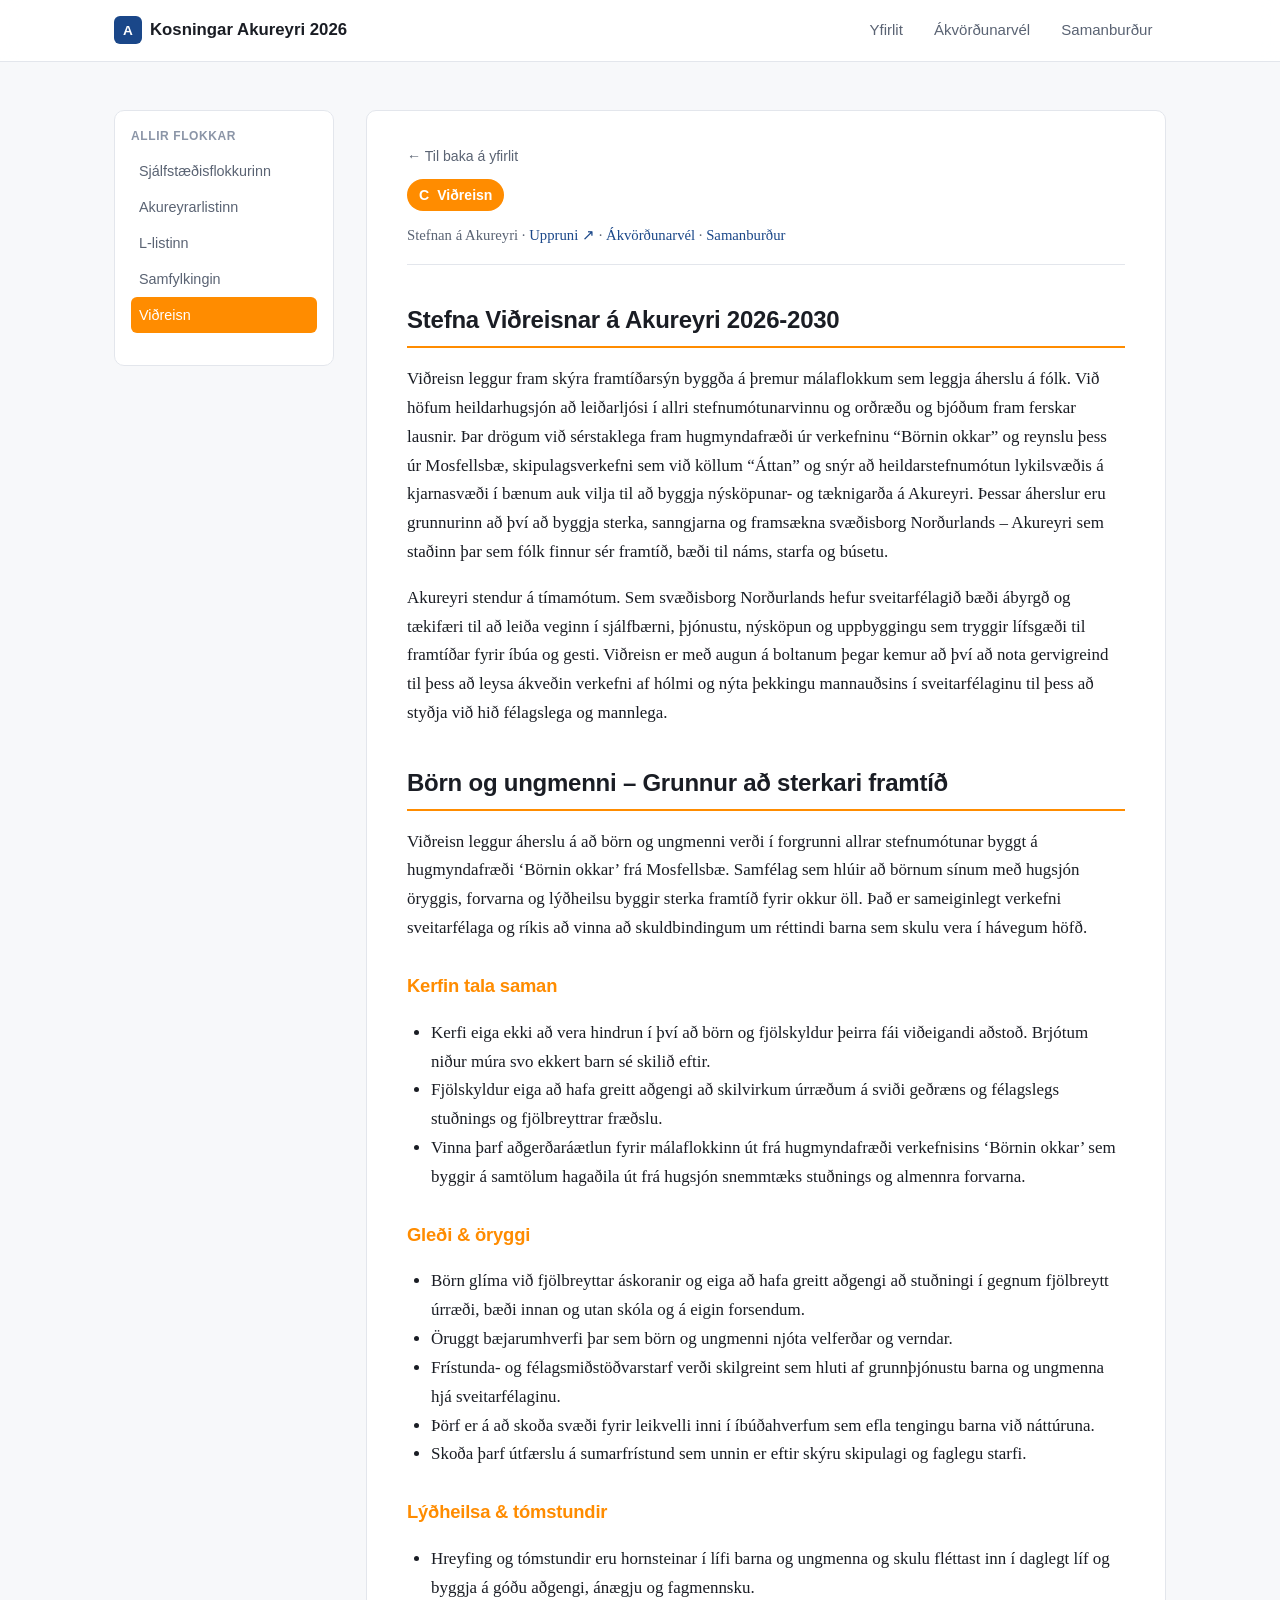
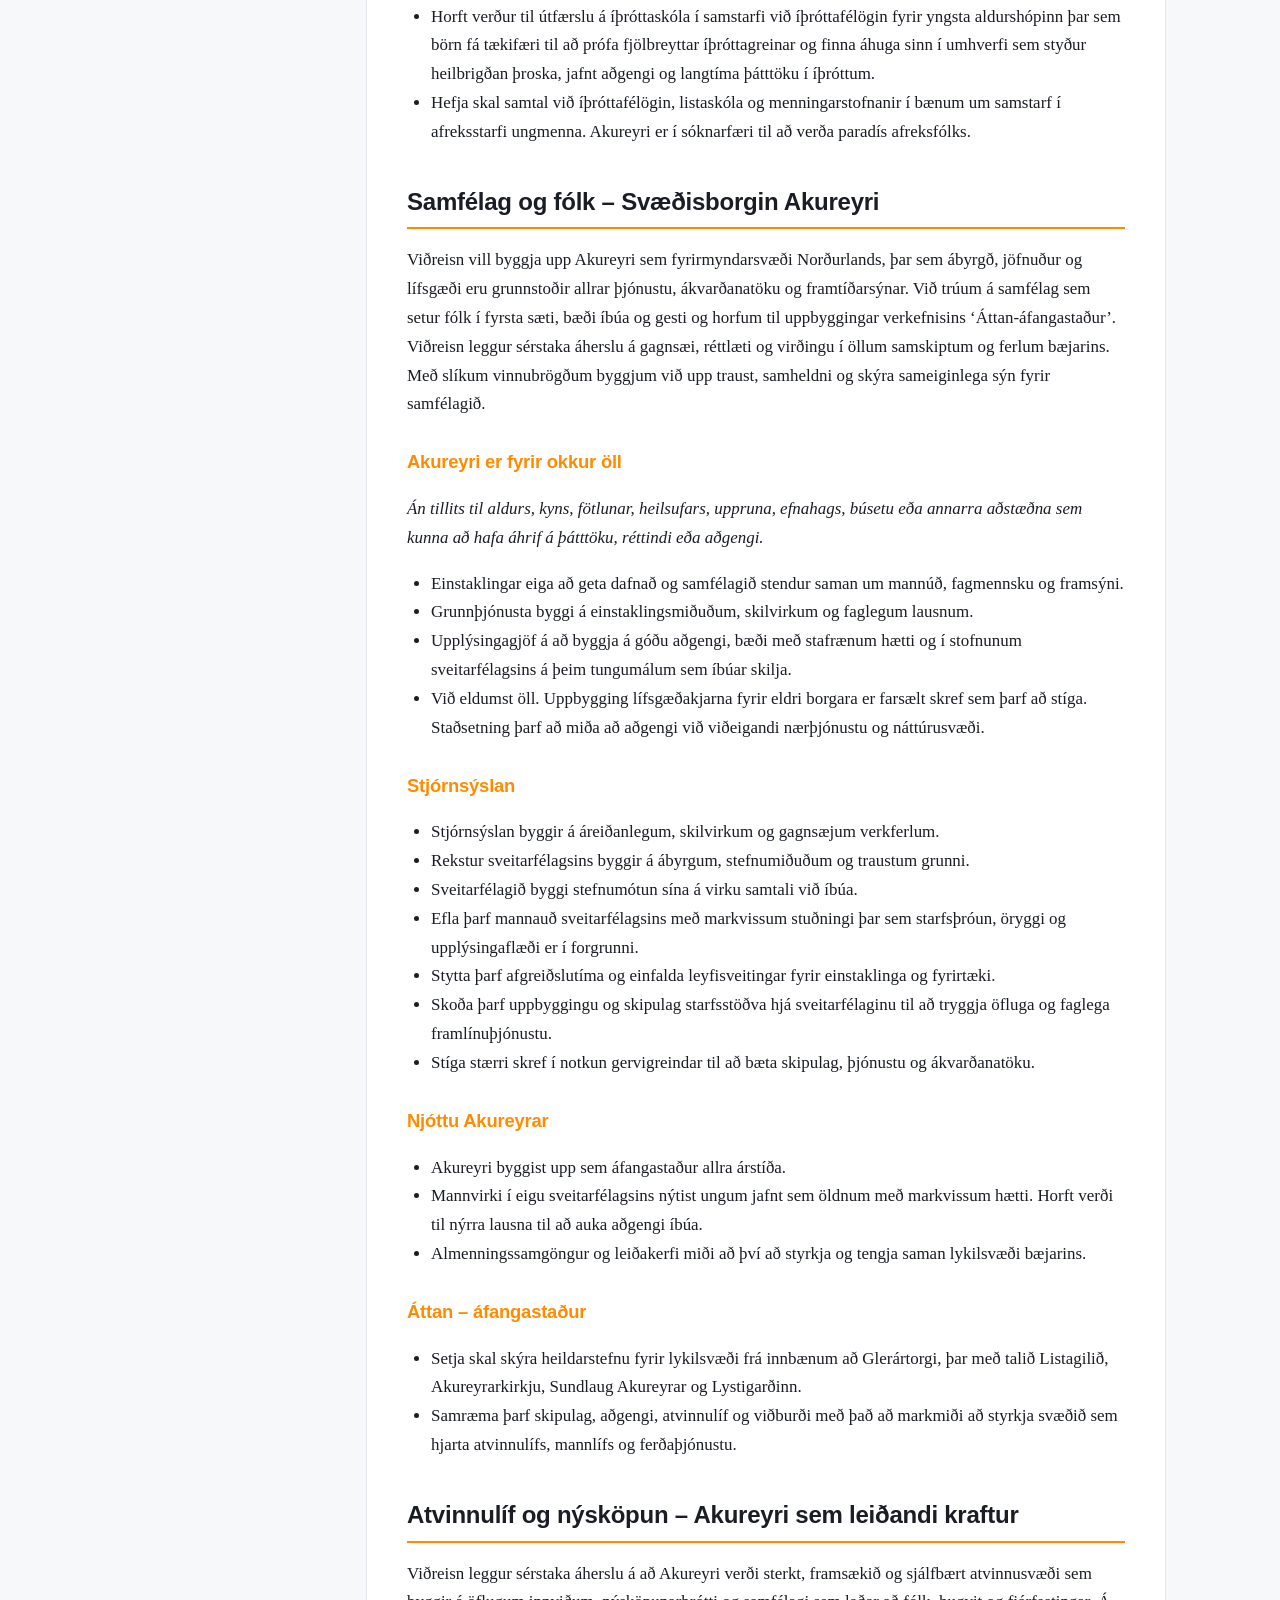
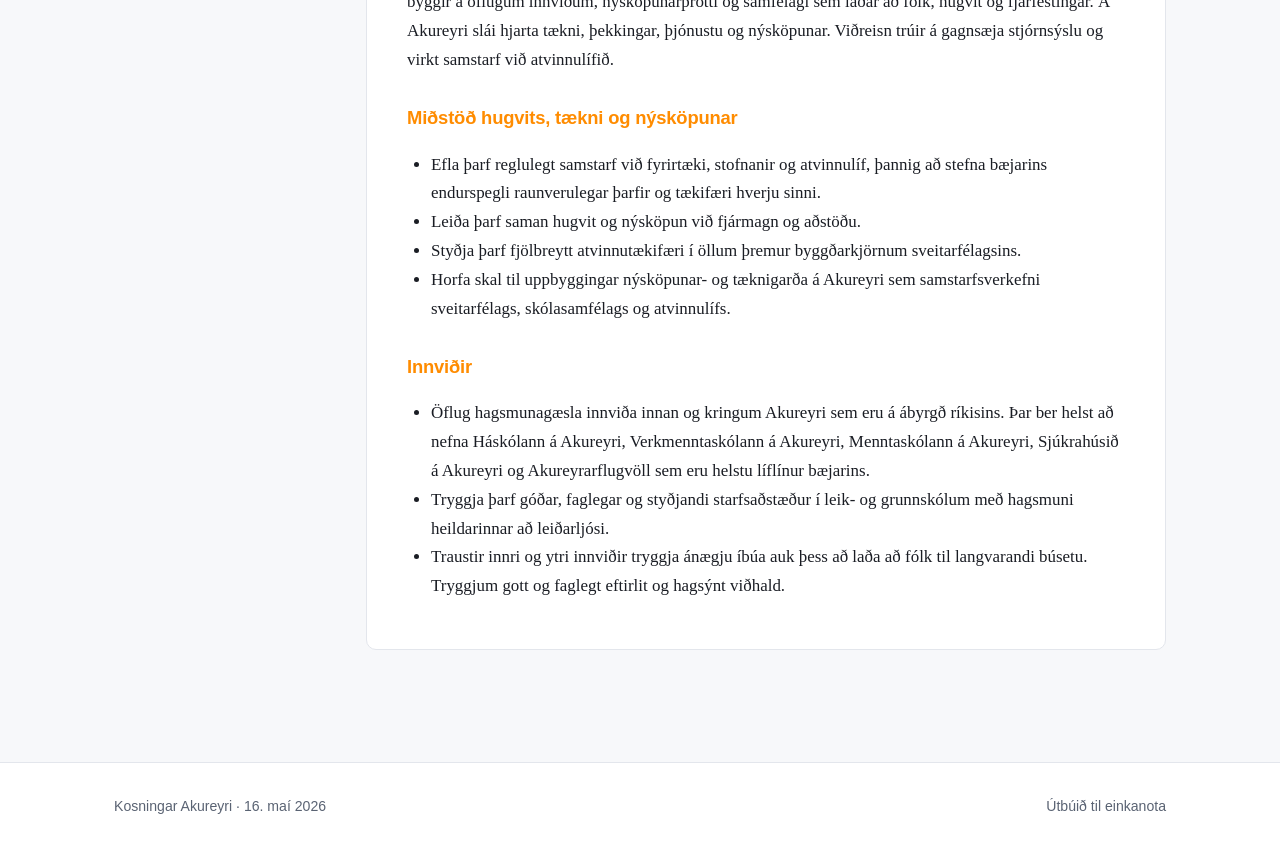
<file: stefnuskra/vidreisn.html>
<!DOCTYPE html>
<html lang="is">
<head>
  <meta charset="UTF-8">
  <meta name="viewport" content="width=device-width, initial-scale=1.0">
  <title>Stefnan á Akureyri — Viðreisn · Kosningar Akureyri 2026</title>
  <meta name="description" content="Stefnuskrá Viðreisn — Kosningar Akureyri 2026.">
  <link rel="stylesheet" href="../assets/styles.css">
</head>
<body>
  <header class="site-header">
    <nav class="site-nav">
      <a href="../index.html" class="site-logo">
        <span class="logo-mark">A</span>
        Kosningar Akureyri 2026
      </a>
      <div class="nav-links">
        <a href="../index.html">Yfirlit</a>
        <a href="../akvardanavel.html">Ákvörðunarvél</a>
        <a href="../samanburdur.html">Samanburður</a>
      </div>
    </nav>
  </header>

  <main>
    <section class="section">
      <div class="container">
        <div class="viewer-layout">
          <aside class="viewer-sidebar" style="--party-color: #FF8C00;">
          <h4>Allir flokkar</h4>
          <ul>
          <li><a href="sjalfstaedisflokkurinn-rekstur.html">Sjálfstæðisflokkurinn</a></li>
          <li><a href="akureyrarlistinn.html">Akureyrarlistinn</a></li>
          <li><a href="l-listinn.html">L-listinn</a></li>
          <li><a href="samfylkingin.html">Samfylkingin</a></li>
          <li><a href="vidreisn.html" class="active" style="--party-color: #FF8C00;">Viðreisn</a></li>
          </ul>
          </aside>
          <article class="viewer-content" style="--party-color: #FF8C00;">
            <div class="viewer-header">
              <a href="../index.html" class="back-link">← Til baka á yfirlit</a>
              <div>
                <span class="party-pill" style="--party-color: #FF8C00; background: #FF8C00;">
                  <strong>C</strong> Viðreisn
                </span>
              </div>
              <p class="text-muted" style="margin: 0.25rem 0 0; font-size: 0.92rem;">
                Stefnan á Akureyri
                · <a href="https://vidreisn.is/akureyri/stefnan/" target="_blank" rel="noopener">Uppruni ↗</a>
                · <a href="../akvardanavel.html">Ákvörðunarvél</a>
                · <a href="../samanburdur.html">Samanburður</a>
              </p>
            </div>
            <h2>Stefna Viðreisnar á Akureyri 2026-2030</h2>
<p>Viðreisn leggur fram skýra framtíðarsýn byggða á þremur málaflokkum sem leggja áherslu á fólk. Við höfum heildarhugsjón að leiðarljósi í allri stefnumótunarvinnu og orðræðu og bjóðum fram ferskar lausnir. Þar drögum við sérstaklega fram hugmyndafræði úr verkefninu “Börnin okkar” og reynslu þess úr Mosfellsbæ, skipulagsverkefni sem við köllum “Áttan” og snýr að heildarstefnumótun lykilsvæðis á kjarnasvæði í bænum auk vilja til að byggja nýsköpunar- og tæknigarða á Akureyri. Þessar áherslur eru grunnurinn að því að byggja sterka, sanngjarna og framsækna svæðisborg Norðurlands – Akureyri sem staðinn þar sem fólk finnur sér framtíð, bæði til náms, starfa og búsetu.</p>
<p>Akureyri stendur á tímamótum. Sem svæðisborg Norðurlands hefur sveitarfélagið bæði ábyrgð og tækifæri til að leiða veginn í sjálfbærni, þjónustu, nýsköpun og uppbyggingu sem tryggir lífsgæði til framtíðar fyrir íbúa og gesti. Viðreisn er með augun á boltanum þegar kemur að því að nota gervigreind til þess að leysa ákveðin verkefni af hólmi og nýta þekkingu mannauðsins í sveitarfélaginu til þess að styðja við hið félagslega og mannlega.</p>
<h2>Börn og ungmenni – Grunnur að sterkari framtíð</h2>
<p>Viðreisn leggur áherslu á að börn og ungmenni verði í forgrunni allrar stefnumótunar byggt á hugmyndafræði ‘Börnin okkar’ frá Mosfellsbæ. Samfélag sem hlúir að börnum sínum með hugsjón öryggis, forvarna og lýðheilsu byggir sterka framtíð fyrir okkur öll. Það er sameiginlegt verkefni sveitarfélaga og ríkis að vinna að skuldbindingum um réttindi barna sem skulu vera í hávegum höfð.</p>
<h3>Kerfin tala saman</h3>
<ul>
<li>Kerfi eiga ekki að vera hindrun í því að börn og fjölskyldur þeirra fái viðeigandi aðstoð. Brjótum niður múra svo ekkert barn sé skilið eftir.</li>
<li>Fjölskyldur eiga að hafa greitt aðgengi að skilvirkum úrræðum á sviði geðræns og félagslegs stuðnings og fjölbreyttrar fræðslu.</li>
<li>Vinna þarf aðgerðaráætlun fyrir málaflokkinn út frá hugmyndafræði verkefnisins ‘Börnin okkar’ sem byggir á samtölum hagaðila út frá hugsjón snemmtæks stuðnings og almennra forvarna.</li>
</ul>
<h3>Gleði &amp; öryggi</h3>
<ul>
<li>Börn glíma við fjölbreyttar áskoranir og eiga að hafa greitt aðgengi að stuðningi í gegnum fjölbreytt úrræði, bæði innan og utan skóla og á eigin forsendum.</li>
<li>Öruggt bæjarumhverfi þar sem börn og ungmenni njóta velferðar og verndar.</li>
<li>Frístunda- og félagsmiðstöðvarstarf verði skilgreint sem hluti af grunnþjónustu barna og ungmenna hjá sveitarfélaginu.</li>
<li>Þörf er á að skoða svæði fyrir leikvelli inni í íbúðahverfum sem efla tengingu barna við náttúruna.</li>
<li>Skoða þarf útfærslu á sumarfrístund sem unnin er eftir skýru skipulagi og faglegu starfi.</li>
</ul>
<h3>Lýðheilsa &amp; tómstundir</h3>
<ul>
<li>Hreyfing og tómstundir eru hornsteinar í lífi barna og ungmenna og skulu fléttast inn í daglegt líf og byggja á góðu aðgengi, ánægju og fagmennsku.</li>
<li>Horft verður til útfærslu á íþróttaskóla í samstarfi við íþróttafélögin fyrir yngsta aldurshópinn þar sem börn fá tækifæri til að prófa fjölbreyttar íþróttagreinar og finna áhuga sinn í umhverfi sem styður heilbrigðan þroska, jafnt aðgengi og langtíma þátttöku í íþróttum.</li>
<li>Hefja skal samtal við íþróttafélögin, listaskóla og menningarstofnanir í bænum um samstarf í afreksstarfi ungmenna. Akureyri er í sóknarfæri til að verða paradís afreksfólks.</li>
</ul>
<h2>Samfélag og fólk – Svæðisborgin Akureyri</h2>
<p>Viðreisn vill byggja upp Akureyri sem fyrirmyndarsvæði Norðurlands, þar sem ábyrgð, jöfnuður og lífsgæði eru grunnstoðir allrar þjónustu, ákvarðanatöku og framtíðarsýnar. Við trúum á samfélag sem setur fólk í fyrsta sæti, bæði íbúa og gesti og horfum til uppbyggingar verkefnisins ‘Áttan-áfangastaður’. Viðreisn leggur sérstaka áherslu á gagnsæi, réttlæti og virðingu í öllum samskiptum og ferlum bæjarins. Með slíkum vinnubrögðum byggjum við upp traust, samheldni og skýra sameiginlega sýn fyrir samfélagið.</p>
<h3>Akureyri er fyrir okkur öll</h3>
<p><em>Án tillits til aldurs, kyns, fötlunar, heilsufars, uppruna, efnahags, búsetu eða annarra aðstæðna sem kunna að hafa áhrif á þátttöku, réttindi eða aðgengi.</em></p>
<ul>
<li>Einstaklingar eiga að geta dafnað og samfélagið stendur saman um mannúð, fagmennsku og framsýni.</li>
<li>Grunnþjónusta byggi á einstaklingsmiðuðum, skilvirkum og faglegum lausnum.</li>
<li>Upplýsingagjöf á að byggja á góðu aðgengi, bæði með stafrænum hætti og í stofnunum sveitarfélagsins á þeim tungumálum sem íbúar skilja.</li>
<li>Við eldumst öll. Uppbygging lífsgæðakjarna fyrir eldri borgara er farsælt skref sem þarf að stíga. Staðsetning þarf að miða að aðgengi við viðeigandi nærþjónustu og náttúrusvæði.</li>
</ul>
<h3>Stjórnsýslan</h3>
<ul>
<li>Stjórnsýslan byggir á áreiðanlegum, skilvirkum og gagnsæjum verkferlum.</li>
<li>Rekstur sveitarfélagsins byggir á ábyrgum, stefnumiðuðum og traustum grunni.</li>
<li>Sveitarfélagið byggi stefnumótun sína á virku samtali við íbúa.</li>
<li>Efla þarf mannauð sveitarfélagsins með markvissum stuðningi þar sem starfsþróun, öryggi og upplýsingaflæði er í forgrunni.</li>
<li>Stytta þarf afgreiðslutíma og einfalda leyfisveitingar fyrir einstaklinga og fyrirtæki.</li>
<li>Skoða þarf uppbyggingu og skipulag starfsstöðva hjá sveitarfélaginu til að tryggja öfluga og faglega framlínuþjónustu.</li>
<li>Stíga stærri skref í notkun gervigreindar til að bæta skipulag, þjónustu og ákvarðanatöku.</li>
</ul>
<h3>Njóttu Akureyrar</h3>
<ul>
<li>Akureyri byggist upp sem áfangastaður allra árstíða.</li>
<li>Mannvirki í eigu sveitarfélagsins nýtist ungum jafnt sem öldnum með markvissum hætti. Horft verði til nýrra lausna til að auka aðgengi íbúa.</li>
<li>Almenningssamgöngur og leiðakerfi miði að því að styrkja og tengja saman lykilsvæði bæjarins.</li>
</ul>
<h3>Áttan – áfangastaður</h3>
<ul>
<li>Setja skal skýra heildarstefnu fyrir lykilsvæði frá innbænum að Glerártorgi, þar með talið Listagilið, Akureyrarkirkju, Sundlaug Akureyrar og Lystigarðinn.</li>
<li>Samræma þarf skipulag, aðgengi, atvinnulíf og viðburði með það að markmiði að styrkja svæðið sem hjarta atvinnulífs, mannlífs og ferðaþjónustu.</li>
</ul>
<h2>Atvinnulíf og nýsköpun – Akureyri sem leiðandi kraftur</h2>
<p>Viðreisn leggur sérstaka áherslu á að Akureyri verði sterkt, framsækið og sjálfbært atvinnusvæði sem byggir á öflugum innviðum, nýsköpunarþrótti og samfélagi sem laðar að fólk, hugvit og fjárfestingar. Á Akureyri slái hjarta tækni, þekkingar, þjónustu og nýsköpunar. Viðreisn trúir á gagnsæja stjórnsýslu og virkt samstarf við atvinnulífið.</p>
<h3>Miðstöð hugvits, tækni og nýsköpunar</h3>
<ul>
<li>Efla þarf reglulegt samstarf við fyrirtæki, stofnanir og atvinnulíf, þannig að stefna bæjarins endurspegli raunverulegar þarfir og tækifæri hverju sinni.</li>
<li>Leiða þarf saman hugvit og nýsköpun við fjármagn og aðstöðu.</li>
<li>Styðja þarf fjölbreytt atvinnutækifæri í öllum þremur byggðarkjörnum sveitarfélagsins.</li>
<li>Horfa skal til uppbyggingar nýsköpunar- og tæknigarða á Akureyri sem samstarfsverkefni sveitarfélags, skólasamfélags og atvinnulífs.</li>
</ul>
<h3>Innviðir</h3>
<ul>
<li>Öflug hagsmunagæsla innviða innan og kringum Akureyri sem eru á ábyrgð ríkisins. Þar ber helst að nefna Háskólann á Akureyri, Verkmenntaskólann á Akureyri, Menntaskólann á Akureyri, Sjúkrahúsið á Akureyri og Akureyrarflugvöll sem eru helstu líflínur bæjarins.</li>
<li>Tryggja þarf góðar, faglegar og styðjandi starfsaðstæður í leik- og grunnskólum með hagsmuni heildarinnar að leiðarljósi.</li>
<li>Traustir innri og ytri innviðir tryggja ánægju íbúa auk þess að laða að fólk til langvarandi búsetu. Tryggjum gott og faglegt eftirlit og hagsýnt viðhald.</li>
</ul>
          </article>
        </div>
      </div>
    </section>
  </main>

  <footer class="site-footer">
    <div class="container">
      <div class="footer-content">
        <span>Kosningar Akureyri · 16. maí 2026</span>
        <span class="text-muted">Útbúið til einkanota</span>
      </div>
    </div>
  </footer>
</body>
</html>
</file>
<file: assets/styles.css>
/* Kosningar Akureyri 2026 — Stílar */

:root {
  color-scheme: light;
  --bg: #f7f8fa;
  --surface: #ffffff;
  --surface-alt: #f1f3f7;
  --border: #e3e6ec;
  --border-strong: #c7ccd6;
  --text: #1a1d24;
  --text-muted: #5a6373;
  --text-faint: #8b95a7;
  --accent: #1a4789;
  --accent-hover: #133769;
  --shadow-sm: 0 1px 2px rgba(15, 22, 36, 0.04), 0 1px 3px rgba(15, 22, 36, 0.06);
  --shadow-md: 0 4px 12px rgba(15, 22, 36, 0.08);
  --radius-sm: 6px;
  --radius-md: 10px;
  --radius-lg: 16px;

  --font-sans: -apple-system, BlinkMacSystemFont, "Segoe UI", "Helvetica Neue",
    Arial, "Noto Sans", sans-serif, "Apple Color Emoji", "Segoe UI Emoji";
  --font-serif: "Iowan Old Style", "Apple Garamond", Baskerville, Georgia,
    "Times New Roman", serif;

  --sjalfstaedisflokkurinn: #1F4E8C;
  --akureyrarlistinn: #2D9C5C;
  --l-listinn: #8B6F47;
  --samfylkingin: #E63946;
  --vidreisn: #FF8C00;
}

* { box-sizing: border-box; }

html { scroll-behavior: smooth; }

body {
  margin: 0;
  font-family: var(--font-sans);
  font-size: 16px;
  line-height: 1.6;
  color: var(--text);
  background: var(--bg);
  -webkit-font-smoothing: antialiased;
  -moz-osx-font-smoothing: grayscale;
}

a {
  color: var(--accent);
  text-decoration: none;
  transition: color 0.15s ease;
}
a:hover { color: var(--accent-hover); text-decoration: underline; }

.container {
  max-width: 1100px;
  margin: 0 auto;
  padding: 0 1.5rem;
}

.container-narrow {
  max-width: 760px;
  margin: 0 auto;
  padding: 0 1.5rem;
}

/* ==== Site nav ==== */
.site-header {
  background: var(--surface);
  border-bottom: 1px solid var(--border);
  position: sticky;
  top: 0;
  z-index: 100;
  backdrop-filter: blur(12px);
  background: color-mix(in srgb, var(--surface) 90%, transparent);
}

.site-nav {
  display: flex;
  align-items: center;
  justify-content: space-between;
  padding: 0.75rem 1.5rem;
  max-width: 1100px;
  margin: 0 auto;
  gap: 1rem;
  flex-wrap: wrap;
}

.site-logo {
  font-weight: 700;
  font-size: 1.05rem;
  color: var(--text);
  display: flex;
  align-items: center;
  gap: 0.5rem;
}
.site-logo:hover { text-decoration: none; }
.site-logo .logo-mark {
  background: var(--accent);
  color: white;
  width: 28px;
  height: 28px;
  border-radius: 6px;
  display: inline-flex;
  align-items: center;
  justify-content: center;
  font-size: 0.85rem;
  font-weight: 800;
}

.nav-links {
  display: flex;
  gap: 0.25rem;
  flex-wrap: wrap;
}
.nav-links a {
  padding: 0.4rem 0.85rem;
  border-radius: var(--radius-sm);
  color: var(--text-muted);
  font-size: 0.94rem;
  font-weight: 500;
}
.nav-links a:hover {
  background: var(--surface-alt);
  color: var(--text);
  text-decoration: none;
}
.nav-links a.active {
  background: var(--accent);
  color: white;
}

/* ==== Hero ==== */
.hero {
  padding: 4rem 0 3rem;
  text-align: center;
}
.hero h1 {
  font-size: clamp(2rem, 5vw, 3.25rem);
  margin: 0 0 0.75rem;
  letter-spacing: -0.02em;
  line-height: 1.1;
}
.hero .lead {
  font-size: 1.2rem;
  color: var(--text-muted);
  max-width: 640px;
  margin: 0 auto 2rem;
}
.hero .meta {
  display: inline-flex;
  align-items: center;
  gap: 0.5rem;
  font-size: 0.85rem;
  color: var(--text-faint);
  margin-bottom: 1rem;
  padding: 0.3rem 0.85rem;
  background: var(--surface);
  border: 1px solid var(--border);
  border-radius: 999px;
}

/* ==== Sections ==== */
.section {
  padding: 3rem 0;
}
.section h2 {
  font-size: 1.75rem;
  margin: 0 0 0.5rem;
  letter-spacing: -0.01em;
}
.section .section-lead {
  color: var(--text-muted);
  margin: 0 0 2rem;
  font-size: 1.05rem;
}

/* ==== Cards ==== */
.card-grid {
  display: grid;
  grid-template-columns: repeat(auto-fit, minmax(260px, 1fr));
  gap: 1rem;
}

.card {
  background: var(--surface);
  border: 1px solid var(--border);
  border-radius: var(--radius-md);
  padding: 1.25rem;
  transition: border-color 0.15s ease, box-shadow 0.15s ease, transform 0.15s ease;
}
.card:hover {
  border-color: var(--border-strong);
  box-shadow: var(--shadow-md);
}

a.card { color: inherit; display: block; }
a.card:hover { text-decoration: none; transform: translateY(-2px); }

.card .card-title {
  font-weight: 700;
  font-size: 1.05rem;
  margin: 0 0 0.25rem;
}
.card .card-sub {
  color: var(--text-muted);
  font-size: 0.9rem;
  margin: 0 0 0.75rem;
}

/* ==== Quick-action cards on homepage ==== */
.action-card {
  background: var(--surface);
  border: 1px solid var(--border);
  border-radius: var(--radius-lg);
  padding: 1.5rem;
  display: flex;
  flex-direction: column;
  gap: 0.5rem;
  text-decoration: none;
  color: inherit;
  transition: all 0.15s ease;
}
.action-card:hover {
  border-color: var(--accent);
  box-shadow: var(--shadow-md);
  transform: translateY(-2px);
  text-decoration: none;
}
.action-card .icon {
  font-size: 2rem;
  margin-bottom: 0.5rem;
}
.action-card h3 {
  margin: 0;
  font-size: 1.15rem;
}
.action-card p {
  margin: 0;
  color: var(--text-muted);
  font-size: 0.95rem;
}

/* ==== Party cards ==== */
.party-card {
  background: var(--surface);
  border: 1px solid var(--border);
  border-left: 4px solid var(--party-color, var(--accent));
  border-radius: var(--radius-md);
  padding: 1.25rem;
  text-decoration: none;
  color: inherit;
  display: block;
  transition: all 0.15s ease;
}
.party-card:hover {
  border-color: var(--party-color, var(--accent));
  border-left-color: var(--party-color, var(--accent));
  box-shadow: var(--shadow-md);
  text-decoration: none;
  transform: translateY(-2px);
}
.party-card .party-letter {
  background: var(--party-color, var(--accent));
  color: white;
  width: 32px;
  height: 32px;
  border-radius: 8px;
  display: inline-flex;
  align-items: center;
  justify-content: center;
  font-weight: 800;
  font-size: 1rem;
  margin-bottom: 0.5rem;
}
.party-card h3 {
  margin: 0 0 0.25rem;
  font-size: 1.1rem;
}
.party-card p {
  margin: 0;
  color: var(--text-muted);
  font-size: 0.9rem;
}

/* ==== Buttons ==== */
.btn {
  display: inline-flex;
  align-items: center;
  gap: 0.5rem;
  padding: 0.55rem 1.05rem;
  border-radius: var(--radius-sm);
  font-size: 0.95rem;
  font-weight: 500;
  border: 1px solid var(--border-strong);
  background: var(--surface);
  color: var(--text);
  cursor: pointer;
  transition: all 0.15s ease;
  text-decoration: none;
}
.btn:hover {
  background: var(--surface-alt);
  border-color: var(--text-faint);
  text-decoration: none;
}
.btn-primary {
  background: var(--accent);
  border-color: var(--accent);
  color: white;
}
.btn-primary:hover {
  background: var(--accent-hover);
  border-color: var(--accent-hover);
  color: white;
}
.btn-group {
  display: flex;
  gap: 0.5rem;
  flex-wrap: wrap;
}

/* ==== Sliders / Decision matrix ==== */
.matrix-grid {
  display: grid;
  grid-template-columns: 1fr 1fr;
  gap: 2rem;
}
@media (max-width: 900px) {
  .matrix-grid { grid-template-columns: 1fr; }
}

.sliders-panel {
  background: var(--surface);
  border: 1px solid var(--border);
  border-radius: var(--radius-md);
  padding: 1.5rem;
}
.sliders-panel h3 {
  margin: 0 0 0.25rem;
  font-size: 1.15rem;
}
.sliders-panel .panel-lead {
  color: var(--text-muted);
  font-size: 0.93rem;
  margin: 0 0 1.25rem;
}

.slider-row {
  margin-bottom: 1.25rem;
}
.slider-row:last-child {
  margin-bottom: 0;
}
.slider-row .slider-label {
  display: flex;
  justify-content: space-between;
  align-items: baseline;
  gap: 0.5rem;
  margin-bottom: 0.4rem;
}
.slider-row .label-text {
  font-weight: 500;
  font-size: 0.95rem;
}
.slider-row .label-icon {
  margin-right: 0.25rem;
}
.slider-row .label-value {
  font-variant-numeric: tabular-nums;
  font-weight: 600;
  font-size: 0.9rem;
  color: var(--accent);
  background: var(--surface-alt);
  padding: 0.1rem 0.5rem;
  border-radius: 4px;
}
.slider-row .topic-desc {
  font-size: 0.82rem;
  color: var(--text-faint);
  margin: 0.2rem 0 0.5rem;
}
.slider-row input[type="range"] {
  width: 100%;
  height: 6px;
  -webkit-appearance: none;
  appearance: none;
  background: var(--surface-alt);
  border-radius: 999px;
  outline: none;
  cursor: pointer;
  accent-color: var(--accent);
}
.slider-row input[type="range"]::-webkit-slider-thumb {
  -webkit-appearance: none;
  appearance: none;
  width: 18px;
  height: 18px;
  border-radius: 50%;
  background: var(--accent);
  cursor: pointer;
  border: 2px solid var(--surface);
  box-shadow: var(--shadow-sm);
}
.slider-row input[type="range"]::-moz-range-thumb {
  width: 18px;
  height: 18px;
  border-radius: 50%;
  background: var(--accent);
  cursor: pointer;
  border: 2px solid var(--surface);
}

.preset-buttons {
  display: flex;
  gap: 0.5rem;
  margin-bottom: 1.5rem;
  padding-bottom: 1.25rem;
  border-bottom: 1px solid var(--border);
  flex-wrap: wrap;
}

/* ==== Match results panel ==== */
.results-panel {
  position: sticky;
  top: 5rem;
  align-self: start;
}

.match-card {
  background: var(--surface);
  border: 1px solid var(--border);
  border-radius: var(--radius-md);
  padding: 1.25rem;
  margin-bottom: 0.75rem;
  border-left: 4px solid var(--party-color, var(--accent));
  transition: all 0.3s ease;
}
.match-card.rank-1 {
  background: linear-gradient(135deg, var(--party-color-light, var(--surface)) 0%, var(--surface) 60%);
  border-color: var(--party-color, var(--accent));
}
.match-card .match-header {
  display: flex;
  justify-content: space-between;
  align-items: center;
  margin-bottom: 0.5rem;
}
.match-card .match-name {
  font-weight: 700;
  font-size: 1.05rem;
  display: flex;
  align-items: center;
  gap: 0.5rem;
}
.match-card .rank-badge {
  background: var(--surface-alt);
  color: var(--text-faint);
  width: 24px;
  height: 24px;
  border-radius: 50%;
  font-size: 0.75rem;
  font-weight: 700;
  display: inline-flex;
  align-items: center;
  justify-content: center;
}
.match-card.rank-1 .rank-badge {
  background: var(--party-color, var(--accent));
  color: white;
}
.match-card .match-percent {
  font-weight: 700;
  font-size: 1.5rem;
  color: var(--party-color, var(--accent));
  font-variant-numeric: tabular-nums;
}
.match-card .match-tagline {
  font-size: 0.88rem;
  color: var(--text-muted);
  margin: 0 0 0.6rem;
}
.match-card .match-bar {
  height: 6px;
  background: var(--surface-alt);
  border-radius: 999px;
  overflow: hidden;
  margin-bottom: 0.6rem;
}
.match-card .match-bar-fill {
  height: 100%;
  background: var(--party-color, var(--accent));
  transition: width 0.4s ease;
  border-radius: 999px;
}
.match-card .match-actions {
  display: flex;
  gap: 0.5rem;
  font-size: 0.85rem;
}
.match-card .match-actions a {
  color: var(--text-muted);
}

/* ==== Comparison matrix ==== */
.comparison-table-wrap {
  overflow-x: auto;
  background: var(--surface);
  border: 1px solid var(--border);
  border-radius: var(--radius-md);
}
table.comparison-table {
  width: 100%;
  border-collapse: collapse;
  font-size: 0.93rem;
}
table.comparison-table th,
table.comparison-table td {
  padding: 0.85rem 1rem;
  text-align: left;
  border-bottom: 1px solid var(--border);
  vertical-align: top;
}
table.comparison-table th {
  background: var(--surface-alt);
  font-weight: 600;
  position: sticky;
  top: 0;
}
table.comparison-table td.topic-cell {
  font-weight: 600;
  background: var(--surface-alt);
  position: sticky;
  left: 0;
  z-index: 1;
}
table.comparison-table .score-cell {
  text-align: center;
  white-space: nowrap;
}
.score-pill {
  display: inline-flex;
  align-items: center;
  gap: 0.3rem;
  padding: 0.15rem 0.5rem;
  border-radius: 999px;
  font-weight: 600;
  font-size: 0.85rem;
  background: var(--party-color-light, var(--surface-alt));
  color: var(--party-color, var(--text));
  border: 1px solid var(--party-color, var(--border));
}
.party-th {
  border-top: 4px solid var(--party-color, var(--accent)) !important;
  text-align: center;
}
.party-th .party-th-letter {
  display: inline-block;
  background: var(--party-color, var(--accent));
  color: white;
  width: 22px;
  height: 22px;
  border-radius: 5px;
  font-weight: 800;
  text-align: center;
  font-size: 0.8rem;
  line-height: 22px;
  margin-right: 0.4rem;
}

/* Topic detail expansion */
.topic-section {
  background: var(--surface);
  border: 1px solid var(--border);
  border-radius: var(--radius-md);
  margin-bottom: 1rem;
  overflow: hidden;
}
.topic-section-header {
  padding: 1rem 1.25rem;
  cursor: pointer;
  display: flex;
  align-items: center;
  justify-content: space-between;
  user-select: none;
  background: var(--surface);
  transition: background 0.15s ease;
}
.topic-section-header:hover {
  background: var(--surface-alt);
}
.topic-section-header h3 {
  margin: 0;
  font-size: 1.1rem;
  display: flex;
  align-items: center;
  gap: 0.5rem;
}
.topic-section-header .chevron {
  transition: transform 0.2s ease;
  color: var(--text-faint);
}
.topic-section.open .topic-section-header .chevron {
  transform: rotate(180deg);
}
.topic-section-body {
  display: none;
  padding: 0 1.25rem 1.25rem;
  border-top: 1px solid var(--border);
}
.topic-section.open .topic-section-body {
  display: block;
}
.party-points {
  display: grid;
  grid-template-columns: repeat(auto-fit, minmax(280px, 1fr));
  gap: 1rem;
  margin-top: 1rem;
}
.party-points .party-points-card {
  background: var(--surface-alt);
  border-left: 4px solid var(--party-color, var(--accent));
  border-radius: var(--radius-sm);
  padding: 0.85rem 1rem;
}
.party-points .party-points-card h4 {
  margin: 0 0 0.5rem;
  font-size: 0.95rem;
  display: flex;
  justify-content: space-between;
  align-items: center;
}
.party-points .party-points-card ul {
  margin: 0;
  padding-left: 1.1rem;
  font-size: 0.88rem;
  color: var(--text-muted);
}
.party-points .party-points-card ul li {
  margin-bottom: 0.3rem;
}

/* ==== Stefnuskrá viewer ==== */
.viewer-layout {
  display: grid;
  grid-template-columns: 220px 1fr;
  gap: 2rem;
}
@media (max-width: 900px) {
  .viewer-layout { grid-template-columns: 1fr; }
}
.viewer-sidebar {
  position: sticky;
  top: 5rem;
  align-self: start;
  background: var(--surface);
  border: 1px solid var(--border);
  border-radius: var(--radius-md);
  padding: 1rem;
  font-size: 0.9rem;
}
.viewer-sidebar h4 {
  margin: 0 0 0.5rem;
  font-size: 0.75rem;
  text-transform: uppercase;
  letter-spacing: 0.05em;
  color: var(--text-faint);
}
.viewer-sidebar ul {
  list-style: none;
  margin: 0 0 1rem;
  padding: 0;
}
.viewer-sidebar ul li a {
  display: block;
  padding: 0.4rem 0.5rem;
  border-radius: var(--radius-sm);
  color: var(--text-muted);
}
.viewer-sidebar ul li a:hover {
  background: var(--surface-alt);
  color: var(--text);
  text-decoration: none;
}
.viewer-sidebar ul li a.active {
  background: var(--party-color, var(--accent));
  color: white;
}
.viewer-sidebar ul li a.active:hover {
  color: white;
}
.viewer-content {
  background: var(--surface);
  border: 1px solid var(--border);
  border-radius: var(--radius-md);
  padding: 2rem 2.5rem;
  max-width: 100%;
  overflow-x: auto;
}
.viewer-content h1, .viewer-content h2, .viewer-content h3 {
  letter-spacing: -0.01em;
}
.viewer-content h1 { margin-top: 0; font-size: 2rem; }
.viewer-content h2 {
  font-size: 1.5rem;
  border-bottom: 2px solid var(--party-color, var(--border));
  padding-bottom: 0.4rem;
  margin-top: 2.25rem;
}
.viewer-content h3 {
  font-size: 1.15rem;
  margin-top: 1.75rem;
  color: var(--party-color, var(--text));
}
.viewer-content p, .viewer-content li {
  font-family: var(--font-serif);
  font-size: 1.06rem;
  line-height: 1.7;
}
.viewer-content ul {
  padding-left: 1.5rem;
}
.viewer-content blockquote {
  border-left: 4px solid var(--party-color, var(--border-strong));
  margin: 1rem 0;
  padding: 0.5rem 1rem;
  color: var(--text-muted);
  background: var(--surface-alt);
  border-radius: 0 var(--radius-sm) var(--radius-sm) 0;
}
.viewer-content table {
  width: 100%;
  border-collapse: collapse;
  margin: 1rem 0;
  font-size: 0.93rem;
}
.viewer-content th, .viewer-content td {
  padding: 0.6rem 0.85rem;
  border: 1px solid var(--border);
  text-align: left;
}
.viewer-content th {
  background: var(--surface-alt);
  font-weight: 600;
}
.viewer-content code {
  background: var(--surface-alt);
  padding: 0.1rem 0.4rem;
  border-radius: 4px;
  font-size: 0.92em;
}

.viewer-header {
  margin-bottom: 1.5rem;
  padding-bottom: 1rem;
  border-bottom: 1px solid var(--border);
}
.viewer-header .back-link {
  font-size: 0.88rem;
  color: var(--text-muted);
  display: inline-flex;
  align-items: center;
  gap: 0.25rem;
  margin-bottom: 0.75rem;
}
.viewer-header .party-pill {
  display: inline-flex;
  align-items: center;
  gap: 0.5rem;
  padding: 0.3rem 0.75rem;
  border-radius: 999px;
  background: var(--party-color, var(--accent));
  color: white;
  font-weight: 600;
  font-size: 0.88rem;
  margin-bottom: 0.5rem;
}

/* ==== Footer ==== */
.site-footer {
  border-top: 1px solid var(--border);
  background: var(--surface);
  padding: 2rem 0;
  margin-top: 4rem;
  color: var(--text-muted);
  font-size: 0.88rem;
}
.site-footer .footer-content {
  display: flex;
  justify-content: space-between;
  align-items: center;
  flex-wrap: wrap;
  gap: 0.5rem;
}

/* ==== Utility ==== */
.text-muted { color: var(--text-muted); }
.text-center { text-align: center; }
.mt-2 { margin-top: 1rem; }
.mt-4 { margin-top: 2rem; }
.disclaimer-banner {
  background: linear-gradient(135deg, #fff8e1, #fff3c4);
  border: 1px solid #f9d976;
  color: #6b5300;
  padding: 0.85rem 1.25rem;
  border-radius: var(--radius-md);
  font-size: 0.93rem;
  margin: 1rem 0 2rem;
}
.loading {
  text-align: center;
  padding: 3rem 0;
  color: var(--text-faint);
}

@media (max-width: 600px) {
  .container, .container-narrow { padding: 0 1rem; }
  .site-nav { padding: 0.5rem 1rem; }
  .nav-links a { padding: 0.35rem 0.6rem; font-size: 0.88rem; }
  .hero { padding: 2.5rem 0 2rem; }
  .viewer-content { padding: 1.25rem 1.5rem; }
}
</file>
